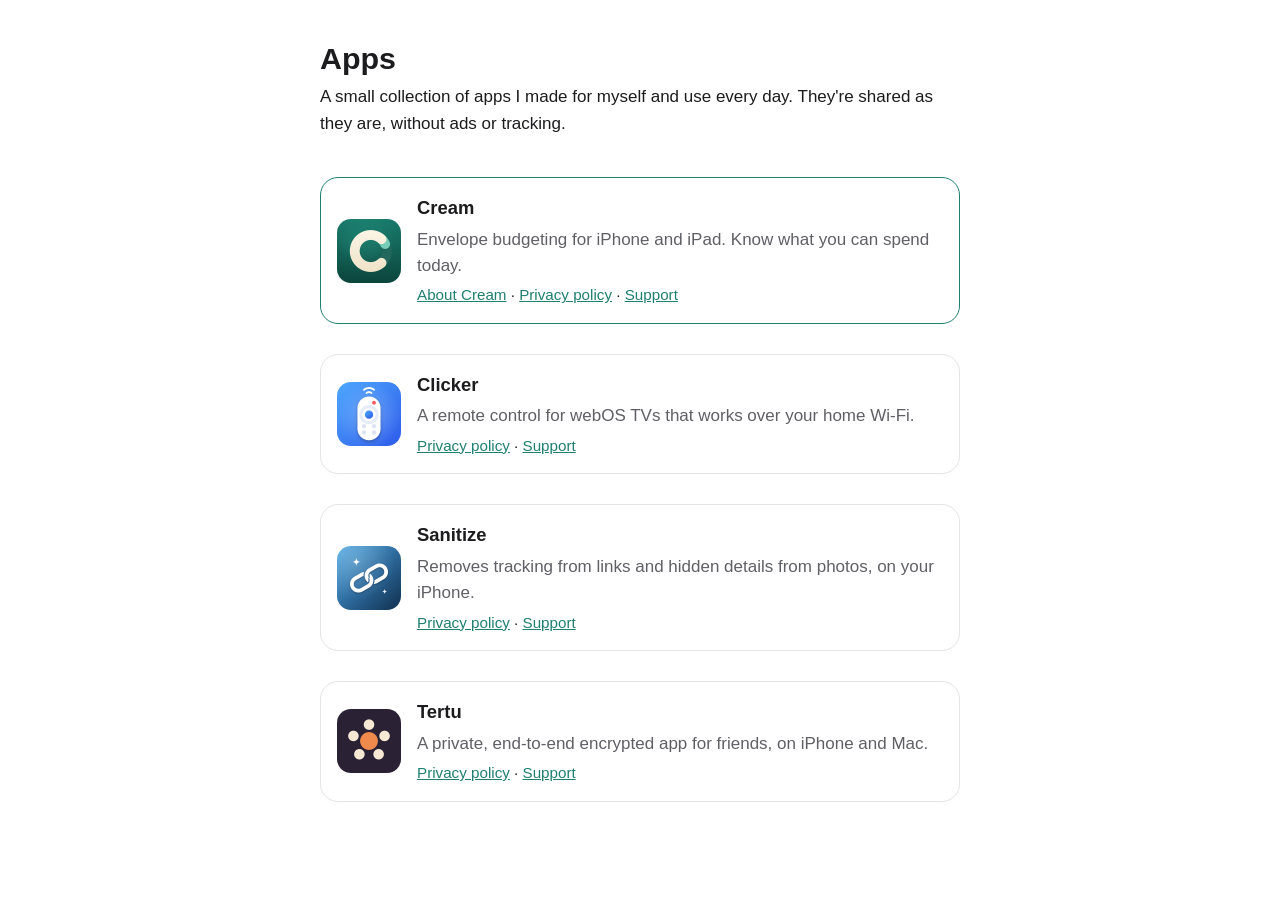
<file: index.html>
<!doctype html>
<html lang="en">
<head>
<meta charset="utf-8">
<meta name="viewport" content="width=device-width, initial-scale=1">
<title>Apps</title>
<link rel="stylesheet" href="style.css">
</head>
<body>
<main>
<h1>Apps</h1>
<p>A small collection of apps I made for myself and use every day. They're shared as they are, without ads or tracking.</p>

<ul class="apps">
  <li class="app featured">
    <img src="assets/icons/cream.png" alt="">
    <h2><a href="cream/">Cream</a></h2>
    <p class="meta">Envelope budgeting for iPhone and iPad. Know what you can spend today.</p>
    <p class="links"><a href="cream/">About Cream</a> · <a href="cream/privacy/">Privacy policy</a> · <a href="cream/support/">Support</a></p>
  </li>
  <li class="app">
    <img src="assets/icons/clicker.png" alt="">
    <h2>Clicker</h2>
    <p class="meta">A remote control for webOS TVs that works over your home Wi‑Fi.</p>
    <p class="links"><a href="tv-remote/privacy/">Privacy policy</a> · <a href="tv-remote/support/">Support</a></p>
  </li>
  <li class="app">
    <img src="assets/icons/sanitize.png" alt="">
    <h2>Sanitize</h2>
    <p class="meta">Removes tracking from links and hidden details from photos, on your iPhone.</p>
    <p class="links"><a href="clean-share/privacy/">Privacy policy</a> · <a href="clean-share/support/">Support</a></p>
  </li>
  <li class="app">
    <img src="assets/icons/tertu.png" alt="">
    <h2>Tertu</h2>
    <p class="meta">A private, end-to-end encrypted app for friends, on iPhone and Mac.</p>
    <p class="links"><a href="tertu/privacy/">Privacy policy</a> · <a href="tertu/support/">Support</a></p>
  </li>
</ul>
</main>
</body>
</html>
</file>
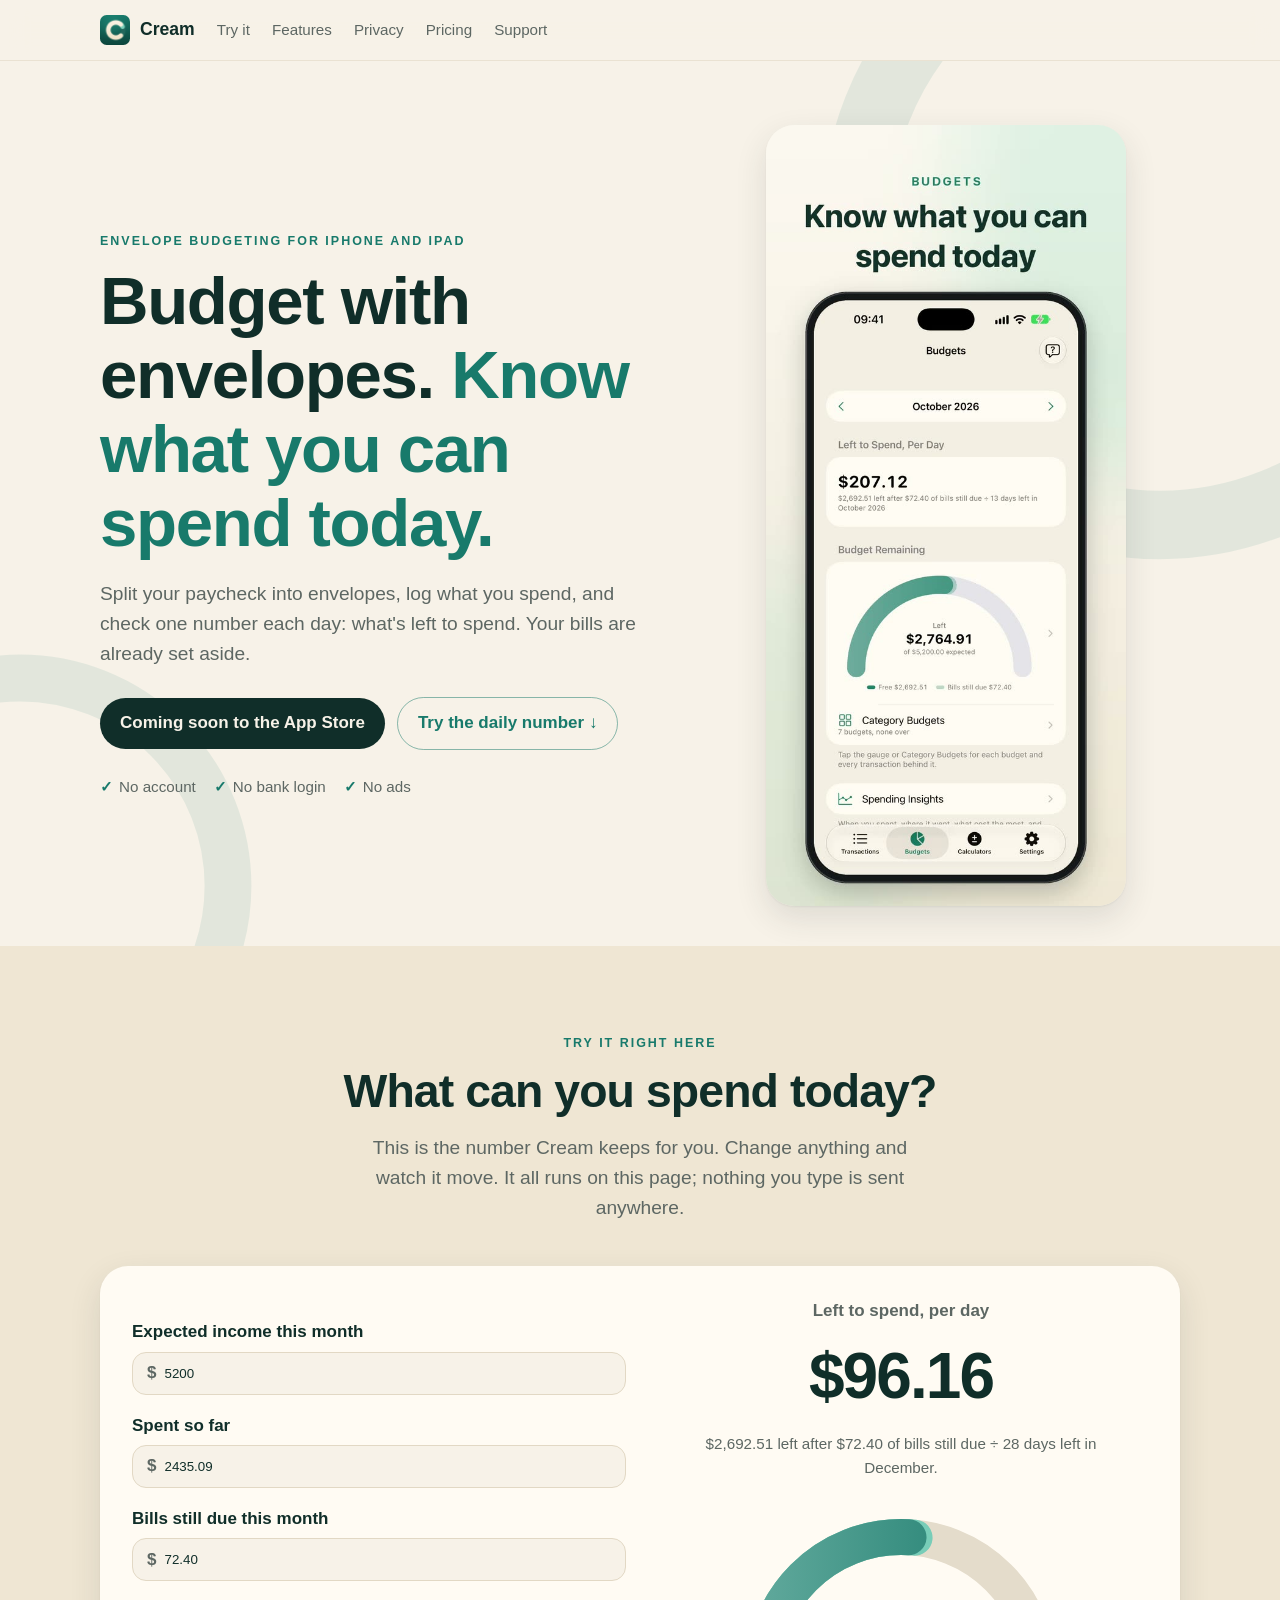
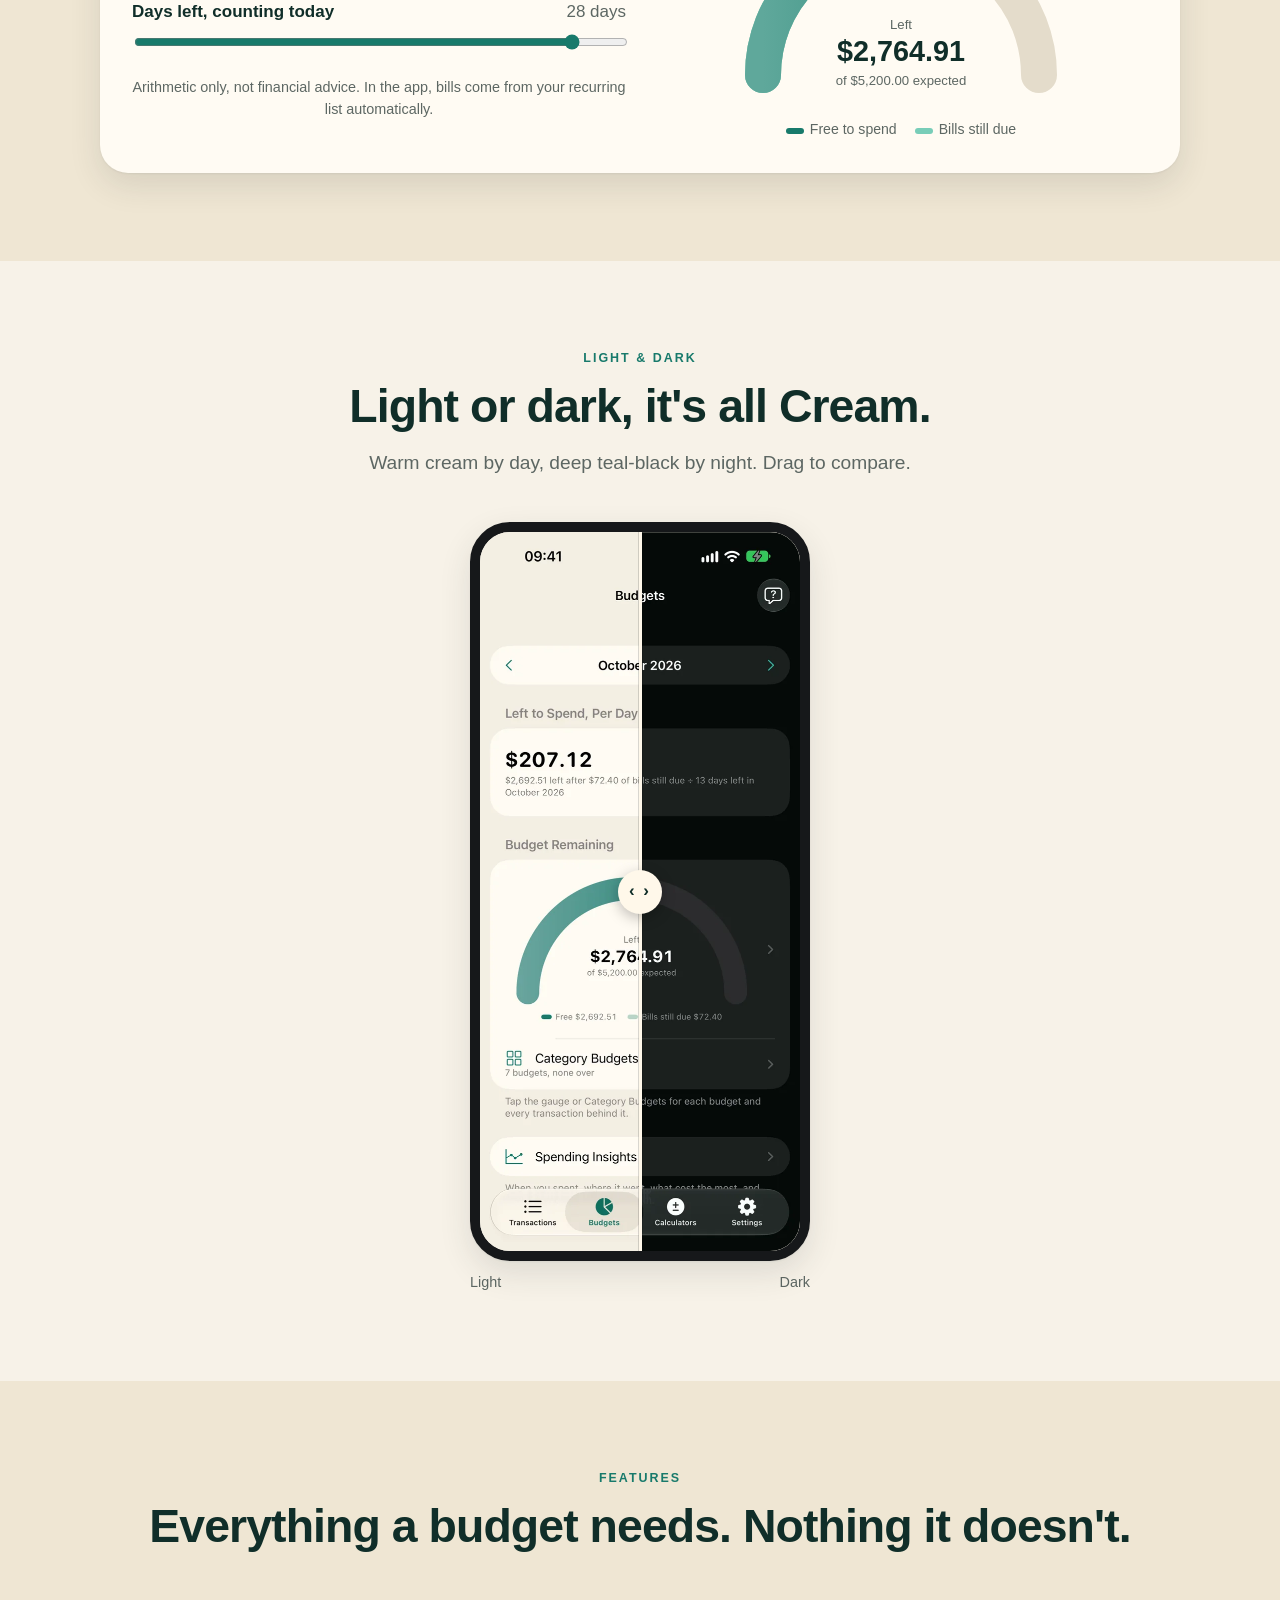
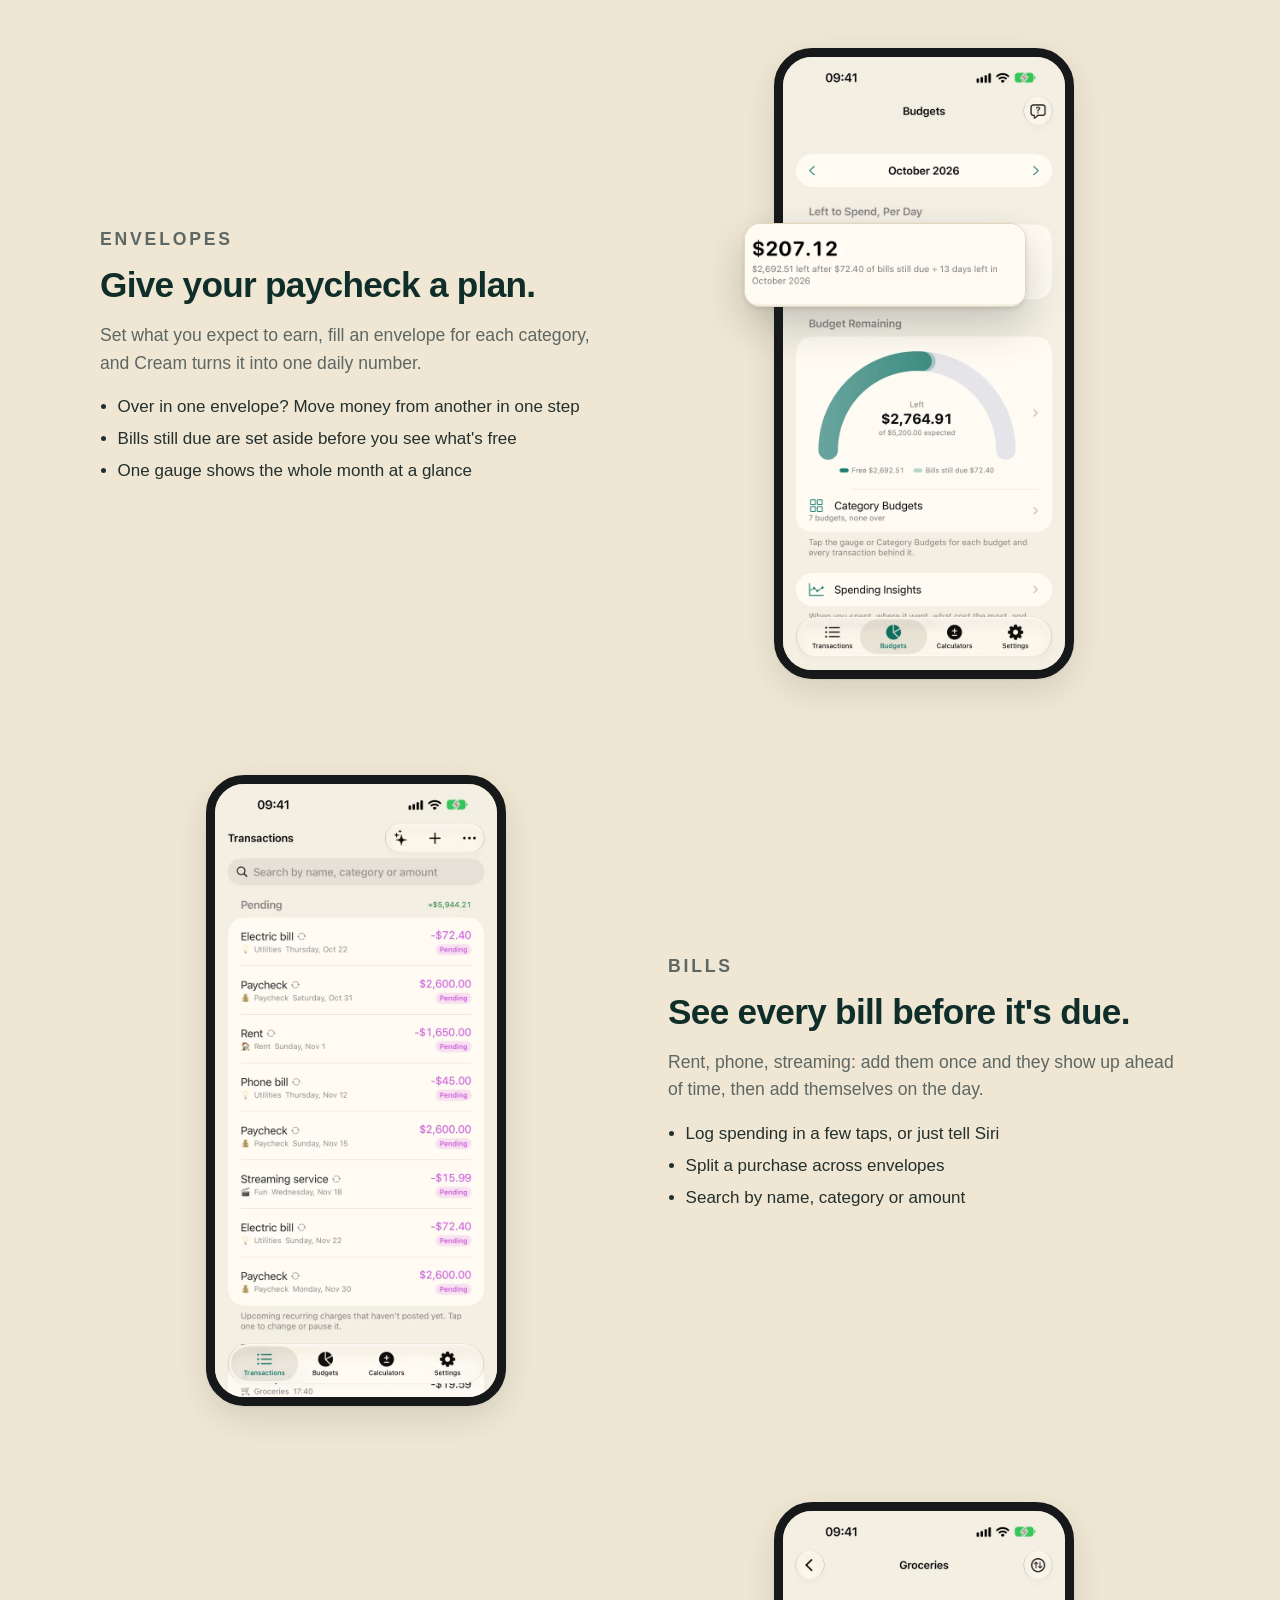
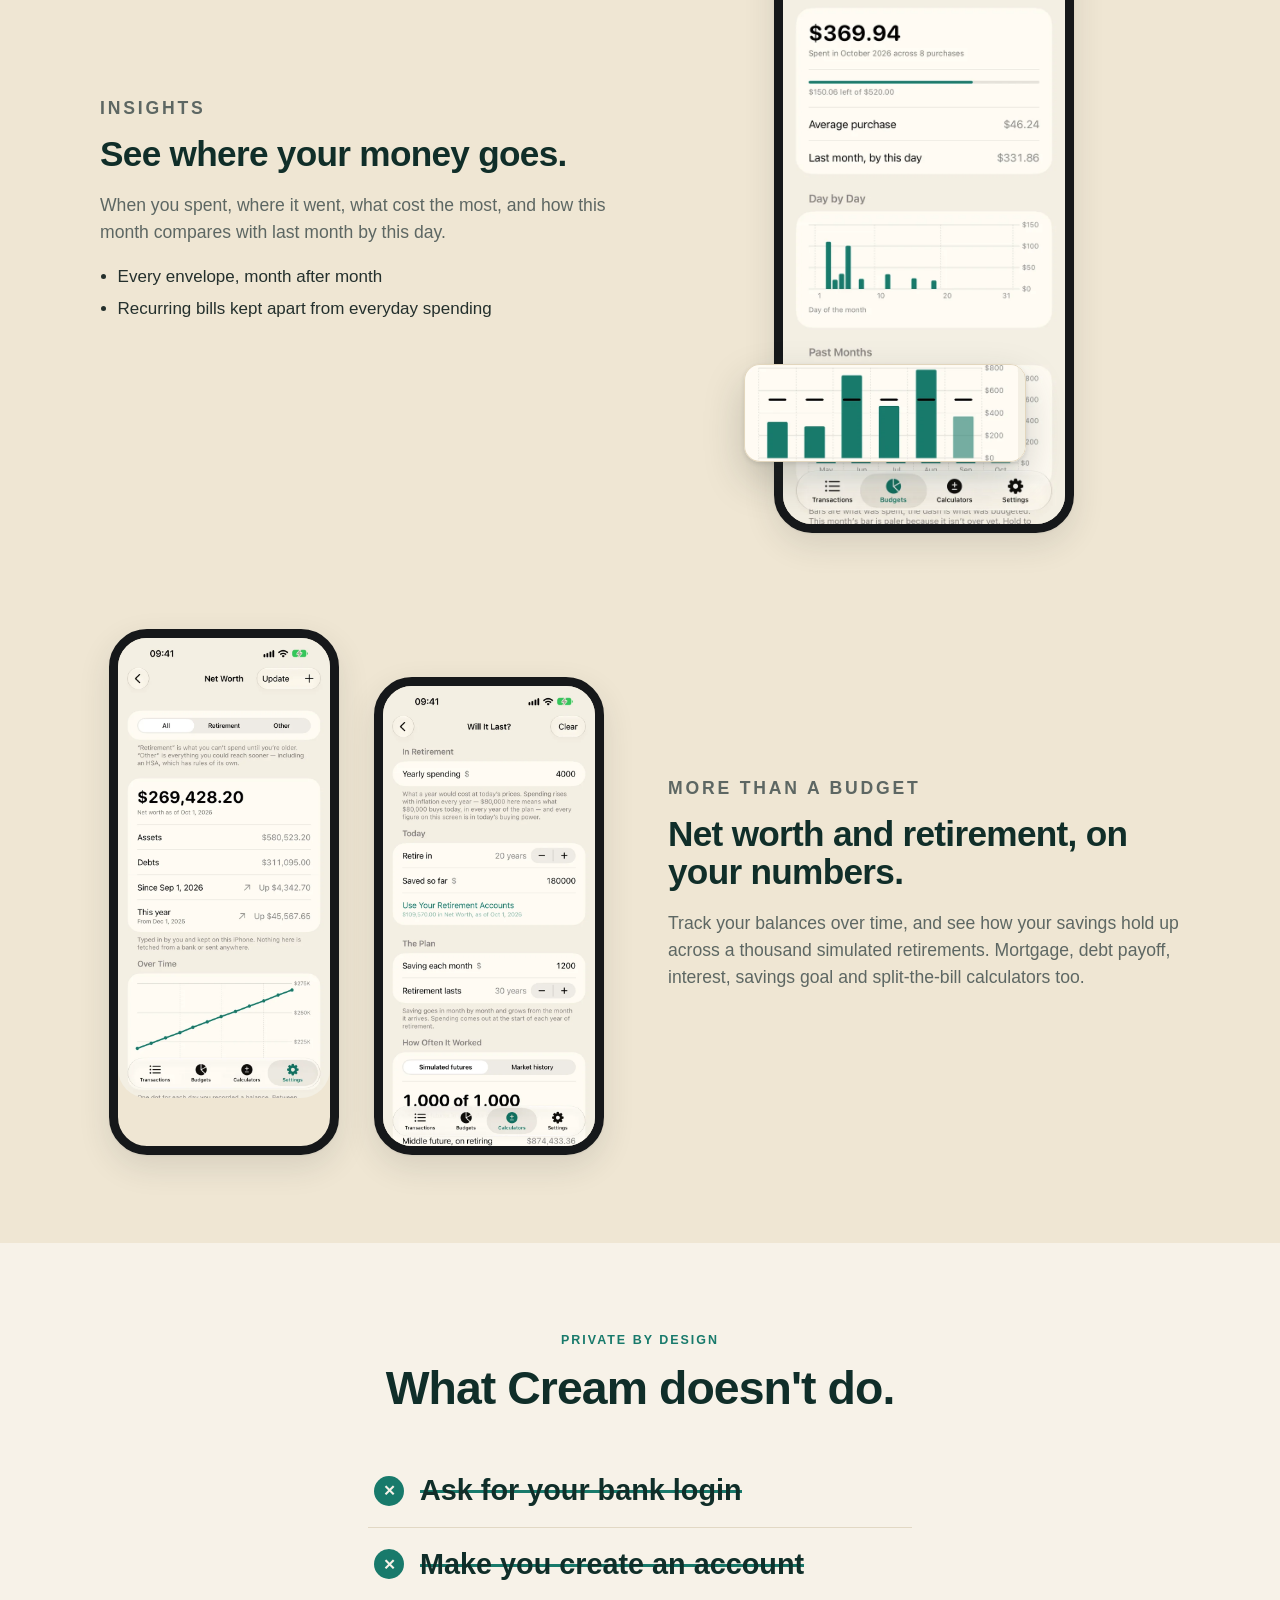
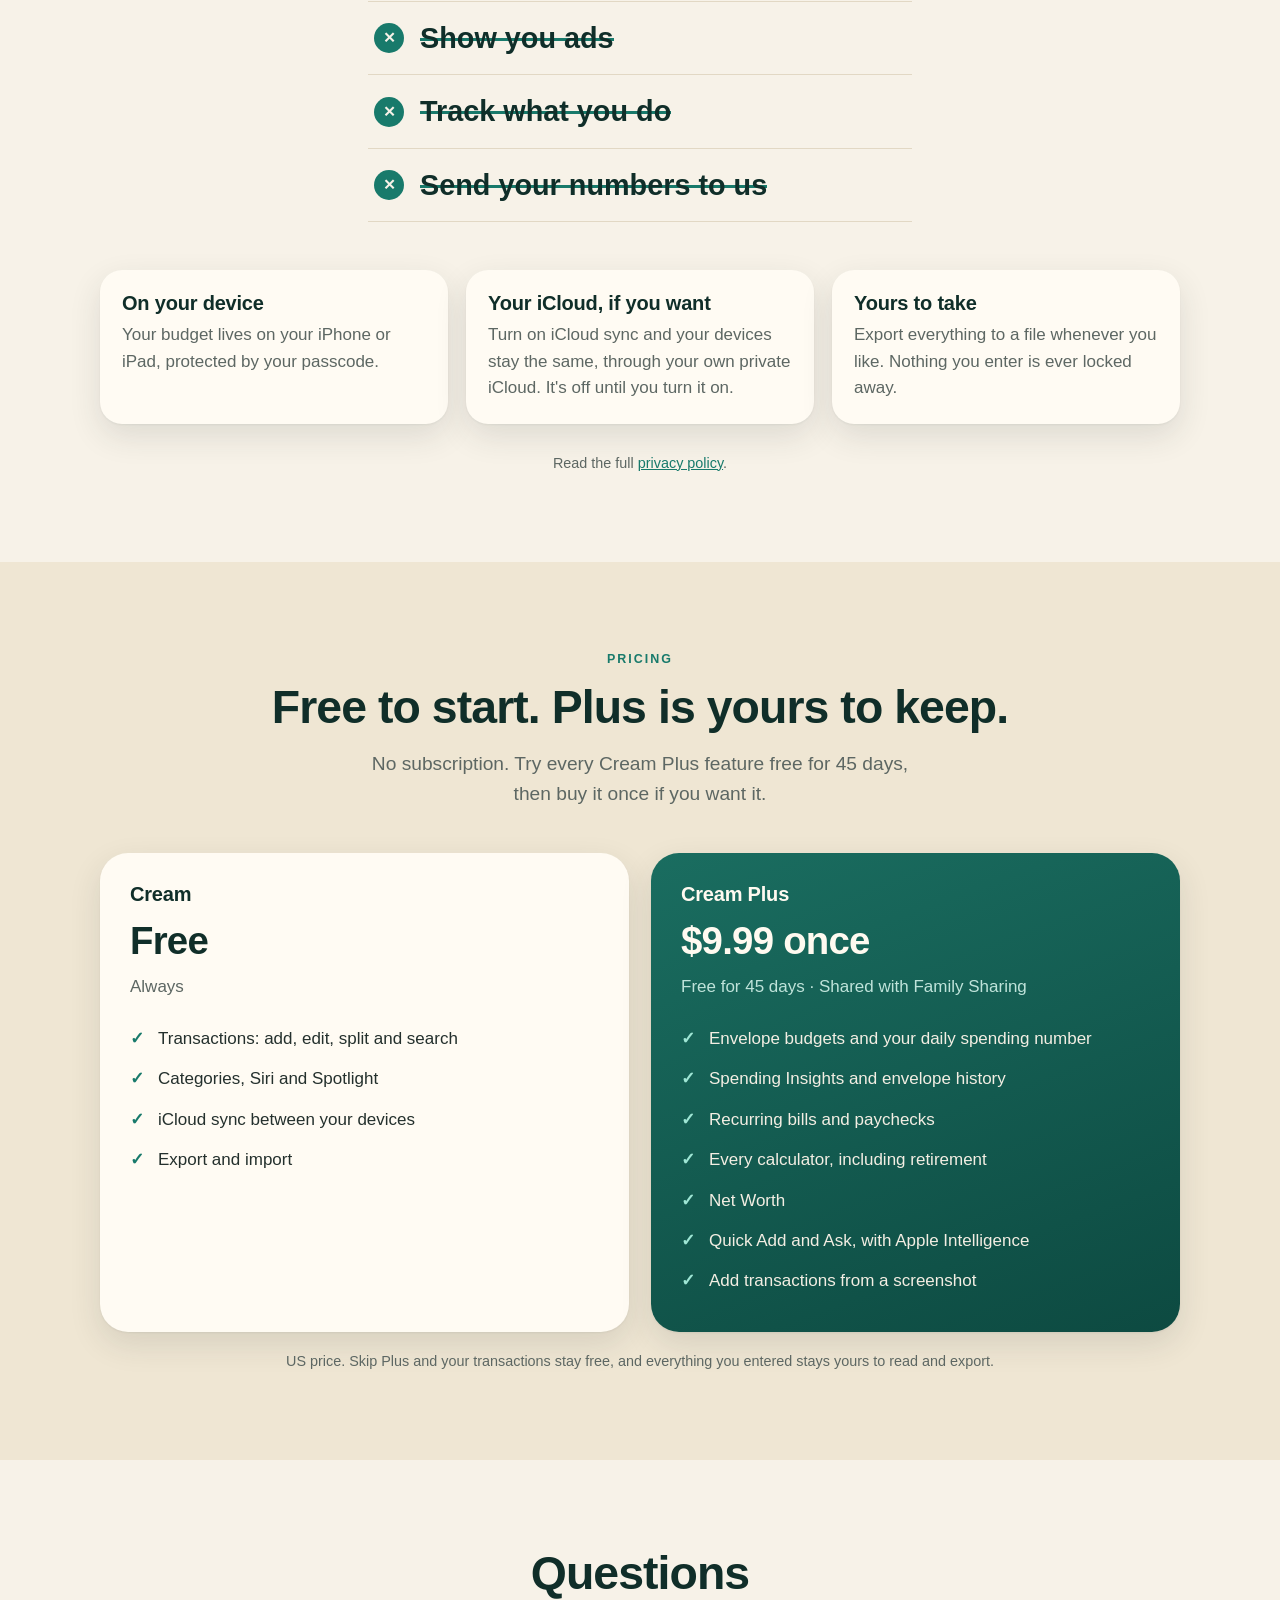
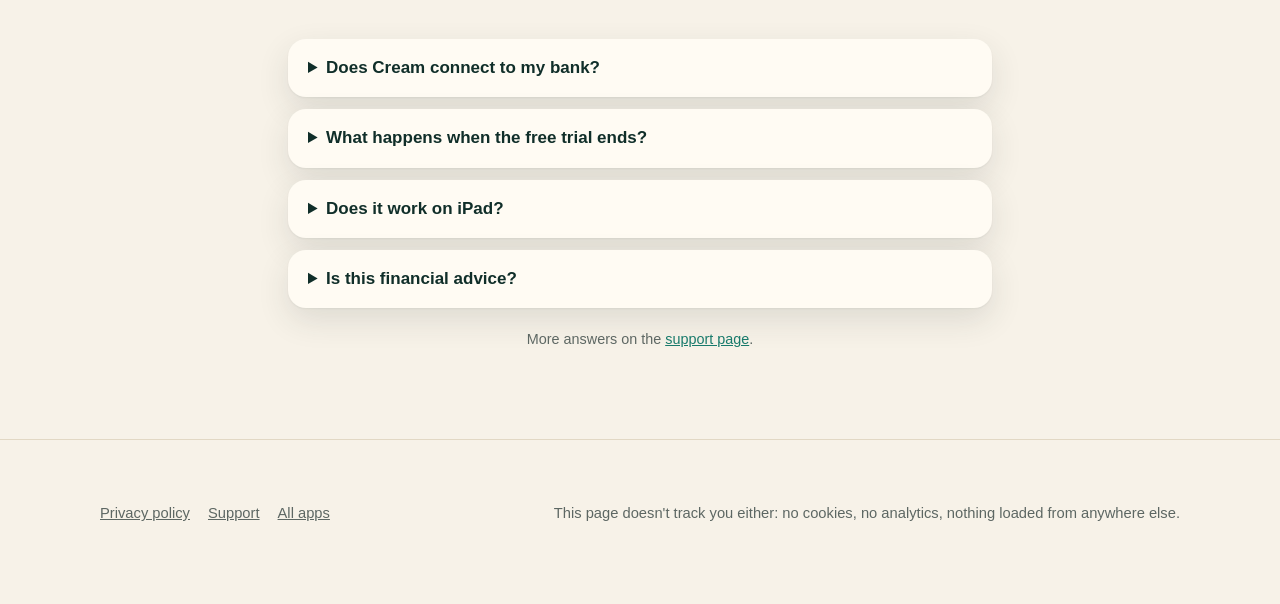
<file: cream/index.html>
<!doctype html>
<html lang="en">
<head>
<meta charset="utf-8">
<meta name="viewport" content="width=device-width, initial-scale=1">
<title>Cream: Envelope Budget Planner</title>
<meta name="description" content="Envelope budgeting for iPhone and iPad. Split your paycheck into envelopes and see exactly what you can spend today. No account, no bank login, no ads.">
<meta name="theme-color" content="#f7f2e8" media="(prefers-color-scheme: light)">
<meta name="theme-color" content="#07110f" media="(prefers-color-scheme: dark)">
<meta property="og:type" content="website">
<meta property="og:title" content="Cream: Envelope Budget Planner">
<meta property="og:description" content="Split your paycheck into envelopes and see exactly what you can spend today. No account. No bank login. No ads.">
<meta property="og:url" content="https://gagehansberry.github.io/cream/">
<meta property="og:image" content="https://gagehansberry.github.io/cream/assets/og.png">
<meta property="og:image:width" content="1200">
<meta property="og:image:height" content="630">
<meta name="twitter:card" content="summary_large_image">
<link rel="icon" type="image/png" href="assets/favicon.png">
<link rel="apple-touch-icon" href="assets/apple-touch-icon.png">
<link rel="stylesheet" href="cream.css">
<script src="cream.js" defer></script>
</head>
<body>

<header class="nav">
  <div class="wrap">
    <a class="brand" href="./"><img src="assets/icon-512.png" alt="">Cream</a>
    <nav aria-label="Page">
      <ul>
        <li class="optional"><a href="#try">Try it</a></li>
        <li class="optional"><a href="#features">Features</a></li>
        <li><a href="#privacy">Privacy</a></li>
        <li><a href="#pricing">Pricing</a></li>
        <li><a href="support/">Support</a></li>
      </ul>
    </nav>
  </div>
</header>

<main>

<section class="hero">
  <div class="rings" aria-hidden="true">
    <svg width="760" height="760" viewBox="0 0 100 100" style="right:-260px;top:-220px"><circle cx="50" cy="50" r="40" fill="none" stroke="currentColor" stroke-width="9"/></svg>
    <svg width="520" height="520" viewBox="0 0 100 100" style="left:-240px;bottom:-200px"><circle cx="50" cy="50" r="40" fill="none" stroke="currentColor" stroke-width="9"/></svg>
  </div>
  <div class="wrap">
    <div>
      <p class="eyebrow">Envelope budgeting for iPhone and iPad</p>
      <h1>Budget with envelopes. <span>Know what you can spend today.</span></h1>
      <p class="lead">Split your paycheck into envelopes, log what you spend, and check one number each day: what's left to spend. Your bills are already set aside.</p>
      <div class="cta">
        <span class="pill solid">Coming soon to the App Store</span>
        <a class="pill ghost" href="#try">Try the daily number ↓</a>
      </div>
      <ul class="trust">
        <li>No account</li>
        <li>No bank login</li>
        <li>No ads</li>
      </ul>
    </div>
    <div class="hero-video">
      <video src="assets/preview.mp4" poster="assets/preview-poster.jpg" autoplay muted loop playsinline preload="metadata" width="590" height="1280"
        aria-label="Cream in use: Budgets, category history, upcoming bills, the retirement calculator and net worth"></video>
    </div>
  </div>
</section>

<section id="try" class="alt">
  <div class="wrap center">
    <p class="eyebrow reveal">Try it right here</p>
    <h2 class="reveal">What can you spend today?</h2>
    <p class="lead reveal">This is the number Cream keeps for you. Change anything and watch it move. It all runs on this page; nothing you type is sent anywhere.</p>

    <form id="demo" class="demo reveal" autocomplete="off">
      <div class="inputs">
        <div class="field">
          <label for="income">Expected income this month</label>
          <div class="money"><span>$</span><input id="income" inputmode="decimal" value="5200"></div>
        </div>
        <div class="field">
          <label for="spent">Spent so far</label>
          <div class="money"><span>$</span><input id="spent" inputmode="decimal" value="2435.09"></div>
        </div>
        <div class="field">
          <label for="bills">Bills still due this month</label>
          <div class="money"><span>$</span><input id="bills" inputmode="decimal" value="72.40"></div>
        </div>
        <div class="field">
          <label for="days">Days left, counting today <output id="days-out" for="days"></output></label>
          <input id="days" type="range" min="1" max="31" step="1" value="13">
        </div>
        <p class="note">Arithmetic only, not financial advice. In the app, bills come from your recurring list automatically.</p>
      </div>
      <div class="gauge-card" aria-live="polite">
        <p class="per-day-label">Left to spend, per day</p>
        <p class="per-day" id="per-day">$0.00</p>
        <p class="explain" id="explain"></p>
        <svg class="gauge" viewBox="0 0 300 175" role="img" aria-label="Budget remaining gauge">
          <defs>
            <linearGradient id="g-teal" x1="0" x2="1" y1="0" y2="0">
              <stop offset="0" stop-color="#5fa89b"/><stop offset="1" stop-color="#187a6b"/>
            </linearGradient>
          </defs>
          <path d="M 35 150 A 115 115 0 0 1 265 150" fill="none" stroke="var(--track)" stroke-width="30" stroke-linecap="round"/>
          <path id="arc-bills" class="arc" d="M 35 150 A 115 115 0 0 1 265 150" pathLength="100" fill="none" stroke="var(--mint)" stroke-width="30" stroke-linecap="round" stroke-dasharray="0 100"/>
          <path id="arc-free" class="arc" d="M 35 150 A 115 115 0 0 1 265 150" pathLength="100" fill="none" stroke="url(#g-teal)" stroke-width="30" stroke-linecap="round" stroke-dasharray="0 100"/>
          <text x="150" y="112" text-anchor="middle" class="small">Left</text>
          <text id="g-left" x="150" y="138" text-anchor="middle" font-size="24" font-weight="800">$0.00</text>
          <text id="g-of" x="150" y="158" text-anchor="middle" class="small"></text>
        </svg>
        <div class="legend"><span><i style="background:var(--teal)"></i>Free to spend</span><span><i style="background:var(--mint)"></i>Bills still due</span></div>
      </div>
    </form>
  </div>
</section>

<section>
  <div class="wrap center">
    <p class="eyebrow reveal">Light &amp; dark</p>
    <h2 class="reveal">Light or dark, it's all Cream.</h2>
    <p class="lead reveal">Warm cream by day, deep teal-black by night. Drag to compare.</p>
    <div class="compare reveal">
      <img src="assets/budgets.webp" alt="Cream's Budgets screen in light mode" width="660" height="1434">
      <img class="dark" src="assets/budgets-dark.webp" alt="The same screen in dark mode" width="660" height="1434">
      <div class="handle" aria-hidden="true"></div>
      <label class="sr-only" for="compare-range">Reveal dark mode</label>
      <input id="compare-range" type="range" min="0" max="100" value="50">
    </div>
    <div class="compare-labels"><span>Light</span><span>Dark</span></div>
  </div>
</section>

<section id="features" class="alt">
  <div class="wrap">
    <div class="center">
      <p class="eyebrow reveal">Features</p>
      <h2 class="reveal">Everything a budget needs. Nothing it doesn't.</h2>
    </div>

    <div class="feature">
      <div class="copy reveal">
        <p class="eyebrow">Envelopes</p>
        <h3>Give your paycheck a plan.</h3>
        <p>Set what you expect to earn, fill an envelope for each category, and Cream turns it into one daily number.</p>
        <ul>
          <li>Over in one envelope? Move money from another in one step</li>
          <li>Bills still due are set aside before you see what's free</li>
          <li>One gauge shows the whole month at a glance</li>
        </ul>
      </div>
      <div class="reveal"><div class="phone"><img src="assets/budgets.webp" alt="Budgets screen with the per-day number and the gauge" width="660" height="1434" loading="lazy"><img class="callout" style="top:27%" src="assets/callout-budgets.webp" alt="" loading="lazy"></div></div>
    </div>

    <div class="feature flip">
      <div class="copy reveal">
        <p class="eyebrow">Bills</p>
        <h3>See every bill before it's due.</h3>
        <p>Rent, phone, streaming: add them once and they show up ahead of time, then add themselves on the day.</p>
        <ul>
          <li>Log spending in a few taps, or just tell Siri</li>
          <li>Split a purchase across envelopes</li>
          <li>Search by name, category or amount</li>
        </ul>
      </div>
      <div class="reveal"><div class="phone"><img src="assets/transactions.webp" alt="Transactions with upcoming bills marked Pending" width="660" height="1434" loading="lazy"></div></div>
    </div>

    <div class="feature">
      <div class="copy reveal">
        <p class="eyebrow">Insights</p>
        <h3>See where your money goes.</h3>
        <p>When you spent, where it went, what cost the most, and how this month compares with last month by this day.</p>
        <ul>
          <li>Every envelope, month after month</li>
          <li>Recurring bills kept apart from everyday spending</li>
        </ul>
      </div>
      <div class="reveal"><div class="phone"><img src="assets/category.webp" alt="One category's spending by day and over past months" width="660" height="1434" loading="lazy"><img class="callout" style="top:74%" src="assets/callout-category.webp" alt="" loading="lazy"></div></div>
    </div>

    <div class="feature flip">
      <div class="copy reveal">
        <p class="eyebrow">More than a budget</p>
        <h3>Net worth and retirement, on your numbers.</h3>
        <p>Track your balances over time, and see how your savings hold up across a thousand simulated retirements. Mortgage, debt payoff, interest, savings goal and split-the-bill calculators too.</p>
      </div>
      <div class="reveal pair">
        <div class="phone"><img src="assets/networth.webp" alt="Net Worth with a rising line" width="660" height="1434" loading="lazy"></div>
        <div class="phone"><img src="assets/willitlast.webp" alt="Will It Last? retirement calculator" width="660" height="1434" loading="lazy"></div>
      </div>
    </div>
  </div>
</section>

<section id="privacy">
  <div class="wrap center">
    <p class="eyebrow reveal">Private by design</p>
    <h2 class="reveal">What Cream doesn't do.</h2>
    <ul class="nots">
      <li><span>Ask for your bank login</span></li>
      <li><span>Make you create an account</span></li>
      <li><span>Show you ads</span></li>
      <li><span>Track what you do</span></li>
      <li><span>Send your numbers to us</span></li>
    </ul>
    <div class="does">
      <div class="reveal"><h3>On your device</h3><p>Your budget lives on your iPhone or iPad, protected by your passcode.</p></div>
      <div class="reveal"><h3>Your iCloud, if you want</h3><p>Turn on iCloud sync and your devices stay the same, through your own private iCloud. It's off until you turn it on.</p></div>
      <div class="reveal"><h3>Yours to take</h3><p>Export everything to a file whenever you like. Nothing you enter is ever locked away.</p></div>
    </div>
    <p class="note" style="margin-top:28px">Read the full <a href="privacy/">privacy policy</a>.</p>
  </div>
</section>

<section id="pricing" class="alt">
  <div class="wrap center">
    <p class="eyebrow reveal">Pricing</p>
    <h2 class="reveal">Free to start. Plus is yours to keep.</h2>
    <p class="lead reveal">No subscription. Try every Cream Plus feature free for 45 days, then buy it once if you want it.</p>
    <div class="plans">
      <div class="plan reveal">
        <h3>Cream</h3>
        <p class="price">Free</p>
        <p class="sub">Always</p>
        <ul>
          <li>Transactions: add, edit, split and search</li>
          <li>Categories, Siri and Spotlight</li>
          <li>iCloud sync between your devices</li>
          <li>Export and import</li>
        </ul>
      </div>
      <div class="plan plus reveal">
        <h3>Cream Plus</h3>
        <p class="price">$9.99 once</p>
        <p class="sub">Free for 45 days · Shared with Family Sharing</p>
        <ul>
          <li>Envelope budgets and your daily spending number</li>
          <li>Spending Insights and envelope history</li>
          <li>Recurring bills and paychecks</li>
          <li>Every calculator, including retirement</li>
          <li>Net Worth</li>
          <li>Quick Add and Ask, with Apple Intelligence</li>
          <li>Add transactions from a screenshot</li>
        </ul>
      </div>
    </div>
    <p class="note" style="margin-top:18px">US price. Skip Plus and your transactions stay free, and everything you entered stays yours to read and export.</p>
  </div>
</section>

<section>
  <div class="wrap center">
    <h2 class="reveal">Questions</h2>
    <div class="faq">
      <details><summary>Does Cream connect to my bank?</summary><p>No. You type in or import what you spend, and Cream never asks for a bank login or account number. It can read a screenshot of your bank's app and put the purchases on a list for you to check first.</p></details>
      <details><summary>What happens when the free trial ends?</summary><p>Adding and changing transactions stays free, and everything you entered stays to read and export. Budgets show where things stood the day the trial ended, and recurring bills pause until you buy Plus, when any missed ones are added.</p></details>
      <details><summary>Does it work on iPad?</summary><p>Yes, on iPhone and iPad. With iCloud sync on, both stay the same.</p></details>
      <details><summary>Is this financial advice?</summary><p>No. Cream does arithmetic on the numbers you give it. It doesn't recommend products, move money, or tell you what to do.</p></details>
    </div>
    <p class="note" style="margin-top:20px">More answers on the <a href="support/">support page</a>.</p>
  </div>
</section>

</main>

<footer>
  <div class="wrap">
    <nav aria-label="Footer"><a href="privacy/">Privacy policy</a><a href="support/">Support</a><a href="../">All apps</a></nav>
    <p>This page doesn't track you either: no cookies, no analytics, nothing loaded from anywhere else.</p>
  </div>
</footer>

</body>
</html>
</file>
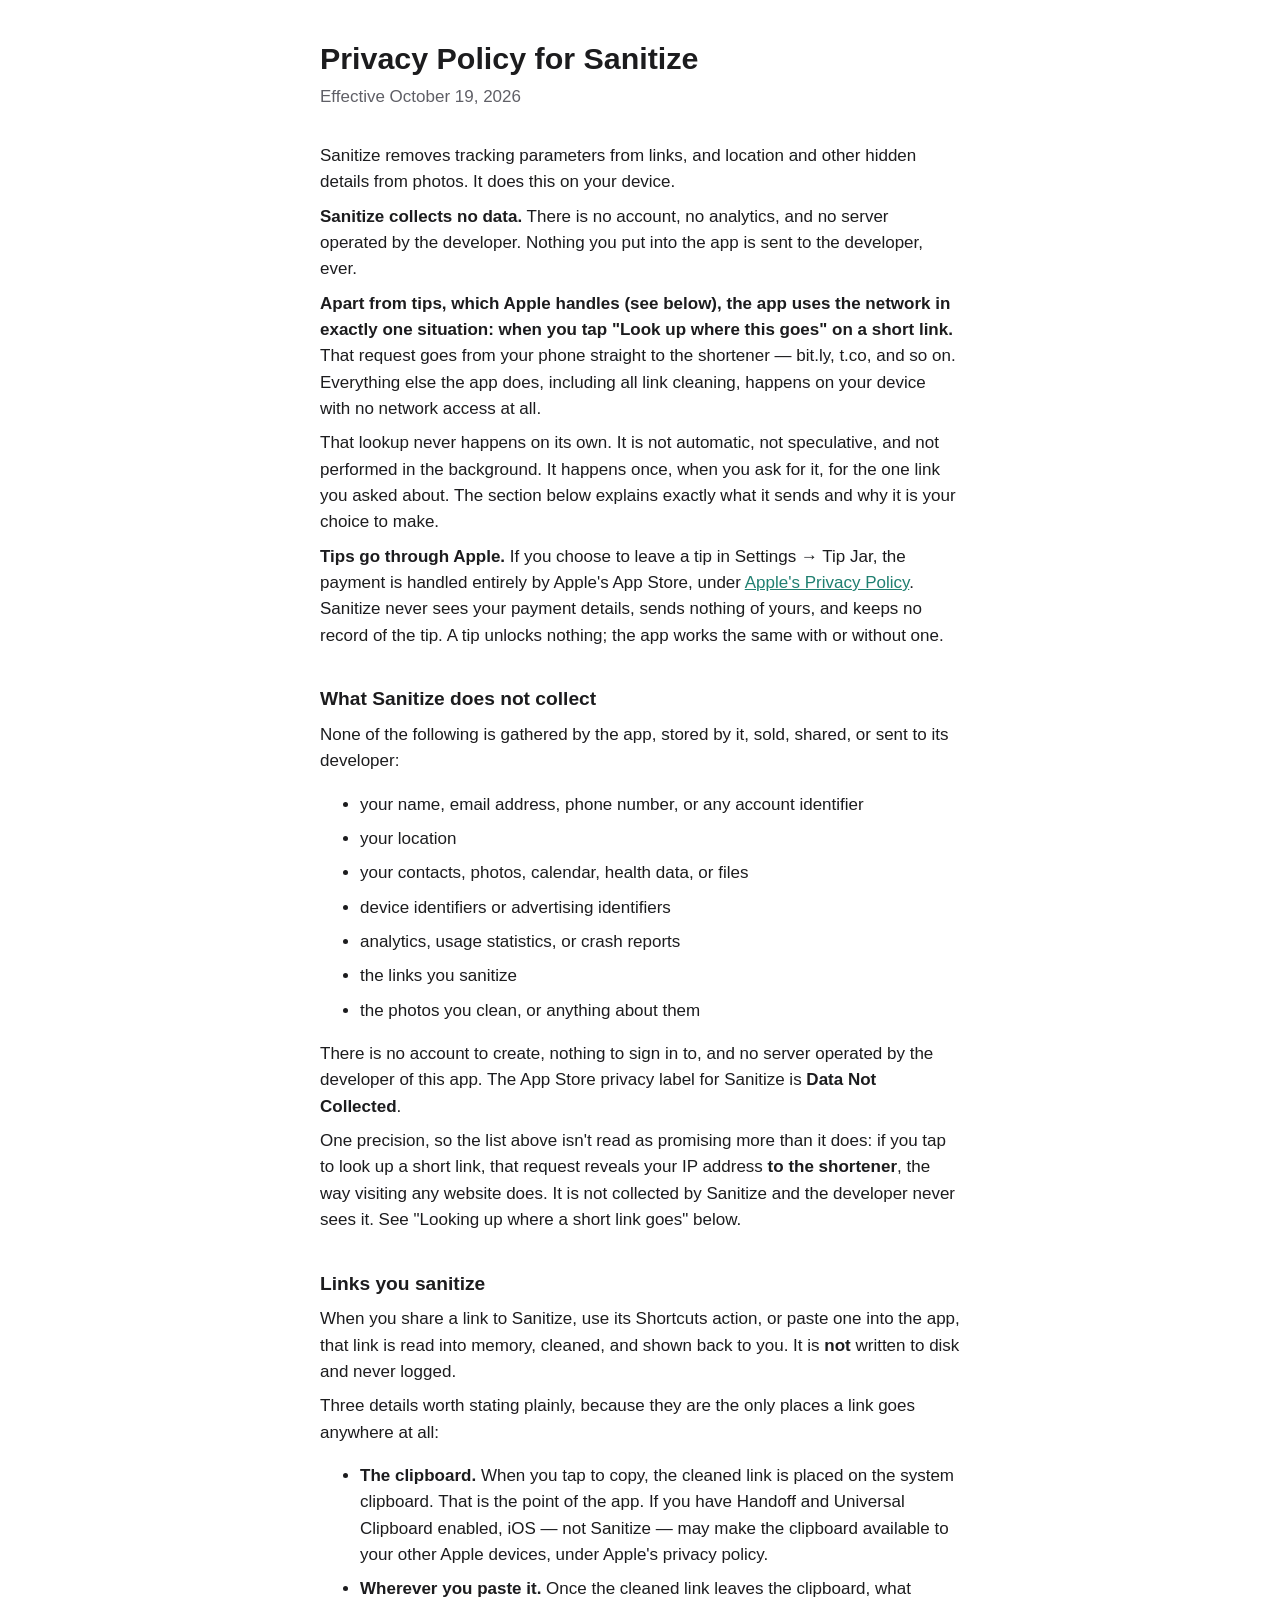
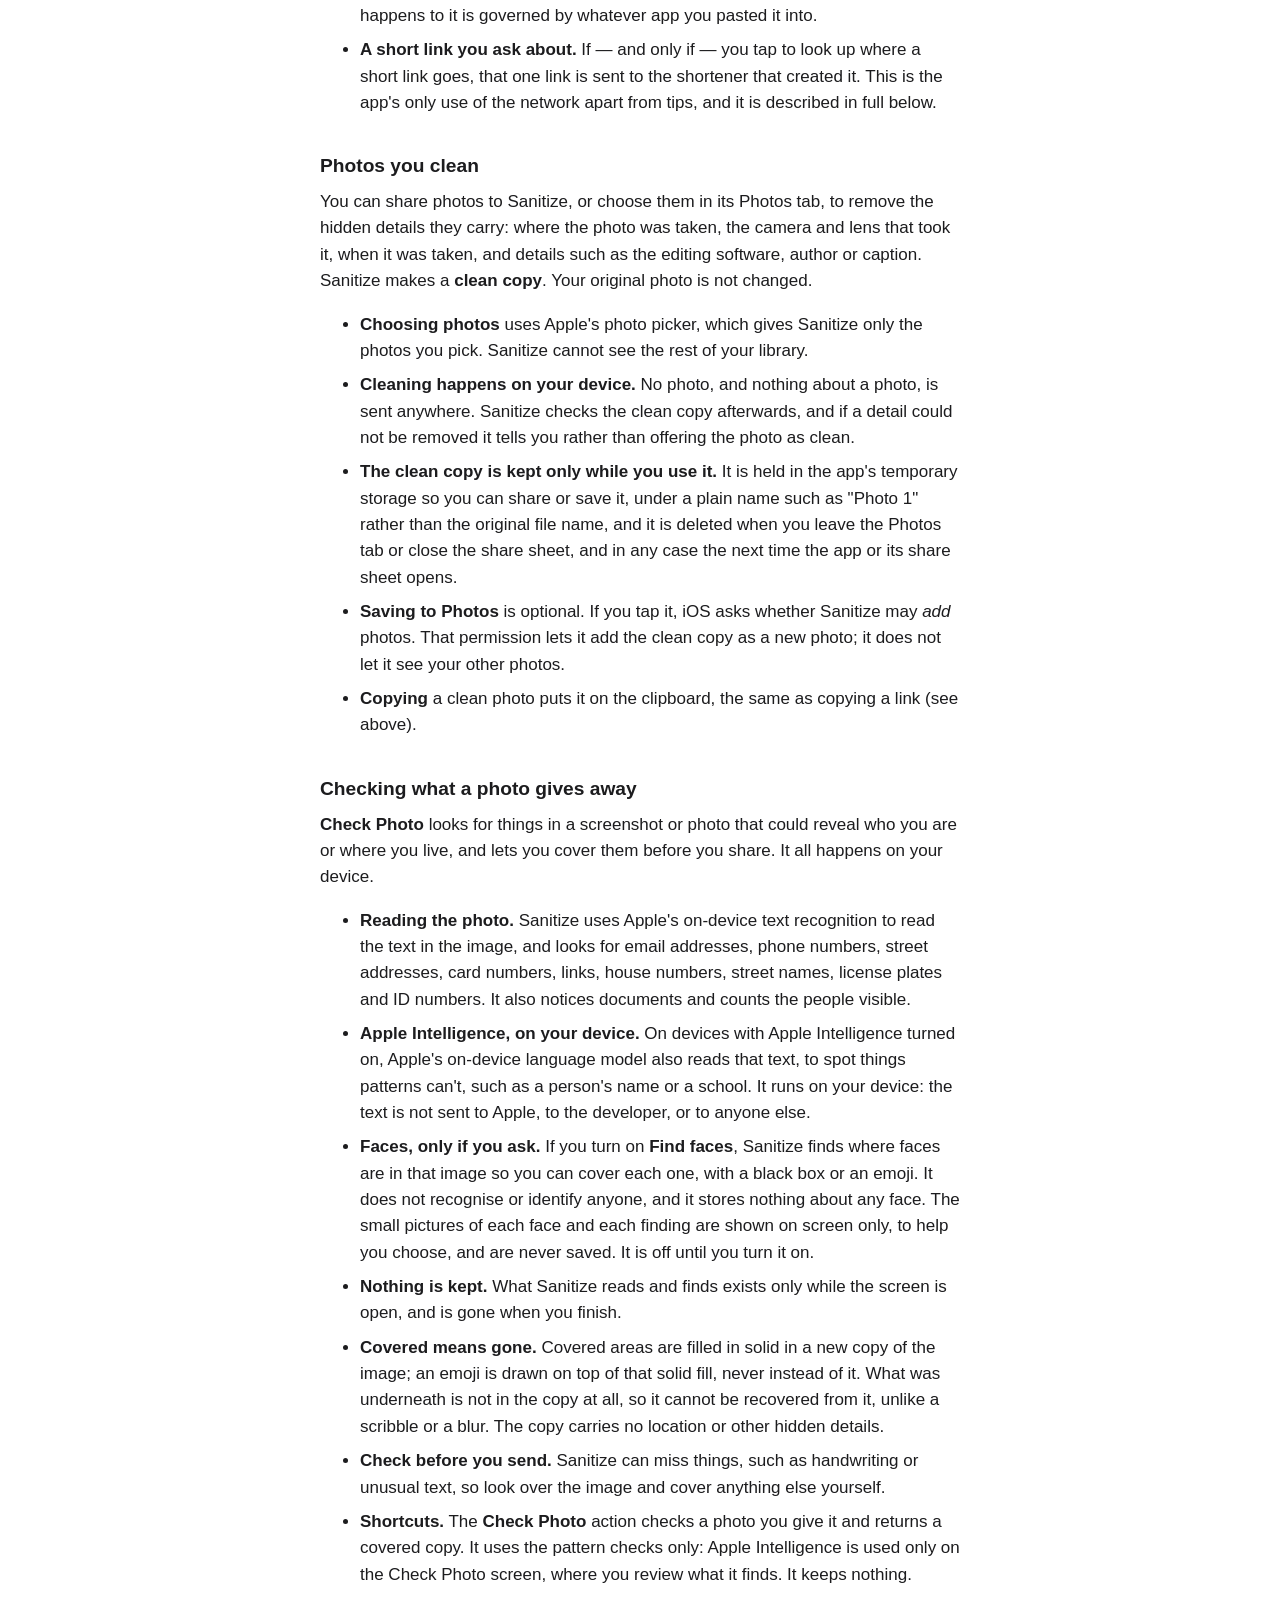
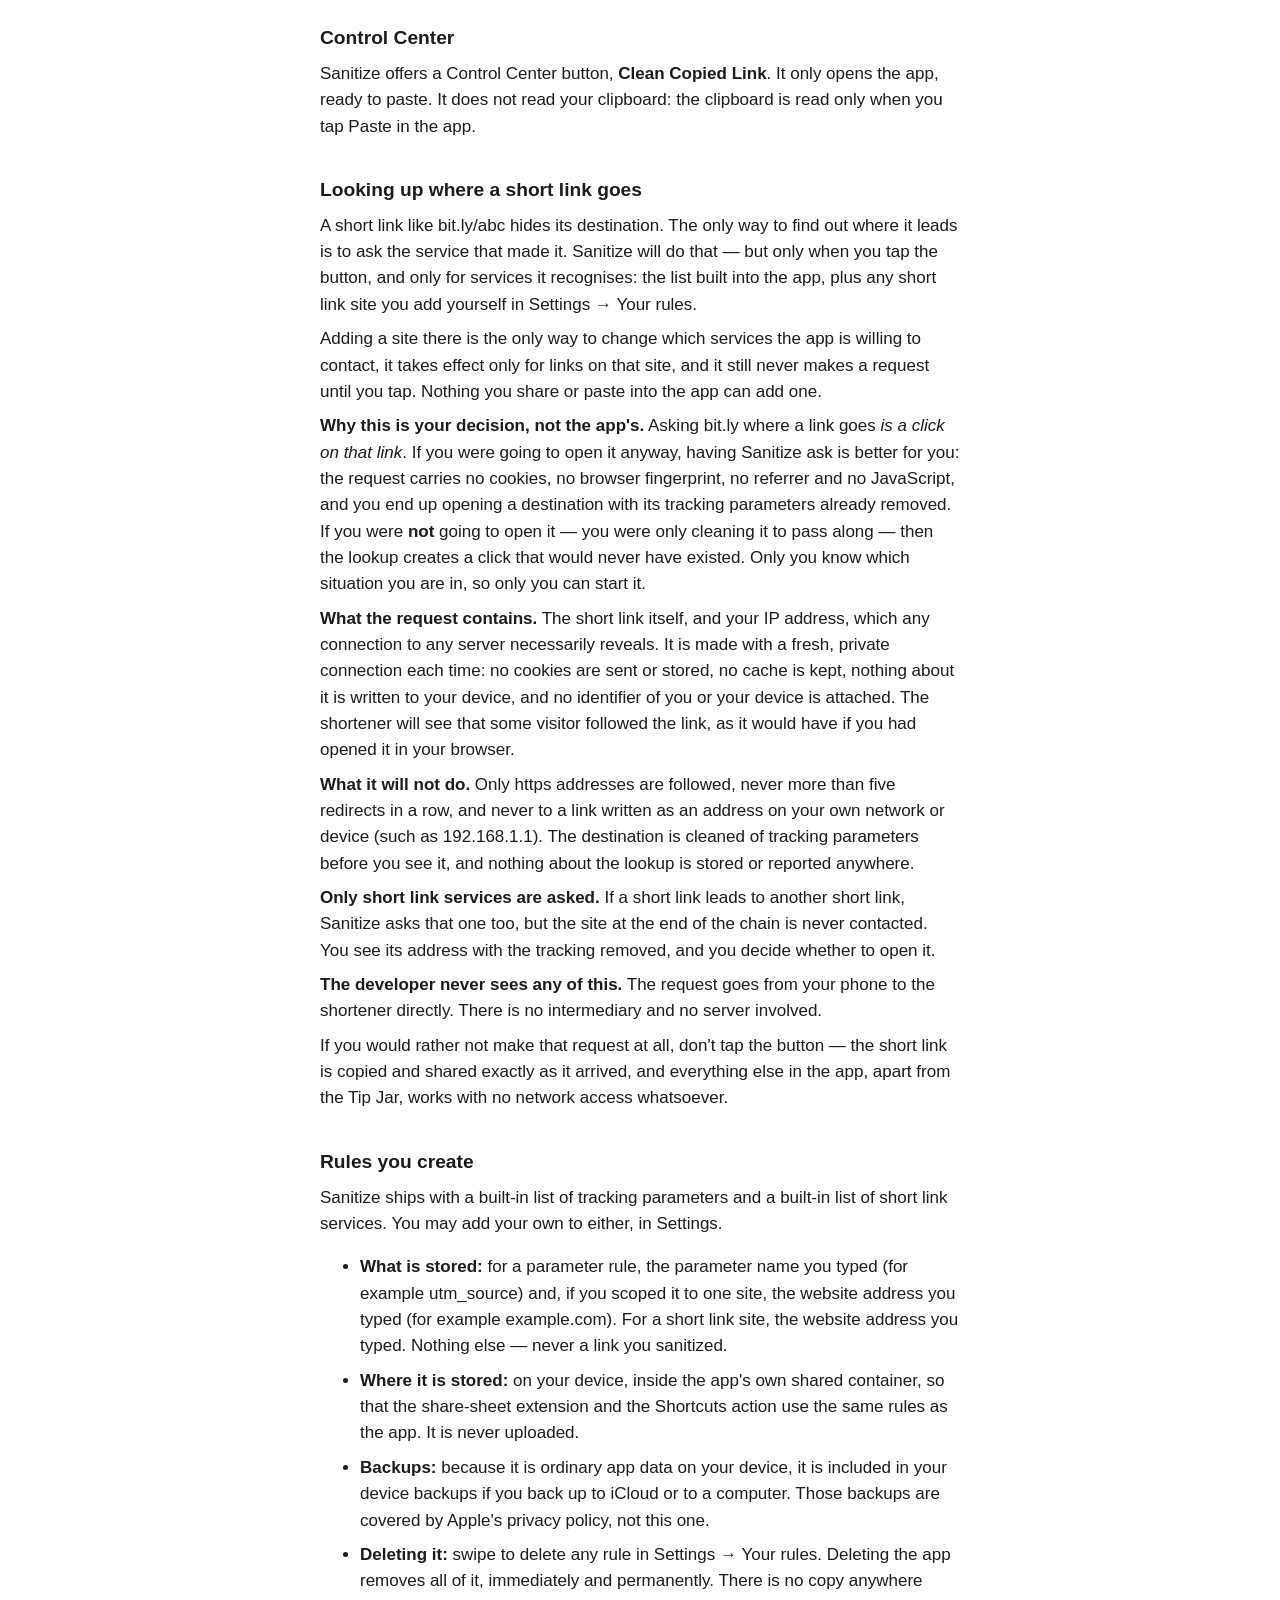
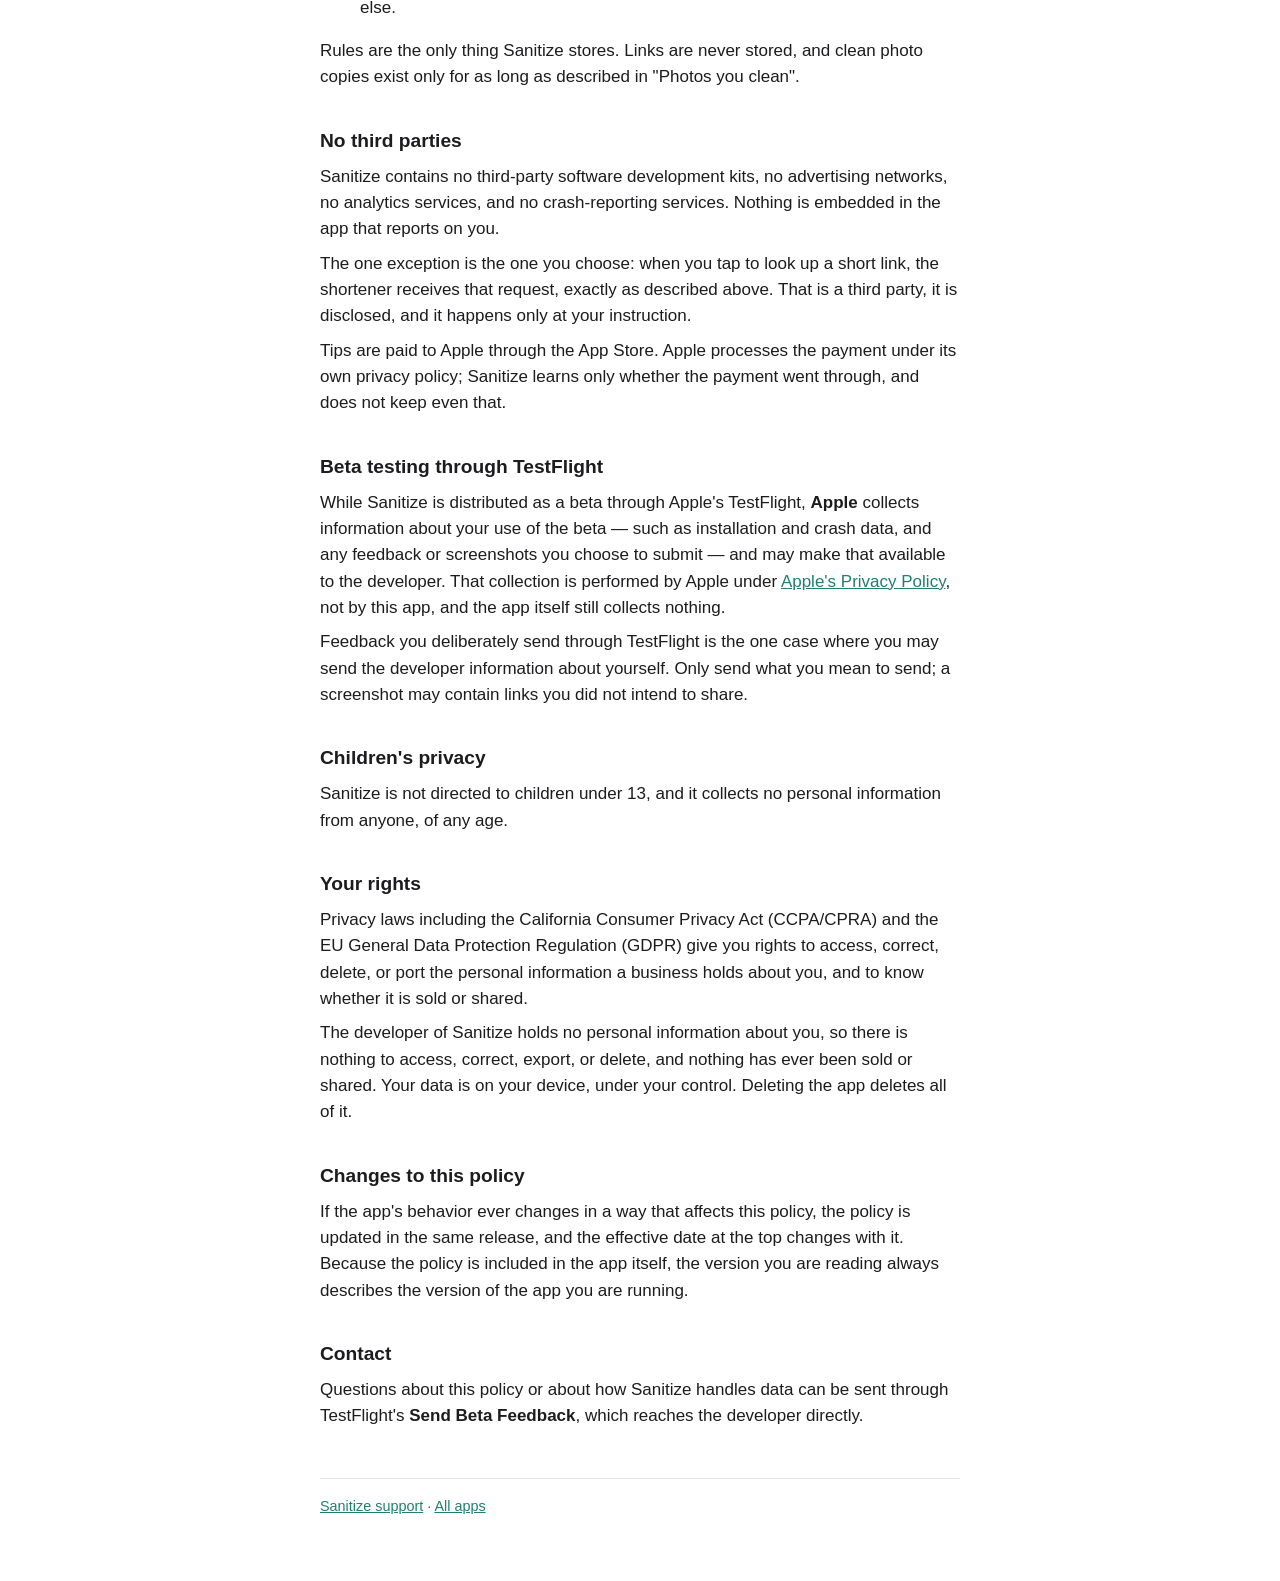
<file: clean-share/privacy/index.html>
<!doctype html>
<html lang="en">
<head>
<meta charset="utf-8">
<meta name="viewport" content="width=device-width, initial-scale=1">
<title>Privacy Policy for Sanitize</title>
<link rel="stylesheet" href="../../style.css">
</head>
<body>
<main>
<h1>Privacy Policy for Sanitize</h1>
<p class="meta">Effective October 19, 2026</p>

<p>Sanitize removes tracking parameters from links, and location and other hidden details from photos. It does this on your device.</p>

<p><strong>Sanitize collects no data.</strong> There is no account, no analytics, and no server operated by the developer. Nothing you put into the app is sent to the developer, ever.</p>

<p><strong>Apart from tips, which Apple handles (see below), the app uses the network in exactly one situation: when you tap "Look up where this goes" on a short link.</strong> That request goes from your phone straight to the shortener — bit.ly, t.co, and so on. Everything else the app does, including all link cleaning, happens on your device with no network access at all.</p>

<p>That lookup never happens on its own. It is not automatic, not speculative, and not performed in the background. It happens once, when you ask for it, for the one link you asked about. The section below explains exactly what it sends and why it is your choice to make.</p>

<p><strong>Tips go through Apple.</strong> If you choose to leave a tip in Settings → Tip Jar, the payment is handled entirely by Apple's App Store, under <a href="https://www.apple.com/legal/privacy/">Apple's Privacy Policy</a>. Sanitize never sees your payment details, sends nothing of yours, and keeps no record of the tip. A tip unlocks nothing; the app works the same with or without one.</p>

<h2>What Sanitize does not collect</h2>

<p>None of the following is gathered by the app, stored by it, sold, shared, or sent to its developer:</p>

<ul>
<li>your name, email address, phone number, or any account identifier</li>
<li>your location</li>
<li>your contacts, photos, calendar, health data, or files</li>
<li>device identifiers or advertising identifiers</li>
<li>analytics, usage statistics, or crash reports</li>
<li>the links you sanitize</li>
<li>the photos you clean, or anything about them</li>
</ul>

<p>There is no account to create, nothing to sign in to, and no server operated by the developer of this app. The App Store privacy label for Sanitize is <strong>Data Not Collected</strong>.</p>

<p>One precision, so the list above isn't read as promising more than it does: if you tap to look up a short link, that request reveals your IP address <strong>to the shortener</strong>, the way visiting any website does. It is not collected by Sanitize and the developer never sees it. See "Looking up where a short link goes" below.</p>

<h2>Links you sanitize</h2>

<p>When you share a link to Sanitize, use its Shortcuts action, or paste one into the app, that link is read into memory, cleaned, and shown back to you. It is <strong>not</strong> written to disk and never logged.</p>

<p>Three details worth stating plainly, because they are the only places a link goes anywhere at all:</p>

<ul>
<li><strong>The clipboard.</strong> When you tap to copy, the cleaned link is placed on the system clipboard. That is the point of the app. If you have Handoff and Universal Clipboard enabled, iOS — not Sanitize — may make the clipboard available to your other Apple devices, under Apple's privacy policy.</li>
<li><strong>Wherever you paste it.</strong> Once the cleaned link leaves the clipboard, what happens to it is governed by whatever app you pasted it into.</li>
<li><strong>A short link you ask about.</strong> If — and only if — you tap to look up where a short link goes, that one link is sent to the shortener that created it. This is the app's only use of the network apart from tips, and it is described in full below.</li>
</ul>

<h2>Photos you clean</h2>

<p>You can share photos to Sanitize, or choose them in its Photos tab, to remove the hidden details they carry: where the photo was taken, the camera and lens that took it, when it was taken, and details such as the editing software, author or caption. Sanitize makes a <strong>clean copy</strong>. Your original photo is not changed.</p>

<ul>
<li><strong>Choosing photos</strong> uses Apple's photo picker, which gives Sanitize only the photos you pick. Sanitize cannot see the rest of your library.</li>
<li><strong>Cleaning happens on your device.</strong> No photo, and nothing about a photo, is sent anywhere. Sanitize checks the clean copy afterwards, and if a detail could not be removed it tells you rather than offering the photo as clean.</li>
<li><strong>The clean copy is kept only while you use it.</strong> It is held in the app's temporary storage so you can share or save it, under a plain name such as "Photo 1" rather than the original file name, and it is deleted when you leave the Photos tab or close the share sheet, and in any case the next time the app or its share sheet opens.</li>
<li><strong>Saving to Photos</strong> is optional. If you tap it, iOS asks whether Sanitize may <em>add</em> photos. That permission lets it add the clean copy as a new photo; it does not let it see your other photos.</li>
<li><strong>Copying</strong> a clean photo puts it on the clipboard, the same as copying a link (see above).</li>
</ul>

<h2>Checking what a photo gives away</h2>

<p><strong>Check Photo</strong> looks for things in a screenshot or photo that could reveal who you are or where you live, and lets you cover them before you share. It all happens on your device.</p>

<ul>
<li><strong>Reading the photo.</strong> Sanitize uses Apple's on-device text recognition to read the text in the image, and looks for email addresses, phone numbers, street addresses, card numbers, links, house numbers, street names, license plates and ID numbers. It also notices documents and counts the people visible.</li>
<li><strong>Apple Intelligence, on your device.</strong> On devices with Apple Intelligence turned on, Apple's on-device language model also reads that text, to spot things patterns can't, such as a person's name or a school. It runs on your device: the text is not sent to Apple, to the developer, or to anyone else.</li>
<li><strong>Faces, only if you ask.</strong> If you turn on <strong>Find faces</strong>, Sanitize finds where faces are in that image so you can cover each one, with a black box or an emoji. It does not recognise or identify anyone, and it stores nothing about any face. The small pictures of each face and each finding are shown on screen only, to help you choose, and are never saved. It is off until you turn it on.</li>
<li><strong>Nothing is kept.</strong> What Sanitize reads and finds exists only while the screen is open, and is gone when you finish.</li>
<li><strong>Covered means gone.</strong> Covered areas are filled in solid in a new copy of the image; an emoji is drawn on top of that solid fill, never instead of it. What was underneath is not in the copy at all, so it cannot be recovered from it, unlike a scribble or a blur. The copy carries no location or other hidden details.</li>
<li><strong>Check before you send.</strong> Sanitize can miss things, such as handwriting or unusual text, so look over the image and cover anything else yourself.</li>
<li><strong>Shortcuts.</strong> The <strong>Check Photo</strong> action checks a photo you give it and returns a covered copy. It uses the pattern checks only: Apple Intelligence is used only on the Check Photo screen, where you review what it finds. It keeps nothing.</li>
</ul>

<h2>Control Center</h2>

<p>Sanitize offers a Control Center button, <strong>Clean Copied Link</strong>. It only opens the app, ready to paste. It does not read your clipboard: the clipboard is read only when you tap Paste in the app.</p>

<h2>Looking up where a short link goes</h2>

<p>A short link like bit.ly/abc hides its destination. The only way to find out where it leads is to ask the service that made it. Sanitize will do that — but only when you tap the button, and only for services it recognises: the list built into the app, plus any short link site you add yourself in Settings → Your rules.</p>

<p>Adding a site there is the only way to change which services the app is willing to contact, it takes effect only for links on that site, and it still never makes a request until you tap. Nothing you share or paste into the app can add one.</p>

<p><strong>Why this is your decision, not the app's.</strong> Asking bit.ly where a link goes <em>is a click on that link</em>. If you were going to open it anyway, having Sanitize ask is better for you: the request carries no cookies, no browser fingerprint, no referrer and no JavaScript, and you end up opening a destination with its tracking parameters already removed. If you were <strong>not</strong> going to open it — you were only cleaning it to pass along — then the lookup creates a click that would never have existed. Only you know which situation you are in, so only you can start it.</p>

<p><strong>What the request contains.</strong> The short link itself, and your IP address, which any connection to any server necessarily reveals. It is made with a fresh, private connection each time: no cookies are sent or stored, no cache is kept, nothing about it is written to your device, and no identifier of you or your device is attached. The shortener will see that some visitor followed the link, as it would have if you had opened it in your browser.</p>

<p><strong>What it will not do.</strong> Only https addresses are followed, never more than five redirects in a row, and never to a link written as an address on your own network or device (such as 192.168.1.1). The destination is cleaned of tracking parameters before you see it, and nothing about the lookup is stored or reported anywhere.</p>

<p><strong>Only short link services are asked.</strong> If a short link leads to another short link, Sanitize asks that one too, but the site at the end of the chain is never contacted. You see its address with the tracking removed, and you decide whether to open it.</p>

<p><strong>The developer never sees any of this.</strong> The request goes from your phone to the shortener directly. There is no intermediary and no server involved.</p>

<p>If you would rather not make that request at all, don't tap the button — the short link is copied and shared exactly as it arrived, and everything else in the app, apart from the Tip Jar, works with no network access whatsoever.</p>

<h2>Rules you create</h2>

<p>Sanitize ships with a built-in list of tracking parameters and a built-in list of short link services. You may add your own to either, in Settings.</p>

<ul>
<li><strong>What is stored:</strong> for a parameter rule, the parameter name you typed (for example utm_source) and, if you scoped it to one site, the website address you typed (for example example.com). For a short link site, the website address you typed. Nothing else — never a link you sanitized.</li>
<li><strong>Where it is stored:</strong> on your device, inside the app's own shared container, so that the share-sheet extension and the Shortcuts action use the same rules as the app. It is never uploaded.</li>
<li><strong>Backups:</strong> because it is ordinary app data on your device, it is included in your device backups if you back up to iCloud or to a computer. Those backups are covered by Apple's privacy policy, not this one.</li>
<li><strong>Deleting it:</strong> swipe to delete any rule in Settings → Your rules. Deleting the app removes all of it, immediately and permanently. There is no copy anywhere else.</li>
</ul>

<p>Rules are the only thing Sanitize stores. Links are never stored, and clean photo copies exist only for as long as described in "Photos you clean".</p>

<h2>No third parties</h2>

<p>Sanitize contains no third-party software development kits, no advertising networks, no analytics services, and no crash-reporting services. Nothing is embedded in the app that reports on you.</p>

<p>The one exception is the one you choose: when you tap to look up a short link, the shortener receives that request, exactly as described above. That is a third party, it is disclosed, and it happens only at your instruction.</p>

<p>Tips are paid to Apple through the App Store. Apple processes the payment under its own privacy policy; Sanitize learns only whether the payment went through, and does not keep even that.</p>

<h2>Beta testing through TestFlight</h2>

<p>While Sanitize is distributed as a beta through Apple's TestFlight, <strong>Apple</strong> collects information about your use of the beta — such as installation and crash data, and any feedback or screenshots you choose to submit — and may make that available to the developer. That collection is performed by Apple under <a href="https://www.apple.com/legal/privacy/">Apple's Privacy Policy</a>, not by this app, and the app itself still collects nothing.</p>

<p>Feedback you deliberately send through TestFlight is the one case where you may send the developer information about yourself. Only send what you mean to send; a screenshot may contain links you did not intend to share.</p>

<h2>Children's privacy</h2>

<p>Sanitize is not directed to children under 13, and it collects no personal information from anyone, of any age.</p>

<h2>Your rights</h2>

<p>Privacy laws including the California Consumer Privacy Act (CCPA/CPRA) and the EU General Data Protection Regulation (GDPR) give you rights to access, correct, delete, or port the personal information a business holds about you, and to know whether it is sold or shared.</p>

<p>The developer of Sanitize holds no personal information about you, so there is nothing to access, correct, export, or delete, and nothing has ever been sold or shared. Your data is on your device, under your control. Deleting the app deletes all of it.</p>

<h2>Changes to this policy</h2>

<p>If the app's behavior ever changes in a way that affects this policy, the policy is updated in the same release, and the effective date at the top changes with it. Because the policy is included in the app itself, the version you are reading always describes the version of the app you are running.</p>

<h2>Contact</h2>

<p>Questions about this policy or about how Sanitize handles data can be sent through TestFlight's <strong>Send Beta Feedback</strong>, which reaches the developer directly.</p>

<footer><a href="../support/">Sanitize support</a> · <a href="../../">All apps</a></footer>
</main>
</body>
</html>
</file>
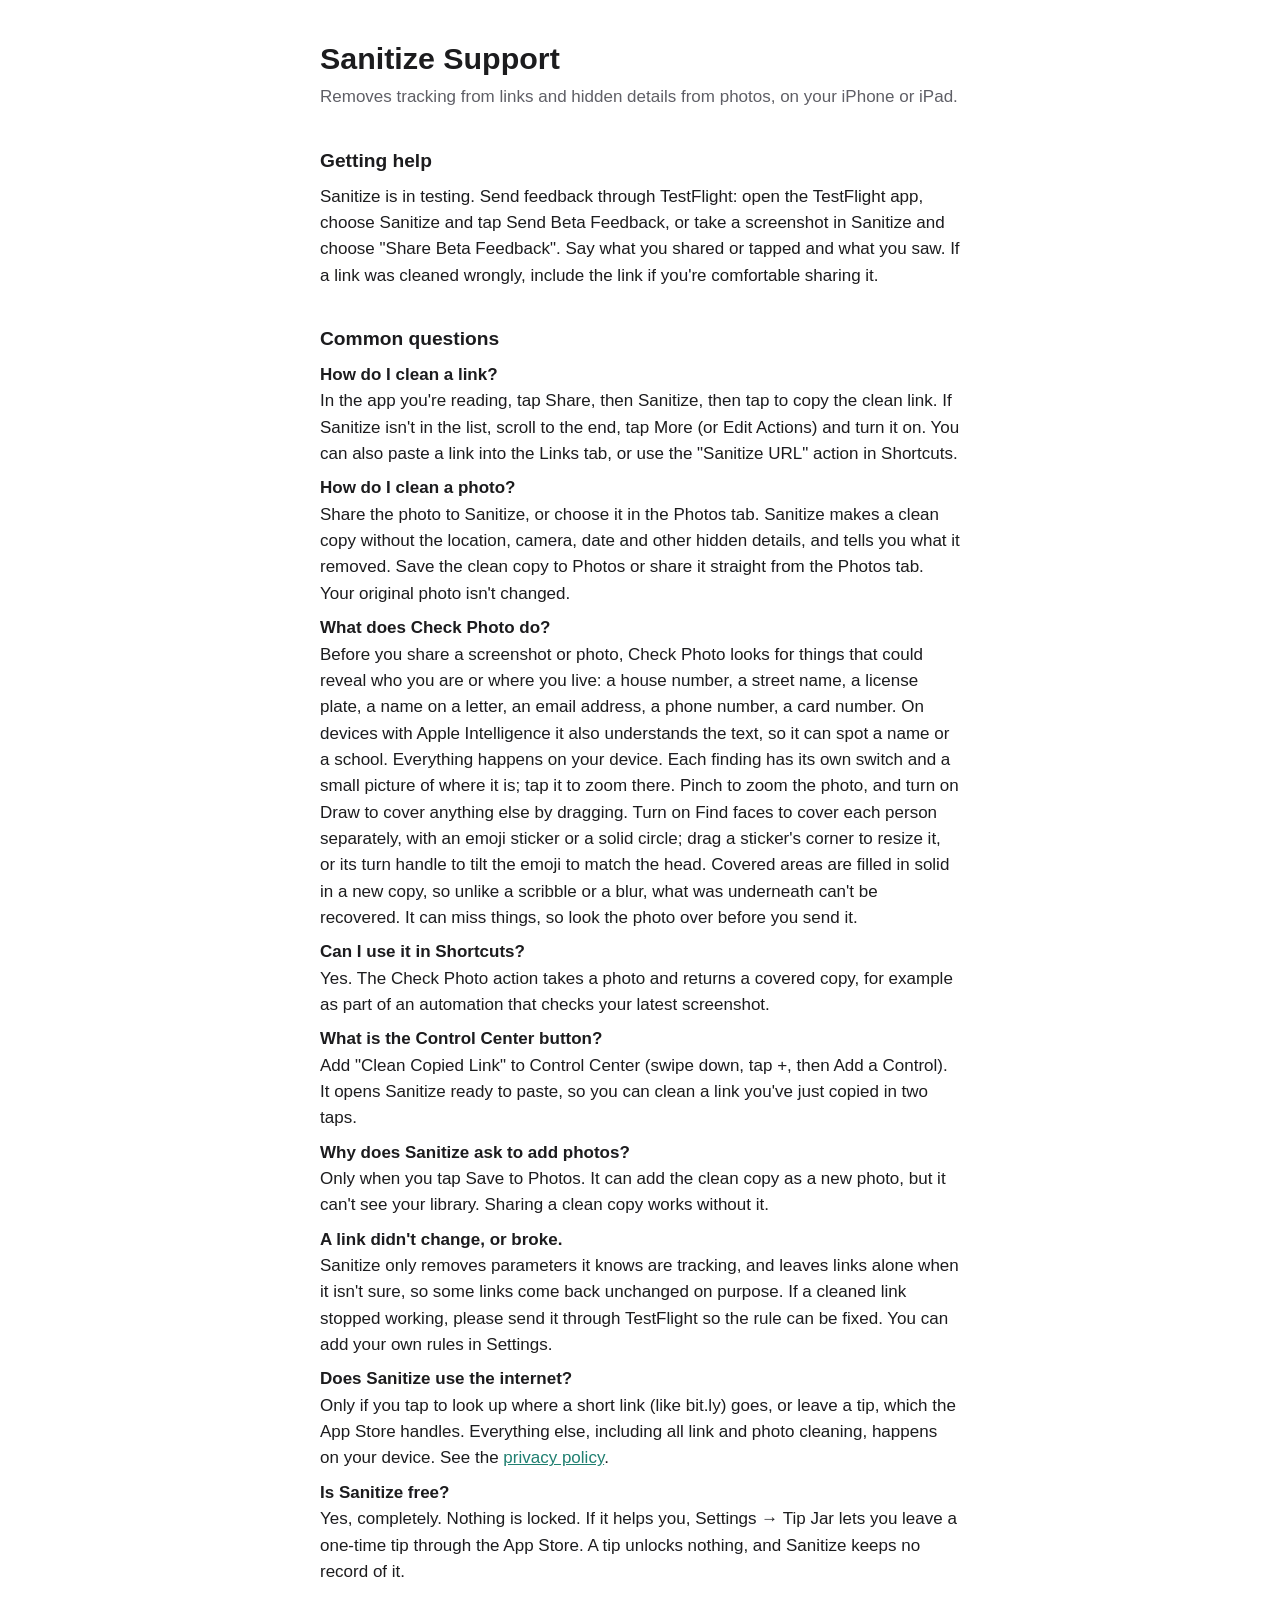
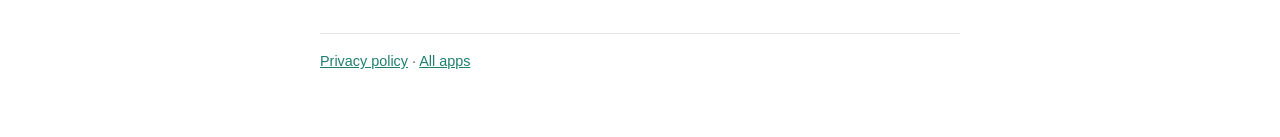
<file: clean-share/support/index.html>
<!doctype html>
<html lang="en">
<head>
<meta charset="utf-8">
<meta name="viewport" content="width=device-width, initial-scale=1">
<title>Sanitize Support</title>
<link rel="stylesheet" href="../../style.css">
</head>
<body>
<main>
<h1>Sanitize Support</h1>
<p class="meta">Removes tracking from links and hidden details from photos, on your iPhone or iPad.</p>

<h2>Getting help</h2>
<p>Sanitize is in testing. Send feedback through TestFlight: open the TestFlight app, choose Sanitize and tap Send Beta Feedback, or take a screenshot in Sanitize and choose "Share Beta Feedback". Say what you shared or tapped and what you saw. If a link was cleaned wrongly, include the link if you're comfortable sharing it.</p>

<h2>Common questions</h2>

<p><strong>How do I clean a link?</strong><br>
In the app you're reading, tap Share, then Sanitize, then tap to copy the clean link. If Sanitize isn't in the list, scroll to the end, tap More (or Edit Actions) and turn it on. You can also paste a link into the Links tab, or use the "Sanitize URL" action in Shortcuts.</p>

<p><strong>How do I clean a photo?</strong><br>
Share the photo to Sanitize, or choose it in the Photos tab. Sanitize makes a clean copy without the location, camera, date and other hidden details, and tells you what it removed. Save the clean copy to Photos or share it straight from the Photos tab. Your original photo isn't changed.</p>

<p><strong>What does Check Photo do?</strong><br>
Before you share a screenshot or photo, Check Photo looks for things that could reveal who you are or where you live: a house number, a street name, a license plate, a name on a letter, an email address, a phone number, a card number. On devices with Apple Intelligence it also understands the text, so it can spot a name or a school. Everything happens on your device. Each finding has its own switch and a small picture of where it is; tap it to zoom there. Pinch to zoom the photo, and turn on Draw to cover anything else by dragging. Turn on Find faces to cover each person separately, with an emoji sticker or a solid circle; drag a sticker's corner to resize it, or its turn handle to tilt the emoji to match the head. Covered areas are filled in solid in a new copy, so unlike a scribble or a blur, what was underneath can't be recovered. It can miss things, so look the photo over before you send it.</p>

<p><strong>Can I use it in Shortcuts?</strong><br>
Yes. The Check Photo action takes a photo and returns a covered copy, for example as part of an automation that checks your latest screenshot.</p>

<p><strong>What is the Control Center button?</strong><br>
Add "Clean Copied Link" to Control Center (swipe down, tap +, then Add a Control). It opens Sanitize ready to paste, so you can clean a link you've just copied in two taps.</p>

<p><strong>Why does Sanitize ask to add photos?</strong><br>
Only when you tap Save to Photos. It can add the clean copy as a new photo, but it can't see your library. Sharing a clean copy works without it.</p>

<p><strong>A link didn't change, or broke.</strong><br>
Sanitize only removes parameters it knows are tracking, and leaves links alone when it isn't sure, so some links come back unchanged on purpose. If a cleaned link stopped working, please send it through TestFlight so the rule can be fixed. You can add your own rules in Settings.</p>

<p><strong>Does Sanitize use the internet?</strong><br>
Only if you tap to look up where a short link (like bit.ly) goes, or leave a tip, which the App Store handles. Everything else, including all link and photo cleaning, happens on your device. See the <a href="../privacy/">privacy policy</a>.</p>

<p><strong>Is Sanitize free?</strong><br>
Yes, completely. Nothing is locked. If it helps you, Settings → Tip Jar lets you leave a one-time tip through the App Store. A tip unlocks nothing, and Sanitize keeps no record of it.</p>

<footer><a href="../privacy/">Privacy policy</a> · <a href="../../">All apps</a></footer>
</main>
</body>
</html>
</file>
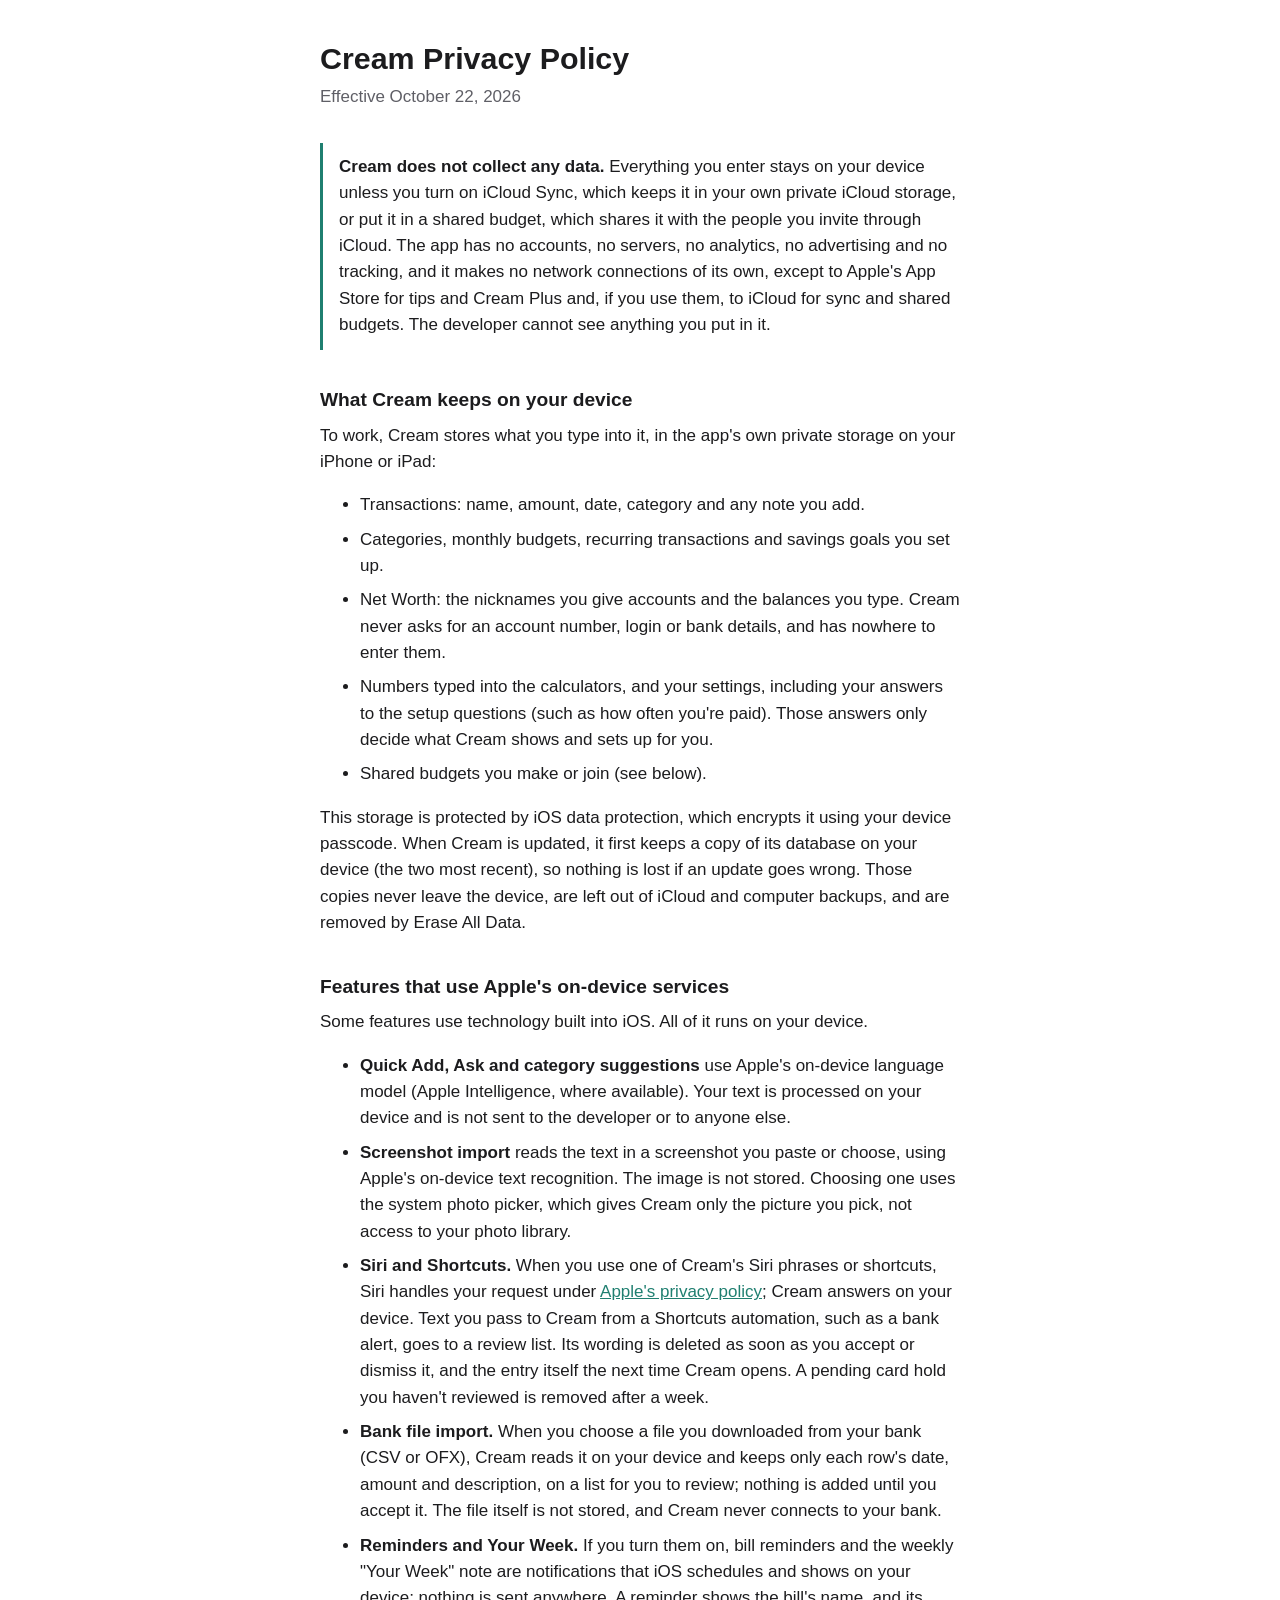
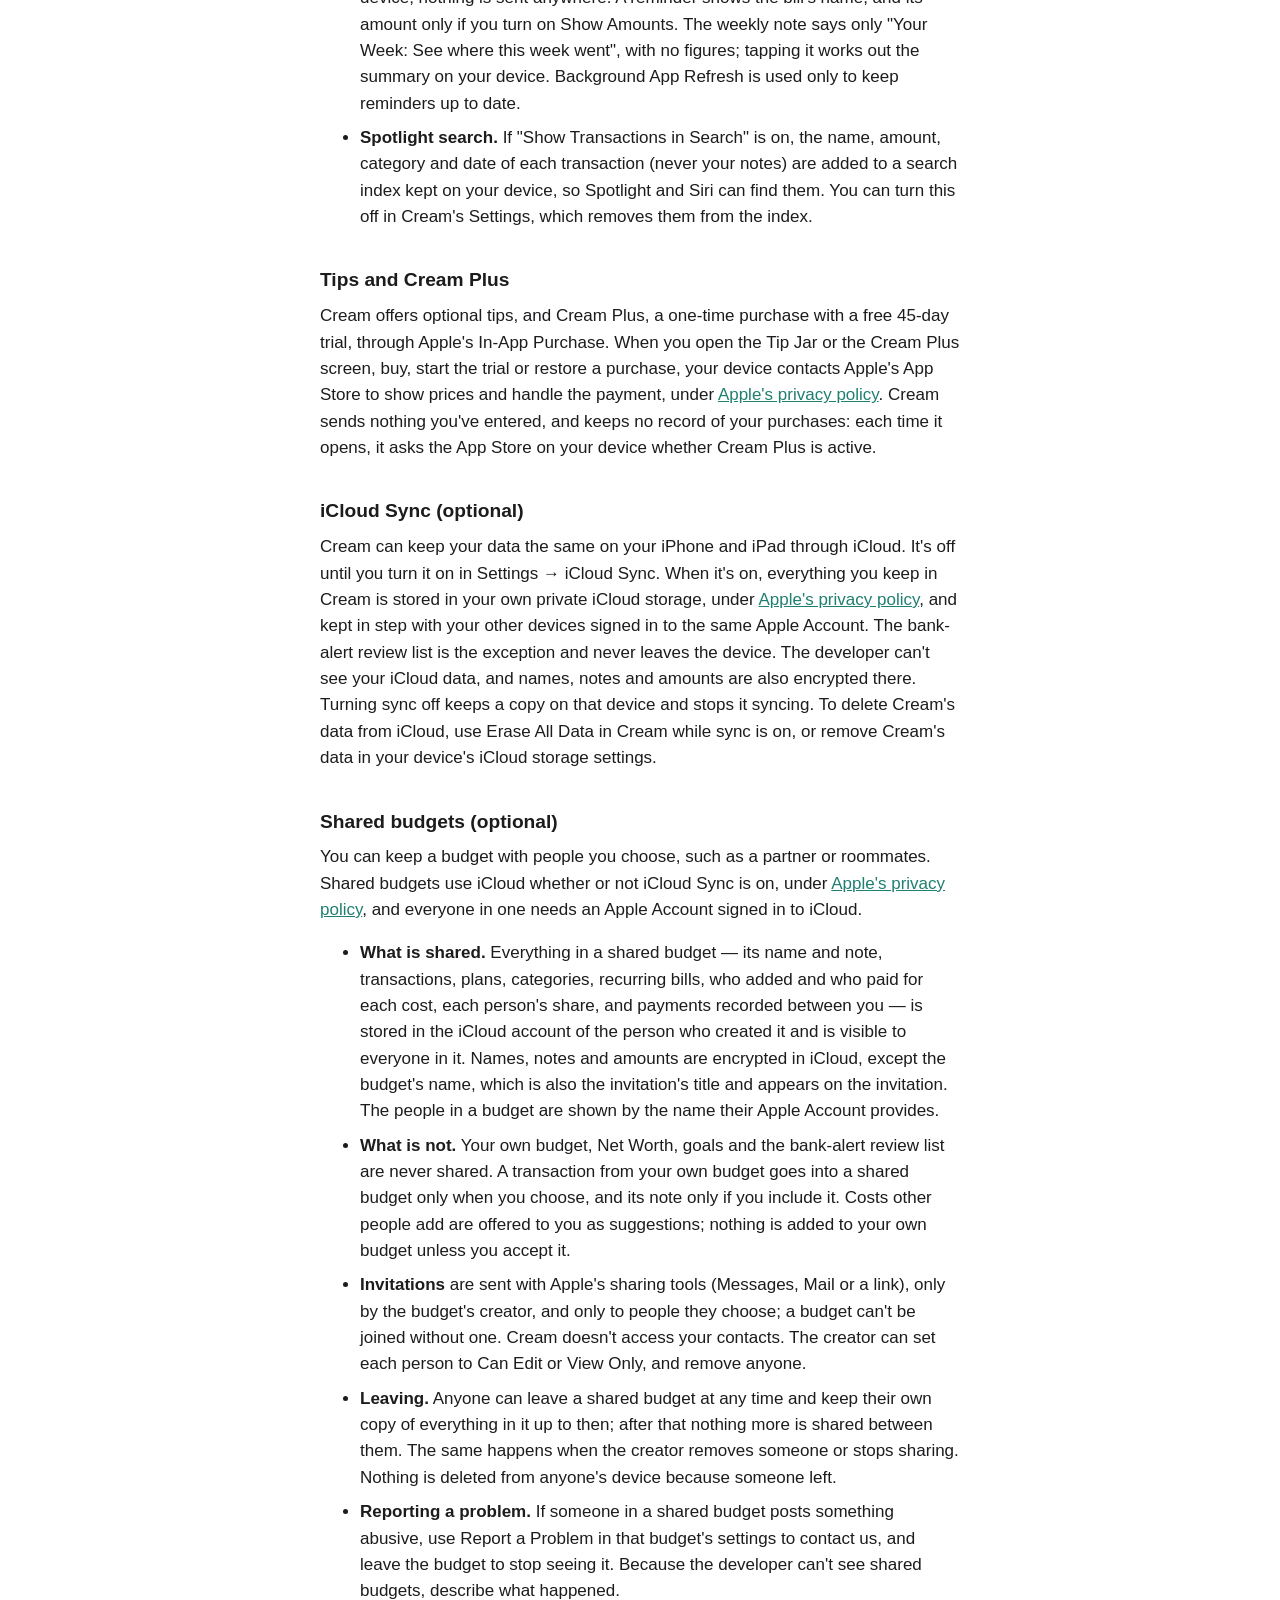
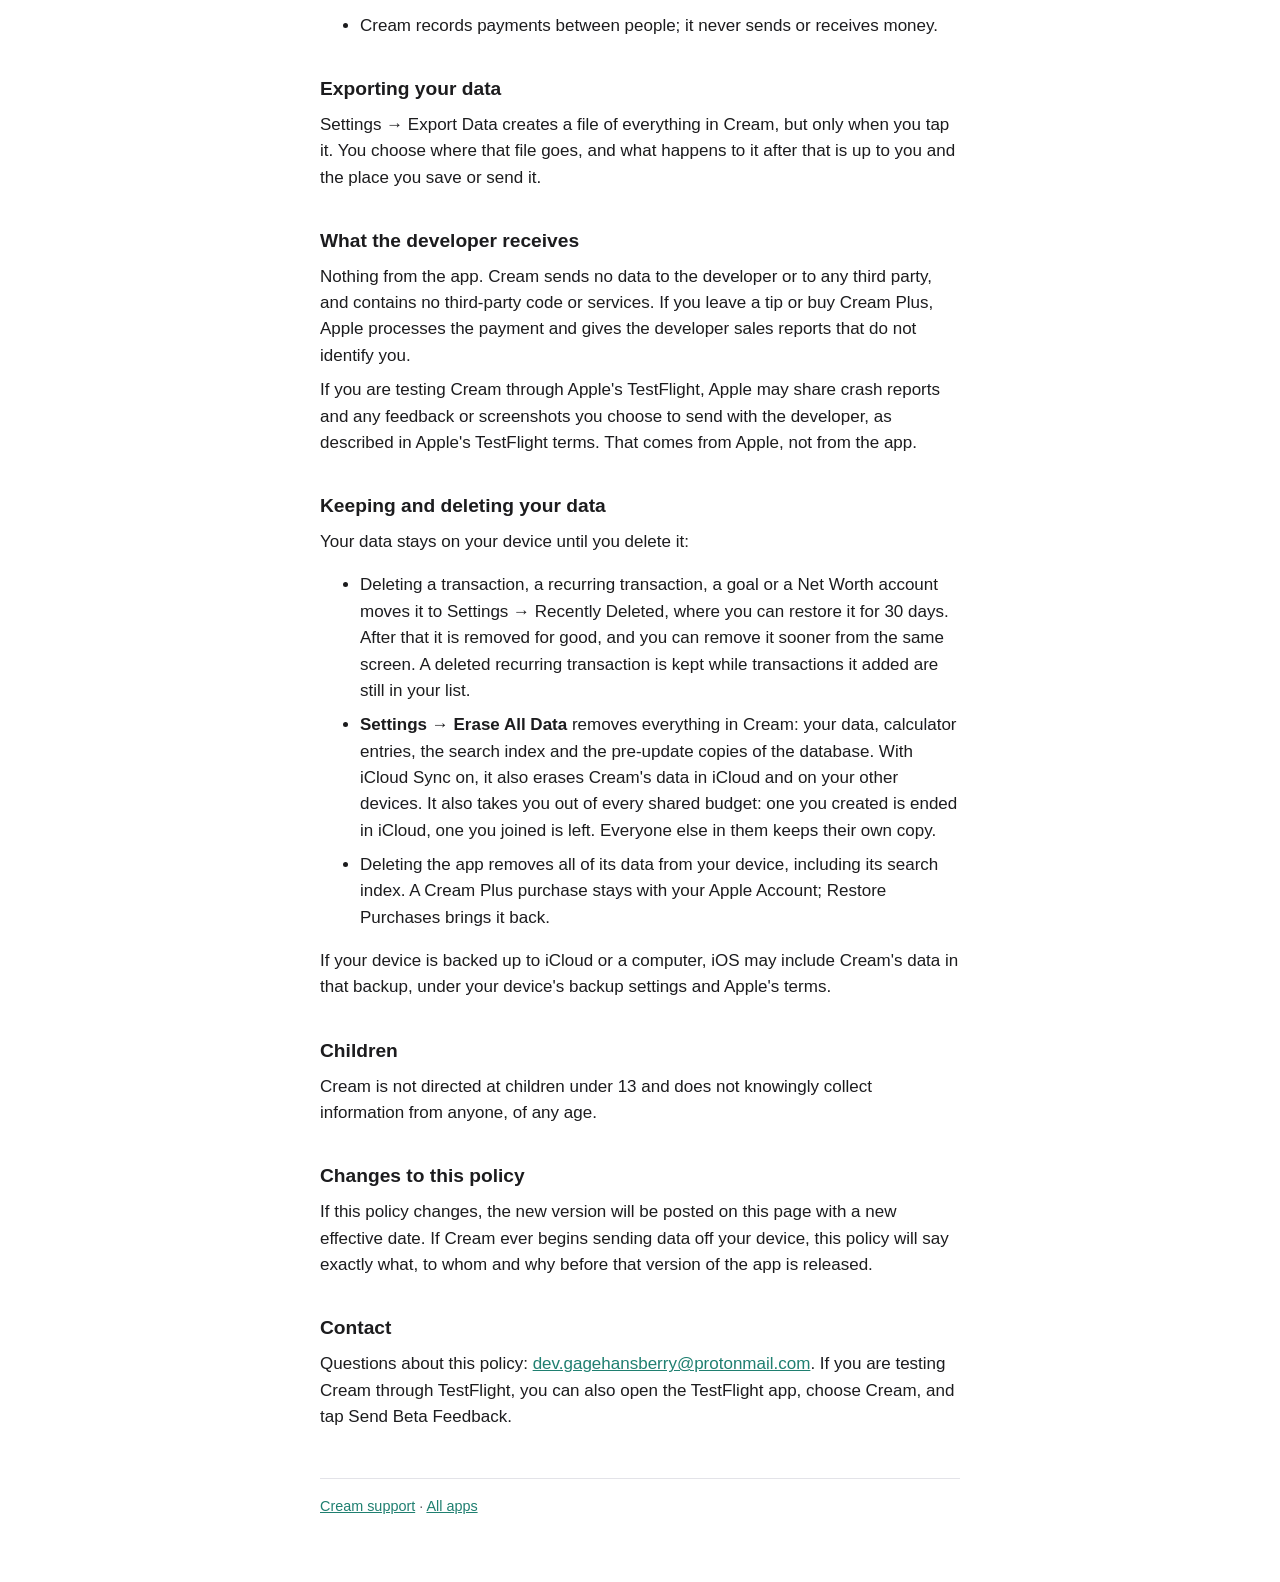
<file: cream/privacy/index.html>
<!doctype html>
<html lang="en">
<head>
<meta charset="utf-8">
<meta name="viewport" content="width=device-width, initial-scale=1">
<title>Cream Privacy Policy</title>
<link rel="stylesheet" href="../../style.css">
</head>
<body>
<main>
<h1>Cream Privacy Policy</h1>
<p class="meta">Effective October 22, 2026</p>

<div class="summary">
<p><strong>Cream does not collect any data.</strong> Everything you enter stays on your device unless you turn on iCloud Sync, which keeps it in your own private iCloud storage, or put it in a shared budget, which shares it with the people you invite through iCloud. The app has no accounts, no servers, no analytics, no advertising and no tracking, and it makes no network connections of its own, except to Apple's App Store for tips and Cream Plus and, if you use them, to iCloud for sync and shared budgets. The developer cannot see anything you put in it.</p>
</div>

<h2>What Cream keeps on your device</h2>
<p>To work, Cream stores what you type into it, in the app's own private storage on your iPhone or iPad:</p>
<ul>
<li>Transactions: name, amount, date, category and any note you add.</li>
<li>Categories, monthly budgets, recurring transactions and savings goals you set up.</li>
<li>Net Worth: the nicknames you give accounts and the balances you type. Cream never asks for an account number, login or bank details, and has nowhere to enter them.</li>
<li>Numbers typed into the calculators, and your settings, including your answers to the setup questions (such as how often you're paid). Those answers only decide what Cream shows and sets up for you.</li>
<li>Shared budgets you make or join (see below).</li>
</ul>
<p>This storage is protected by iOS data protection, which encrypts it using your device passcode. When Cream is updated, it first keeps a copy of its database on your device (the two most recent), so nothing is lost if an update goes wrong. Those copies never leave the device, are left out of iCloud and computer backups, and are removed by Erase All Data.</p>

<h2>Features that use Apple's on-device services</h2>
<p>Some features use technology built into iOS. All of it runs on your device.</p>
<ul>
<li><strong>Quick Add, Ask and category suggestions</strong> use Apple's on-device language model (Apple Intelligence, where available). Your text is processed on your device and is not sent to the developer or to anyone else.</li>
<li><strong>Screenshot import</strong> reads the text in a screenshot you paste or choose, using Apple's on-device text recognition. The image is not stored. Choosing one uses the system photo picker, which gives Cream only the picture you pick, not access to your photo library.</li>
<li><strong>Siri and Shortcuts.</strong> When you use one of Cream's Siri phrases or shortcuts, Siri handles your request under <a href="https://www.apple.com/legal/privacy/">Apple's privacy policy</a>; Cream answers on your device. Text you pass to Cream from a Shortcuts automation, such as a bank alert, goes to a review list. Its wording is deleted as soon as you accept or dismiss it, and the entry itself the next time Cream opens. A pending card hold you haven't reviewed is removed after a week.</li>
<li><strong>Bank file import.</strong> When you choose a file you downloaded from your bank (CSV or OFX), Cream reads it on your device and keeps only each row's date, amount and description, on a list for you to review; nothing is added until you accept it. The file itself is not stored, and Cream never connects to your bank.</li>
<li><strong>Reminders and Your Week.</strong> If you turn them on, bill reminders and the weekly "Your Week" note are notifications that iOS schedules and shows on your device; nothing is sent anywhere. A reminder shows the bill's name, and its amount only if you turn on Show Amounts. The weekly note says only "Your Week: See where this week went", with no figures; tapping it works out the summary on your device. Background App Refresh is used only to keep reminders up to date.</li>
<li><strong>Spotlight search.</strong> If "Show Transactions in Search" is on, the name, amount, category and date of each transaction (never your notes) are added to a search index kept on your device, so Spotlight and Siri can find them. You can turn this off in Cream's Settings, which removes them from the index.</li>
</ul>

<h2>Tips and Cream Plus</h2>
<p>Cream offers optional tips, and Cream Plus, a one-time purchase with a free 45-day trial, through Apple's In-App Purchase. When you open the Tip Jar or the Cream Plus screen, buy, start the trial or restore a purchase, your device contacts Apple's App Store to show prices and handle the payment, under <a href="https://www.apple.com/legal/privacy/">Apple's privacy policy</a>. Cream sends nothing you've entered, and keeps no record of your purchases: each time it opens, it asks the App Store on your device whether Cream Plus is active.</p>

<h2>iCloud Sync (optional)</h2>
<p>Cream can keep your data the same on your iPhone and iPad through iCloud. It's off until you turn it on in Settings → iCloud Sync. When it's on, everything you keep in Cream is stored in your own private iCloud storage, under <a href="https://www.apple.com/legal/privacy/">Apple's privacy policy</a>, and kept in step with your other devices signed in to the same Apple Account. The bank-alert review list is the exception and never leaves the device. The developer can't see your iCloud data, and names, notes and amounts are also encrypted there. Turning sync off keeps a copy on that device and stops it syncing. To delete Cream's data from iCloud, use Erase All Data in Cream while sync is on, or remove Cream's data in your device's iCloud storage settings.</p>

<h2>Shared budgets (optional)</h2>
<p>You can keep a budget with people you choose, such as a partner or roommates. Shared budgets use iCloud whether or not iCloud Sync is on, under <a href="https://www.apple.com/legal/privacy/">Apple's privacy policy</a>, and everyone in one needs an Apple Account signed in to iCloud.</p>
<ul>
<li><strong>What is shared.</strong> Everything in a shared budget — its name and note, transactions, plans, categories, recurring bills, who added and who paid for each cost, each person's share, and payments recorded between you — is stored in the iCloud account of the person who created it and is visible to everyone in it. Names, notes and amounts are encrypted in iCloud, except the budget's name, which is also the invitation's title and appears on the invitation. The people in a budget are shown by the name their Apple Account provides.</li>
<li><strong>What is not.</strong> Your own budget, Net Worth, goals and the bank-alert review list are never shared. A transaction from your own budget goes into a shared budget only when you choose, and its note only if you include it. Costs other people add are offered to you as suggestions; nothing is added to your own budget unless you accept it.</li>
<li><strong>Invitations</strong> are sent with Apple's sharing tools (Messages, Mail or a link), only by the budget's creator, and only to people they choose; a budget can't be joined without one. Cream doesn't access your contacts. The creator can set each person to Can Edit or View Only, and remove anyone.</li>
<li><strong>Leaving.</strong> Anyone can leave a shared budget at any time and keep their own copy of everything in it up to then; after that nothing more is shared between them. The same happens when the creator removes someone or stops sharing. Nothing is deleted from anyone's device because someone left.</li>
<li><strong>Reporting a problem.</strong> If someone in a shared budget posts something abusive, use Report a Problem in that budget's settings to contact us, and leave the budget to stop seeing it. Because the developer can't see shared budgets, describe what happened.</li>
<li>Cream records payments between people; it never sends or receives money.</li>
</ul>

<h2>Exporting your data</h2>
<p>Settings → Export Data creates a file of everything in Cream, but only when you tap it. You choose where that file goes, and what happens to it after that is up to you and the place you save or send it.</p>

<h2>What the developer receives</h2>
<p>Nothing from the app. Cream sends no data to the developer or to any third party, and contains no third-party code or services. If you leave a tip or buy Cream Plus, Apple processes the payment and gives the developer sales reports that do not identify you.</p>
<p>If you are testing Cream through Apple's TestFlight, Apple may share crash reports and any feedback or screenshots you choose to send with the developer, as described in Apple's TestFlight terms. That comes from Apple, not from the app.</p>

<h2>Keeping and deleting your data</h2>
<p>Your data stays on your device until you delete it:</p>
<ul>
<li>Deleting a transaction, a recurring transaction, a goal or a Net Worth account moves it to Settings → Recently Deleted, where you can restore it for 30 days. After that it is removed for good, and you can remove it sooner from the same screen. A deleted recurring transaction is kept while transactions it added are still in your list.</li>
<li><strong>Settings → Erase All Data</strong> removes everything in Cream: your data, calculator entries, the search index and the pre-update copies of the database. With iCloud Sync on, it also erases Cream's data in iCloud and on your other devices. It also takes you out of every shared budget: one you created is ended in iCloud, one you joined is left. Everyone else in them keeps their own copy.</li>
<li>Deleting the app removes all of its data from your device, including its search index. A Cream Plus purchase stays with your Apple Account; Restore Purchases brings it back.</li>
</ul>
<p>If your device is backed up to iCloud or a computer, iOS may include Cream's data in that backup, under your device's backup settings and Apple's terms.</p>

<h2>Children</h2>
<p>Cream is not directed at children under 13 and does not knowingly collect information from anyone, of any age.</p>

<h2>Changes to this policy</h2>
<p>If this policy changes, the new version will be posted on this page with a new effective date. If Cream ever begins sending data off your device, this policy will say exactly what, to whom and why before that version of the app is released.</p>

<h2>Contact</h2>
<p>Questions about this policy: <a href="mailto:dev.gagehansberry@protonmail.com">dev.gagehansberry@protonmail.com</a>. If you are testing Cream through TestFlight, you can also open the TestFlight app, choose Cream, and tap Send Beta Feedback.</p>

<footer><a href="../support/">Cream support</a> · <a href="../../">All apps</a></footer>
</main>
</body>
</html>
</file>
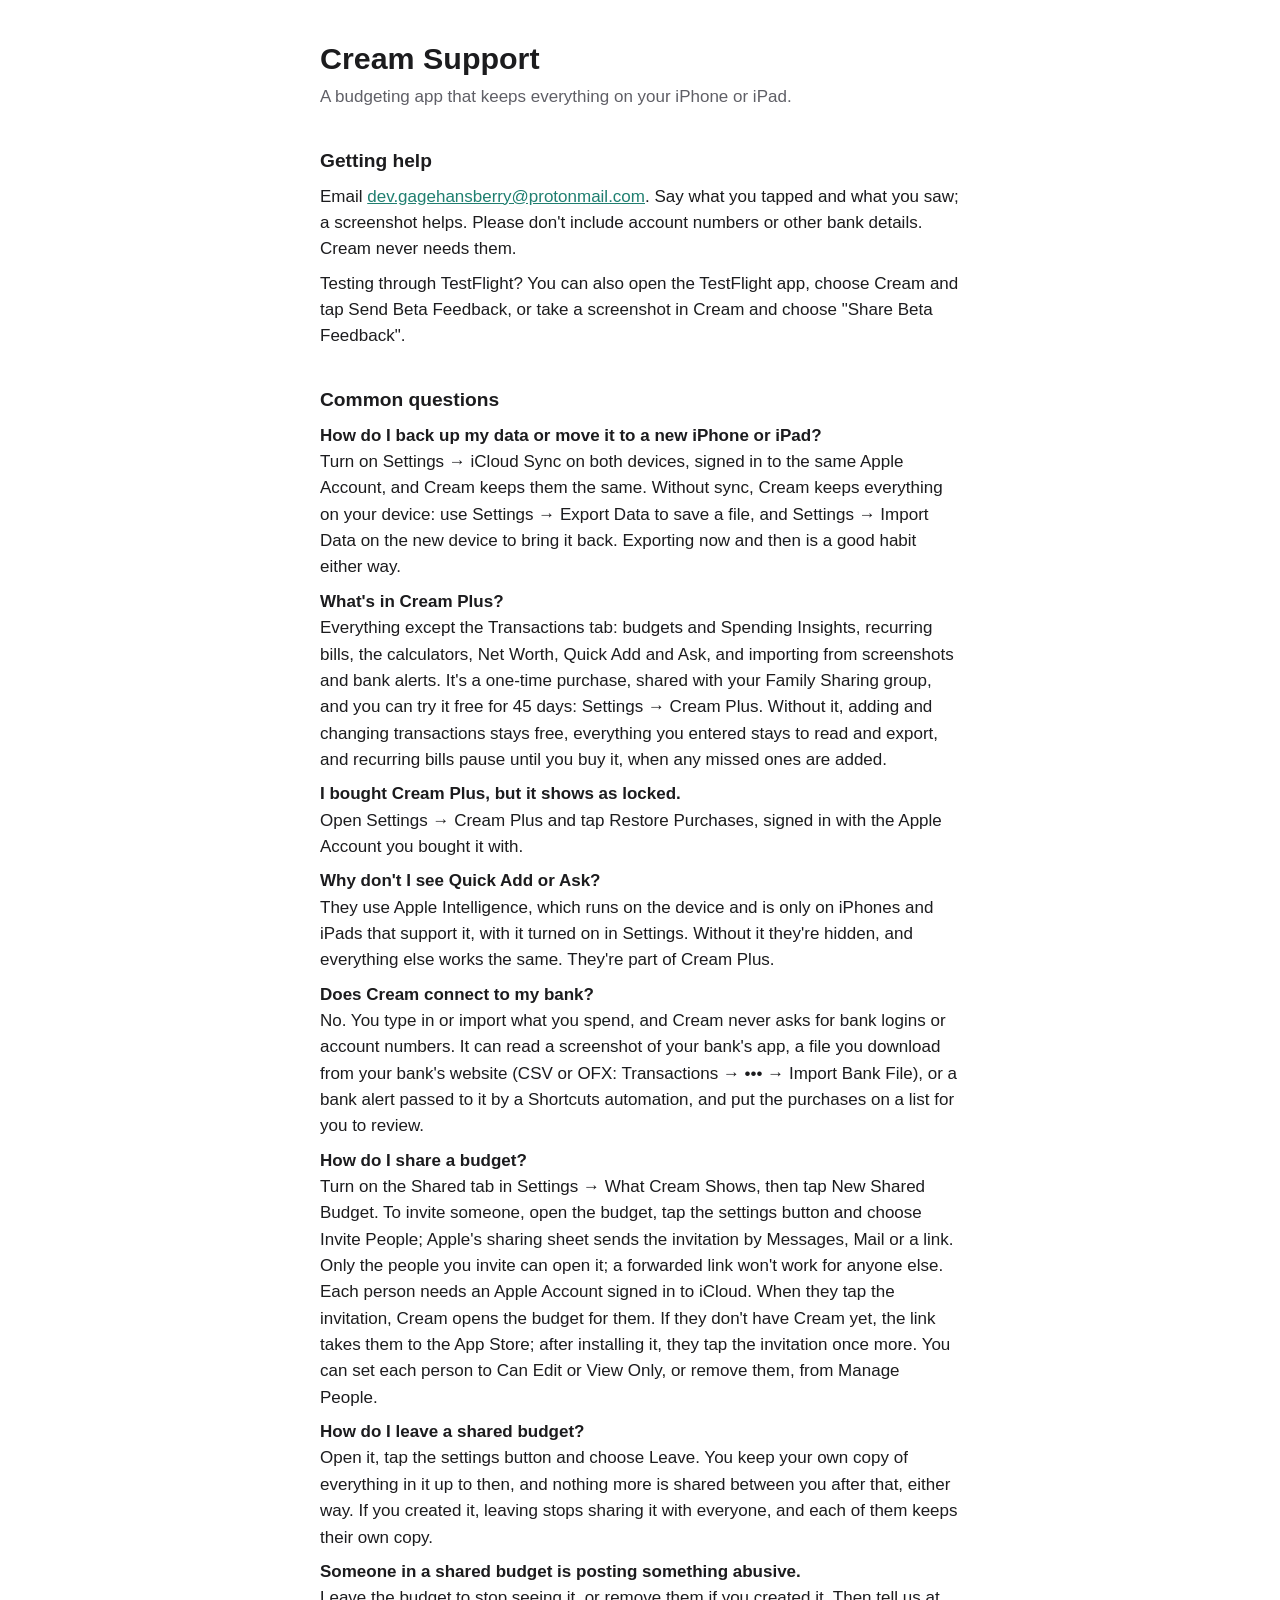
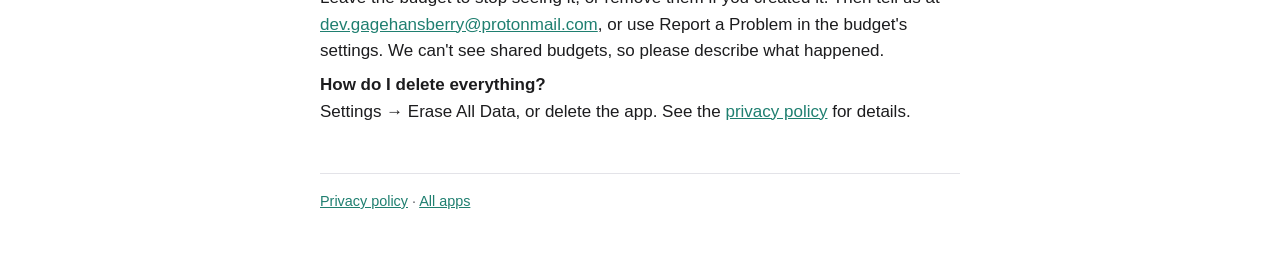
<file: cream/support/index.html>
<!doctype html>
<html lang="en">
<head>
<meta charset="utf-8">
<meta name="viewport" content="width=device-width, initial-scale=1">
<title>Cream Support</title>
<link rel="stylesheet" href="../../style.css">
</head>
<body>
<main>
<h1>Cream Support</h1>
<p class="meta">A budgeting app that keeps everything on your iPhone or iPad.</p>

<h2>Getting help</h2>
<p>Email <a href="mailto:dev.gagehansberry@protonmail.com">dev.gagehansberry@protonmail.com</a>. Say what you tapped and what you saw; a screenshot helps. Please don't include account numbers or other bank details. Cream never needs them.</p>
<p>Testing through TestFlight? You can also open the TestFlight app, choose Cream and tap Send Beta Feedback, or take a screenshot in Cream and choose "Share Beta Feedback".</p>

<h2>Common questions</h2>

<p><strong>How do I back up my data or move it to a new iPhone or iPad?</strong><br>
Turn on Settings → iCloud Sync on both devices, signed in to the same Apple Account, and Cream keeps them the same. Without sync, Cream keeps everything on your device: use Settings → Export Data to save a file, and Settings → Import Data on the new device to bring it back. Exporting now and then is a good habit either way.</p>

<p><strong>What's in Cream Plus?</strong><br>
Everything except the Transactions tab: budgets and Spending Insights, recurring bills, the calculators, Net Worth, Quick Add and Ask, and importing from screenshots and bank alerts. It's a one-time purchase, shared with your Family Sharing group, and you can try it free for 45 days: Settings → Cream Plus. Without it, adding and changing transactions stays free, everything you entered stays to read and export, and recurring bills pause until you buy it, when any missed ones are added.</p>

<p><strong>I bought Cream Plus, but it shows as locked.</strong><br>
Open Settings → Cream Plus and tap Restore Purchases, signed in with the Apple Account you bought it with.</p>

<p><strong>Why don't I see Quick Add or Ask?</strong><br>
They use Apple Intelligence, which runs on the device and is only on iPhones and iPads that support it, with it turned on in Settings. Without it they're hidden, and everything else works the same. They're part of Cream Plus.</p>

<p><strong>Does Cream connect to my bank?</strong><br>
No. You type in or import what you spend, and Cream never asks for bank logins or account numbers. It can read a screenshot of your bank's app, a file you download from your bank's website (CSV or OFX: Transactions → ••• → Import Bank File), or a bank alert passed to it by a Shortcuts automation, and put the purchases on a list for you to review.</p>

<p><strong>How do I share a budget?</strong><br>
Turn on the Shared tab in Settings → What Cream Shows, then tap New Shared Budget. To invite someone, open the budget, tap the settings button and choose Invite People; Apple's sharing sheet sends the invitation by Messages, Mail or a link. Only the people you invite can open it; a forwarded link won't work for anyone else. Each person needs an Apple Account signed in to iCloud. When they tap the invitation, Cream opens the budget for them. If they don't have Cream yet, the link takes them to the App Store; after installing it, they tap the invitation once more. You can set each person to Can Edit or View Only, or remove them, from Manage People.</p>

<p><strong>How do I leave a shared budget?</strong><br>
Open it, tap the settings button and choose Leave. You keep your own copy of everything in it up to then, and nothing more is shared between you after that, either way. If you created it, leaving stops sharing it with everyone, and each of them keeps their own copy.</p>

<p><strong>Someone in a shared budget is posting something abusive.</strong><br>
Leave the budget to stop seeing it, or remove them if you created it. Then tell us at <a href="mailto:dev.gagehansberry@protonmail.com">dev.gagehansberry@protonmail.com</a>, or use Report a Problem in the budget's settings. We can't see shared budgets, so please describe what happened.</p>

<p><strong>How do I delete everything?</strong><br>
Settings → Erase All Data, or delete the app. See the <a href="../privacy/">privacy policy</a> for details.</p>

<footer><a href="../privacy/">Privacy policy</a> · <a href="../../">All apps</a></footer>
</main>
</body>
</html>
</file>
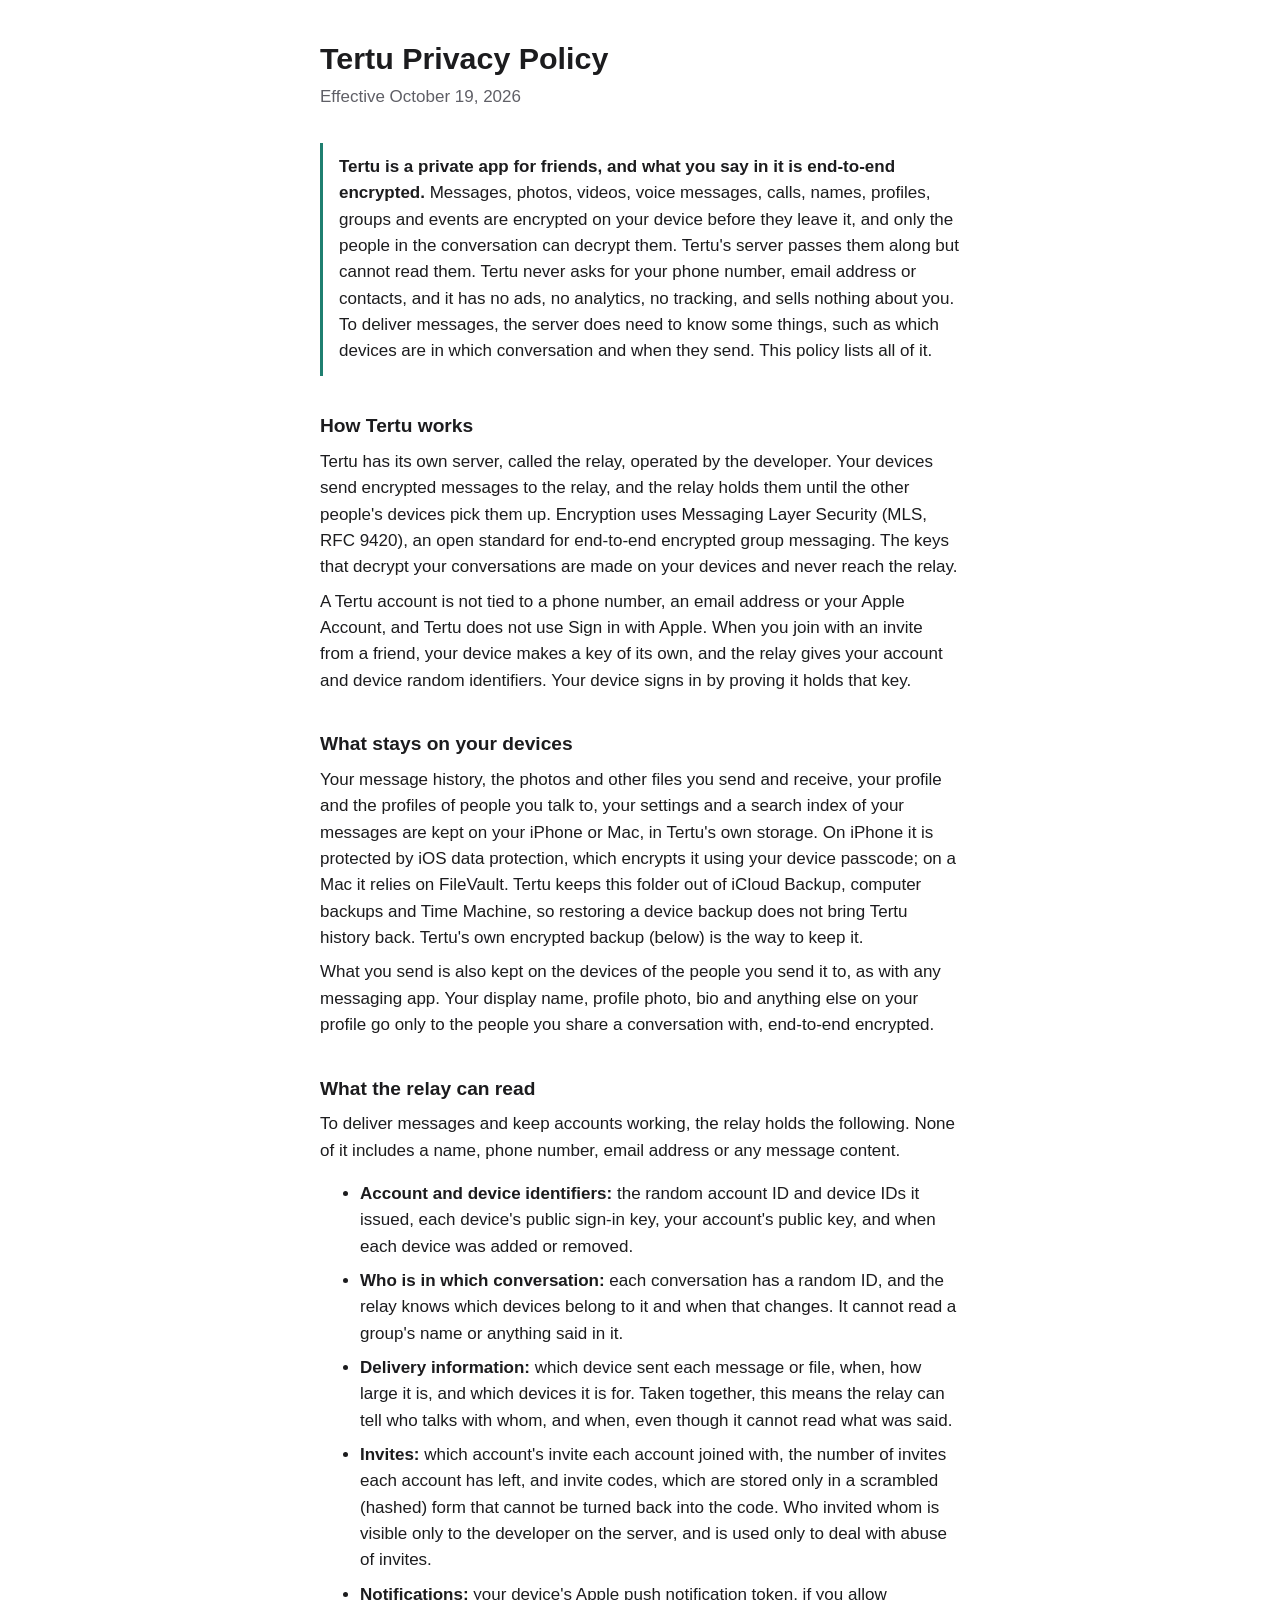
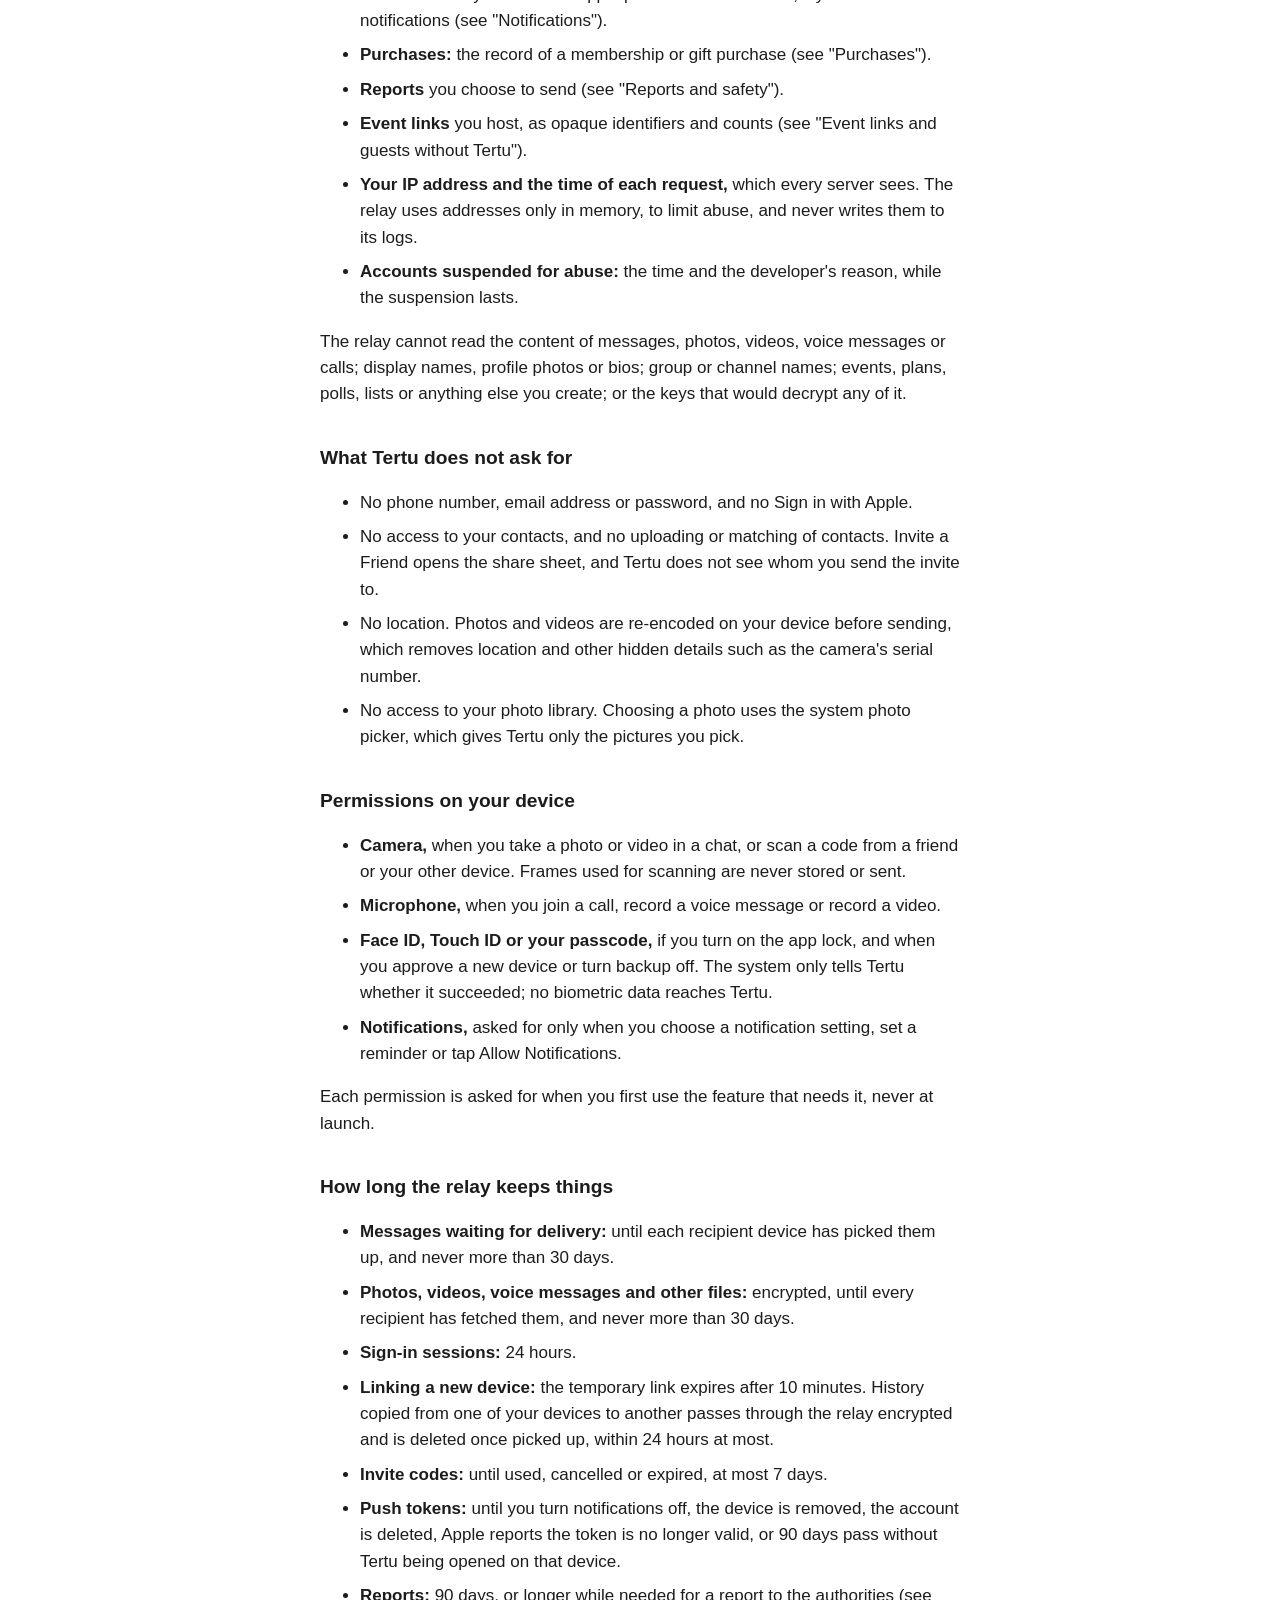
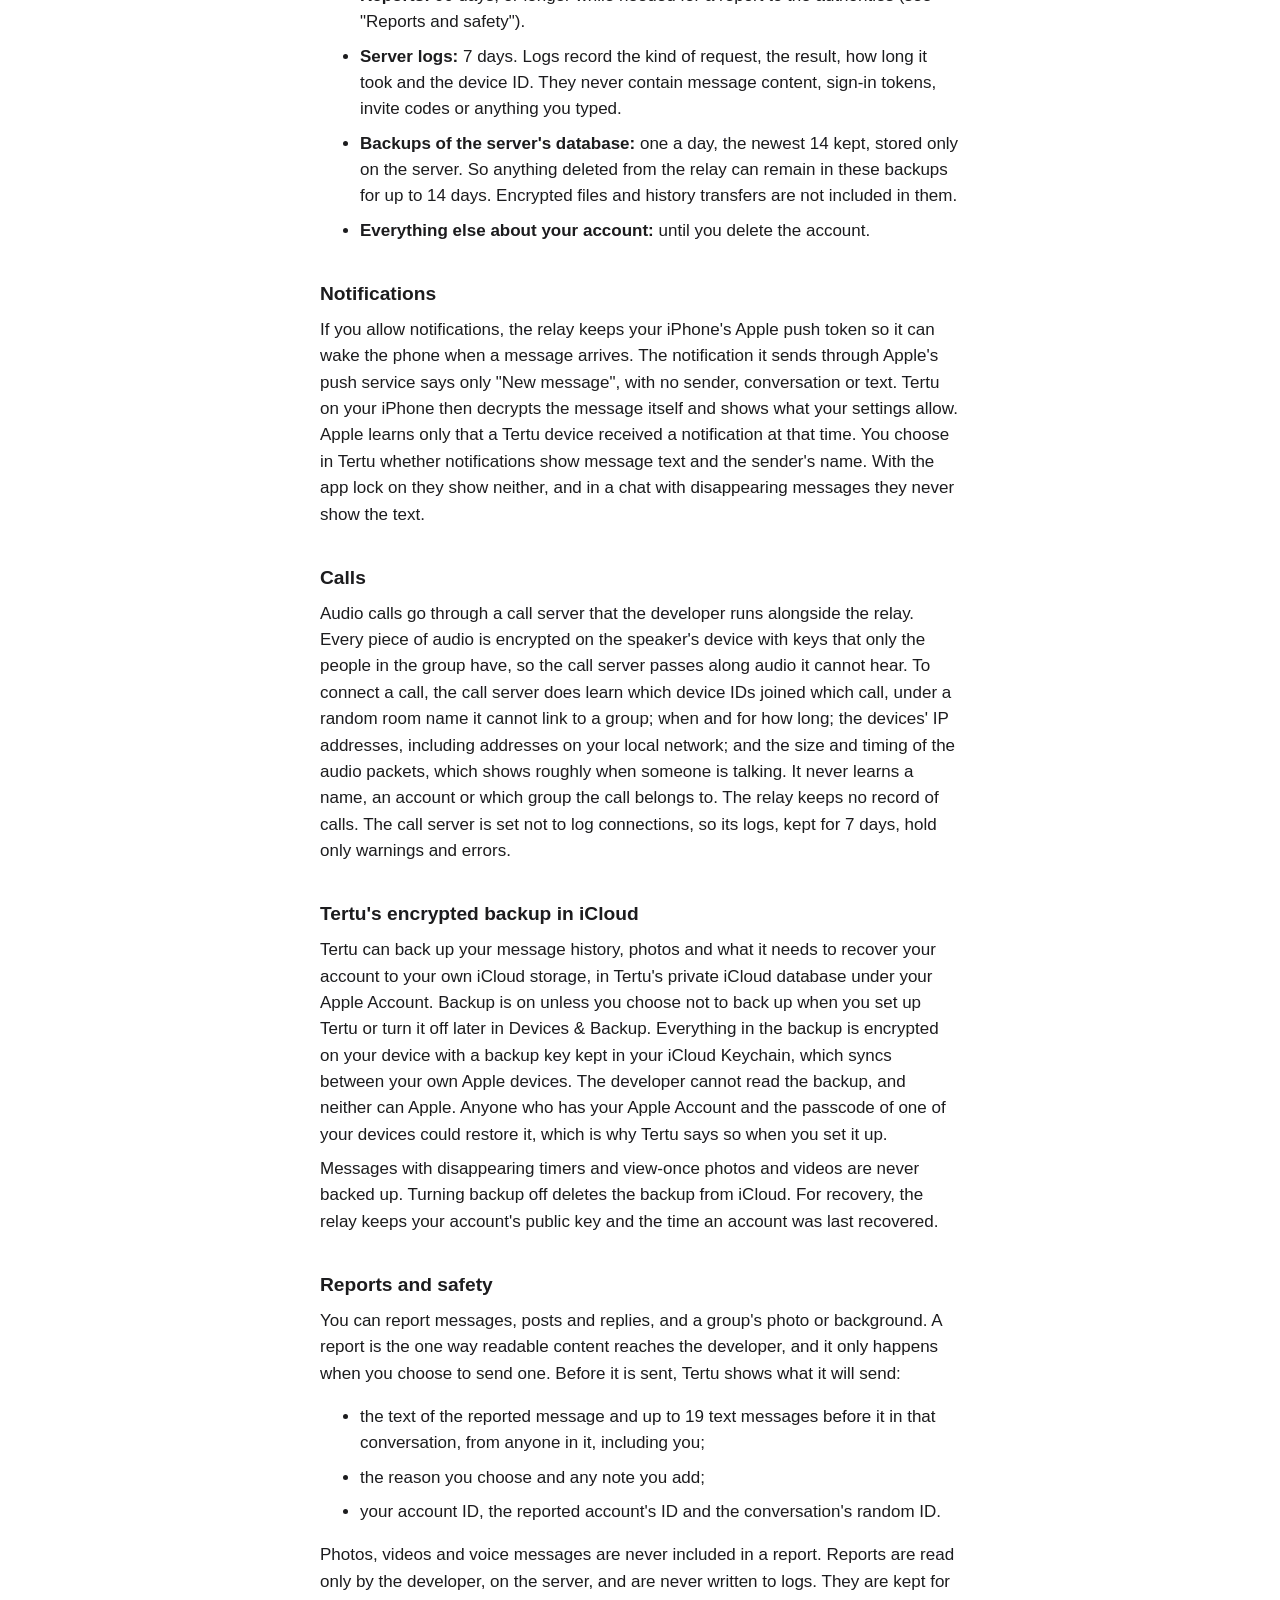
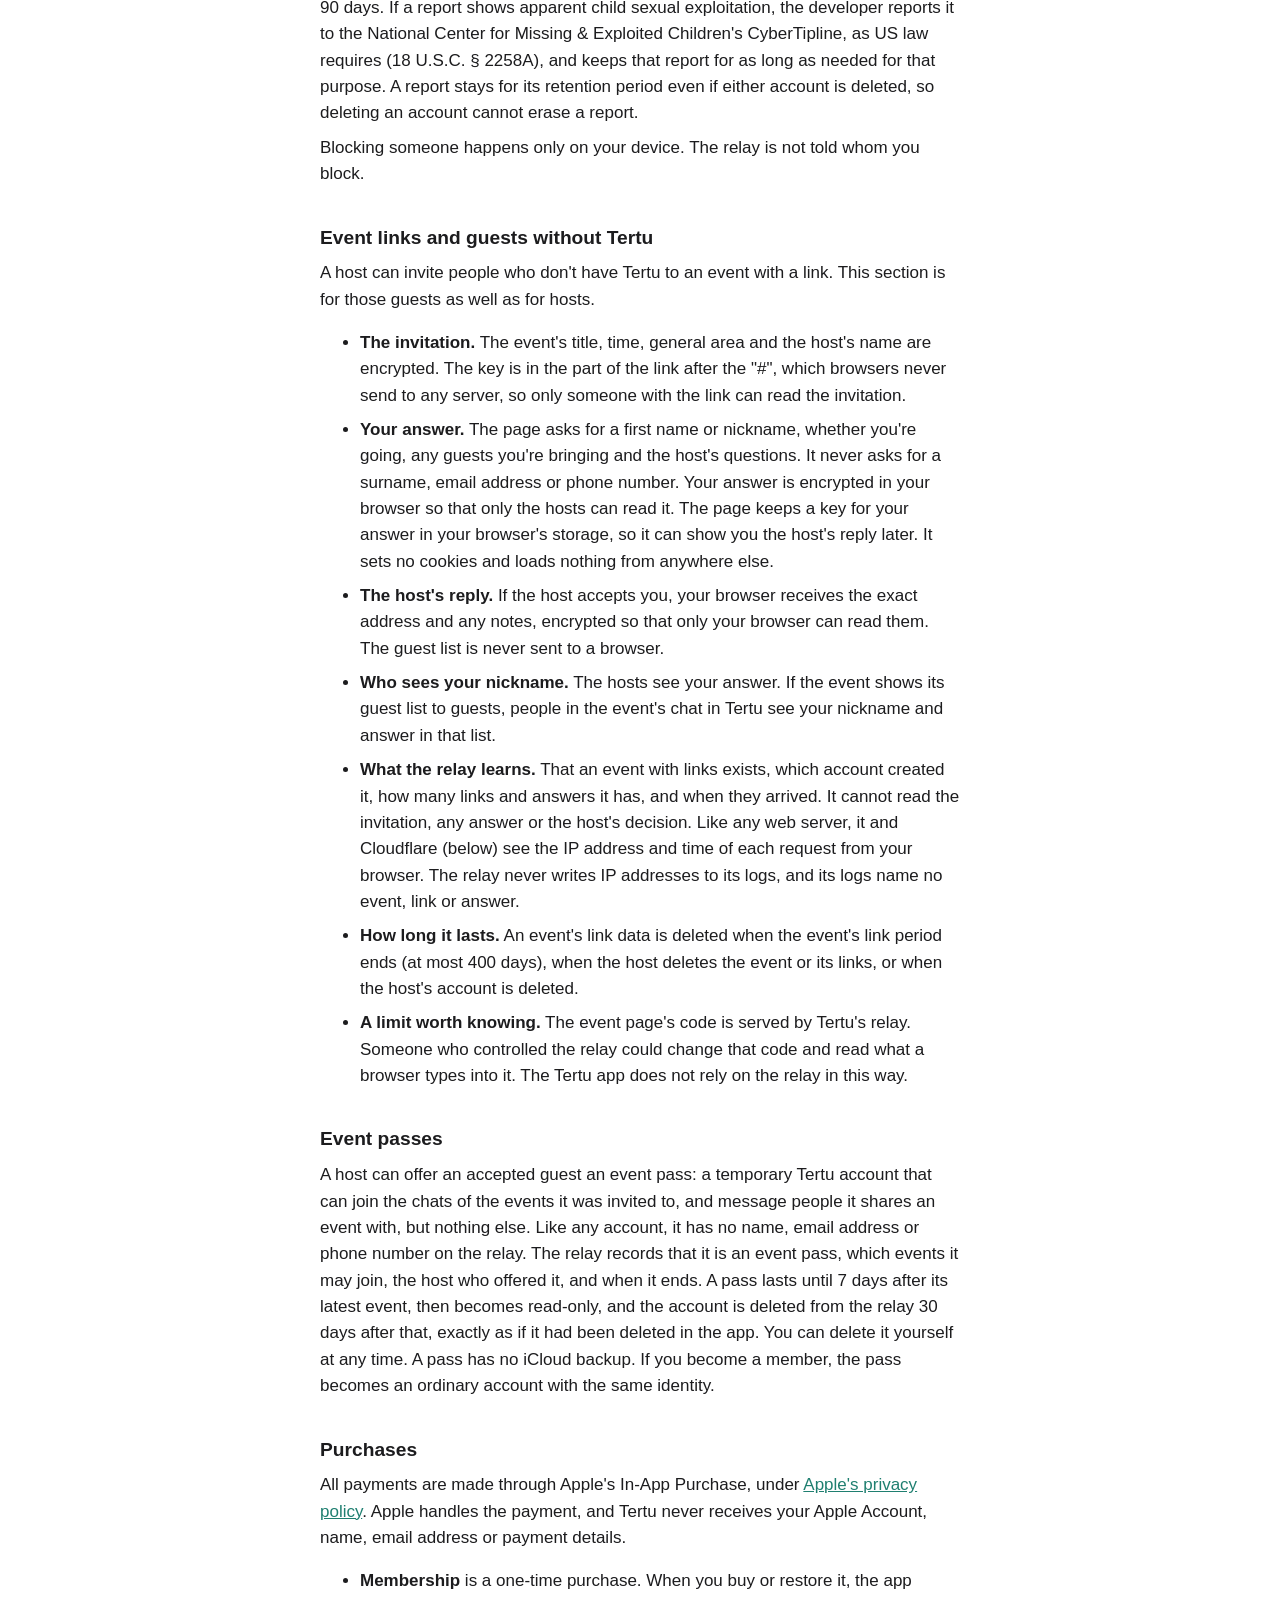
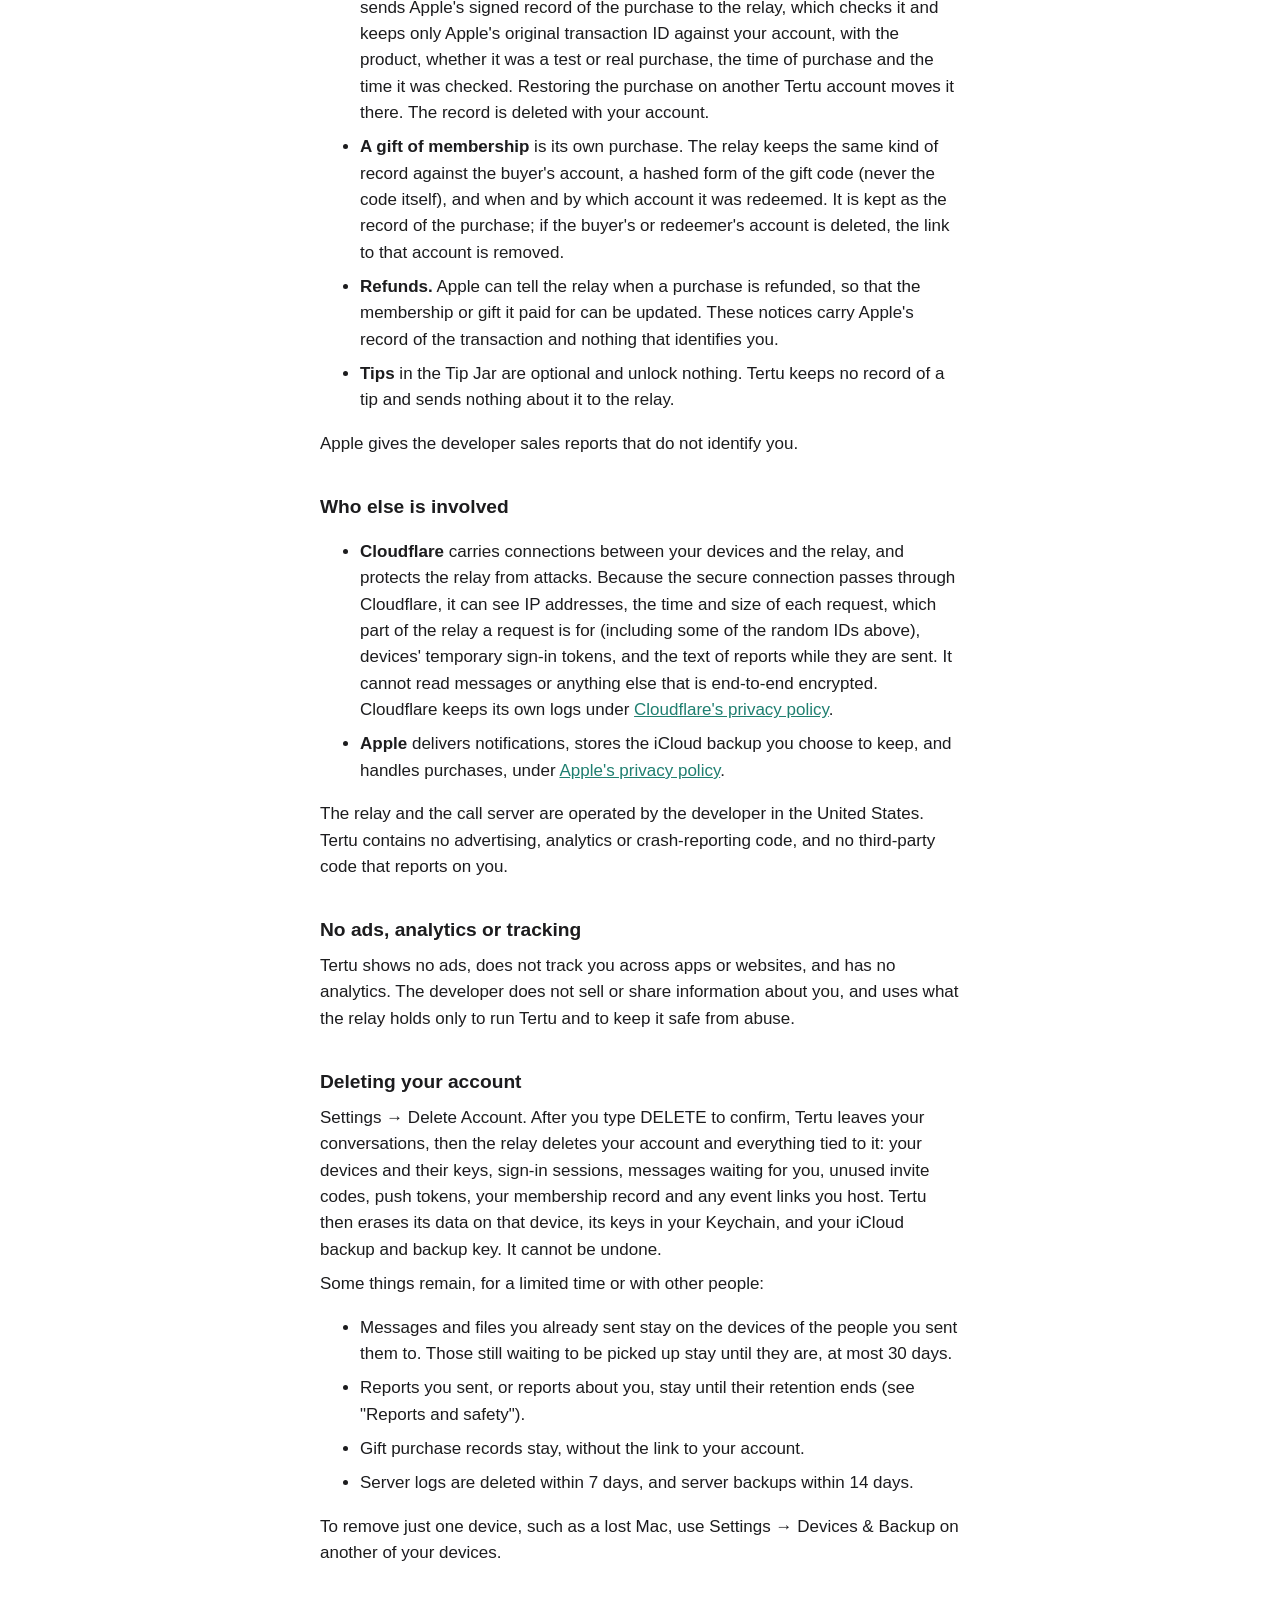
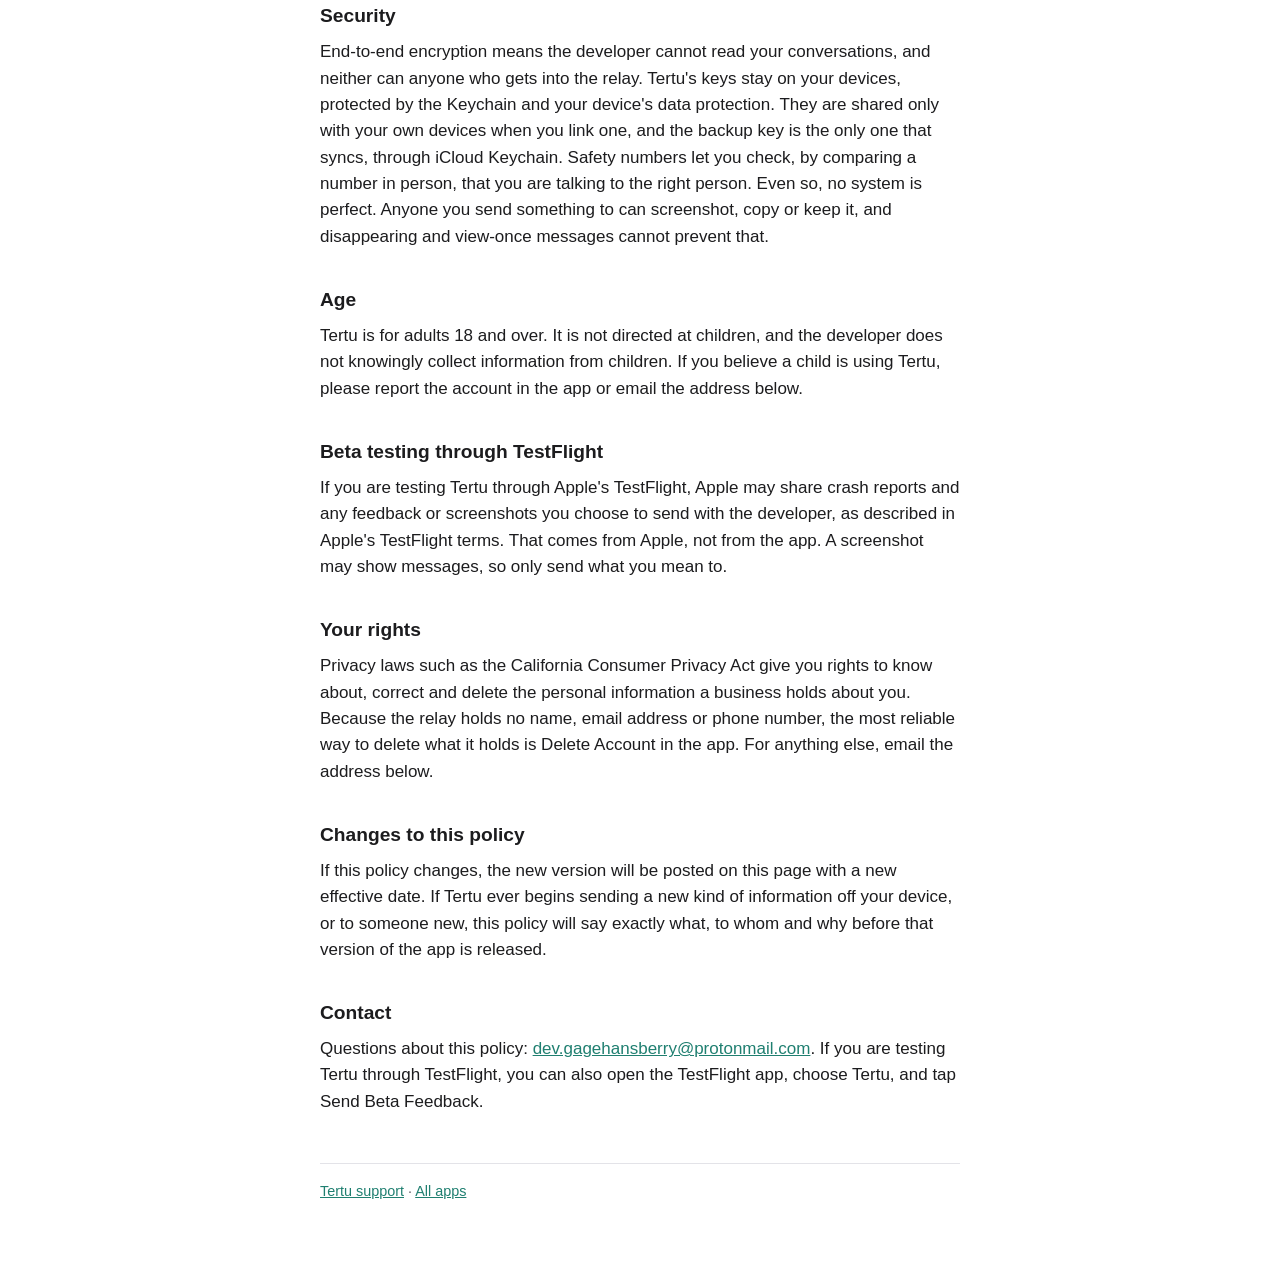
<file: tertu/privacy/index.html>
<!doctype html>
<html lang="en">
<head>
<meta charset="utf-8">
<meta name="viewport" content="width=device-width, initial-scale=1">
<title>Tertu Privacy Policy</title>
<link rel="stylesheet" href="../../style.css">
</head>
<body>
<main>
<h1>Tertu Privacy Policy</h1>
<p class="meta">Effective October 19, 2026</p>

<div class="summary">
<p><strong>Tertu is a private app for friends, and what you say in it is end-to-end encrypted.</strong> Messages, photos, videos, voice messages, calls, names, profiles, groups and events are encrypted on your device before they leave it, and only the people in the conversation can decrypt them. Tertu's server passes them along but cannot read them. Tertu never asks for your phone number, email address or contacts, and it has no ads, no analytics, no tracking, and sells nothing about you. To deliver messages, the server does need to know some things, such as which devices are in which conversation and when they send. This policy lists all of it.</p>
</div>

<h2>How Tertu works</h2>
<p>Tertu has its own server, called the relay, operated by the developer. Your devices send encrypted messages to the relay, and the relay holds them until the other people's devices pick them up. Encryption uses Messaging Layer Security (MLS, RFC 9420), an open standard for end-to-end encrypted group messaging. The keys that decrypt your conversations are made on your devices and never reach the relay.</p>
<p>A Tertu account is not tied to a phone number, an email address or your Apple Account, and Tertu does not use Sign in with Apple. When you join with an invite from a friend, your device makes a key of its own, and the relay gives your account and device random identifiers. Your device signs in by proving it holds that key.</p>

<h2>What stays on your devices</h2>
<p>Your message history, the photos and other files you send and receive, your profile and the profiles of people you talk to, your settings and a search index of your messages are kept on your iPhone or Mac, in Tertu's own storage. On iPhone it is protected by iOS data protection, which encrypts it using your device passcode; on a Mac it relies on FileVault. Tertu keeps this folder out of iCloud Backup, computer backups and Time Machine, so restoring a device backup does not bring Tertu history back. Tertu's own encrypted backup (below) is the way to keep it.</p>
<p>What you send is also kept on the devices of the people you send it to, as with any messaging app. Your display name, profile photo, bio and anything else on your profile go only to the people you share a conversation with, end-to-end encrypted.</p>

<h2>What the relay can read</h2>
<p>To deliver messages and keep accounts working, the relay holds the following. None of it includes a name, phone number, email address or any message content.</p>
<ul>
<li><strong>Account and device identifiers:</strong> the random account ID and device IDs it issued, each device's public sign-in key, your account's public key, and when each device was added or removed.</li>
<li><strong>Who is in which conversation:</strong> each conversation has a random ID, and the relay knows which devices belong to it and when that changes. It cannot read a group's name or anything said in it.</li>
<li><strong>Delivery information:</strong> which device sent each message or file, when, how large it is, and which devices it is for. Taken together, this means the relay can tell who talks with whom, and when, even though it cannot read what was said.</li>
<li><strong>Invites:</strong> which account's invite each account joined with, the number of invites each account has left, and invite codes, which are stored only in a scrambled (hashed) form that cannot be turned back into the code. Who invited whom is visible only to the developer on the server, and is used only to deal with abuse of invites.</li>
<li><strong>Notifications:</strong> your device's Apple push notification token, if you allow notifications (see "Notifications").</li>
<li><strong>Purchases:</strong> the record of a membership or gift purchase (see "Purchases").</li>
<li><strong>Reports</strong> you choose to send (see "Reports and safety").</li>
<li><strong>Event links</strong> you host, as opaque identifiers and counts (see "Event links and guests without Tertu").</li>
<li><strong>Your IP address and the time of each request,</strong> which every server sees. The relay uses addresses only in memory, to limit abuse, and never writes them to its logs.</li>
<li><strong>Accounts suspended for abuse:</strong> the time and the developer's reason, while the suspension lasts.</li>
</ul>
<p>The relay cannot read the content of messages, photos, videos, voice messages or calls; display names, profile photos or bios; group or channel names; events, plans, polls, lists or anything else you create; or the keys that would decrypt any of it.</p>

<h2>What Tertu does not ask for</h2>
<ul>
<li>No phone number, email address or password, and no Sign in with Apple.</li>
<li>No access to your contacts, and no uploading or matching of contacts. Invite a Friend opens the share sheet, and Tertu does not see whom you send the invite to.</li>
<li>No location. Photos and videos are re-encoded on your device before sending, which removes location and other hidden details such as the camera's serial number.</li>
<li>No access to your photo library. Choosing a photo uses the system photo picker, which gives Tertu only the pictures you pick.</li>
</ul>

<h2>Permissions on your device</h2>
<ul>
<li><strong>Camera,</strong> when you take a photo or video in a chat, or scan a code from a friend or your other device. Frames used for scanning are never stored or sent.</li>
<li><strong>Microphone,</strong> when you join a call, record a voice message or record a video.</li>
<li><strong>Face ID, Touch ID or your passcode,</strong> if you turn on the app lock, and when you approve a new device or turn backup off. The system only tells Tertu whether it succeeded; no biometric data reaches Tertu.</li>
<li><strong>Notifications,</strong> asked for only when you choose a notification setting, set a reminder or tap Allow Notifications.</li>
</ul>
<p>Each permission is asked for when you first use the feature that needs it, never at launch.</p>

<h2>How long the relay keeps things</h2>
<ul>
<li><strong>Messages waiting for delivery:</strong> until each recipient device has picked them up, and never more than 30 days.</li>
<li><strong>Photos, videos, voice messages and other files:</strong> encrypted, until every recipient has fetched them, and never more than 30 days.</li>
<li><strong>Sign-in sessions:</strong> 24 hours.</li>
<li><strong>Linking a new device:</strong> the temporary link expires after 10 minutes. History copied from one of your devices to another passes through the relay encrypted and is deleted once picked up, within 24 hours at most.</li>
<li><strong>Invite codes:</strong> until used, cancelled or expired, at most 7 days.</li>
<li><strong>Push tokens:</strong> until you turn notifications off, the device is removed, the account is deleted, Apple reports the token is no longer valid, or 90 days pass without Tertu being opened on that device.</li>
<li><strong>Reports:</strong> 90 days, or longer while needed for a report to the authorities (see "Reports and safety").</li>
<li><strong>Server logs:</strong> 7 days. Logs record the kind of request, the result, how long it took and the device ID. They never contain message content, sign-in tokens, invite codes or anything you typed.</li>
<li><strong>Backups of the server's database:</strong> one a day, the newest 14 kept, stored only on the server. So anything deleted from the relay can remain in these backups for up to 14 days. Encrypted files and history transfers are not included in them.</li>
<li><strong>Everything else about your account:</strong> until you delete the account.</li>
</ul>

<h2>Notifications</h2>
<p>If you allow notifications, the relay keeps your iPhone's Apple push token so it can wake the phone when a message arrives. The notification it sends through Apple's push service says only "New message", with no sender, conversation or text. Tertu on your iPhone then decrypts the message itself and shows what your settings allow. Apple learns only that a Tertu device received a notification at that time. You choose in Tertu whether notifications show message text and the sender's name. With the app lock on they show neither, and in a chat with disappearing messages they never show the text.</p>

<h2>Calls</h2>
<p>Audio calls go through a call server that the developer runs alongside the relay. Every piece of audio is encrypted on the speaker's device with keys that only the people in the group have, so the call server passes along audio it cannot hear. To connect a call, the call server does learn which device IDs joined which call, under a random room name it cannot link to a group; when and for how long; the devices' IP addresses, including addresses on your local network; and the size and timing of the audio packets, which shows roughly when someone is talking. It never learns a name, an account or which group the call belongs to. The relay keeps no record of calls. The call server is set not to log connections, so its logs, kept for 7 days, hold only warnings and errors.</p>

<h2>Tertu's encrypted backup in iCloud</h2>
<p>Tertu can back up your message history, photos and what it needs to recover your account to your own iCloud storage, in Tertu's private iCloud database under your Apple Account. Backup is on unless you choose not to back up when you set up Tertu or turn it off later in Devices &amp; Backup. Everything in the backup is encrypted on your device with a backup key kept in your iCloud Keychain, which syncs between your own Apple devices. The developer cannot read the backup, and neither can Apple. Anyone who has your Apple Account and the passcode of one of your devices could restore it, which is why Tertu says so when you set it up.</p>
<p>Messages with disappearing timers and view-once photos and videos are never backed up. Turning backup off deletes the backup from iCloud. For recovery, the relay keeps your account's public key and the time an account was last recovered.</p>

<h2>Reports and safety</h2>
<p>You can report messages, posts and replies, and a group's photo or background. A report is the one way readable content reaches the developer, and it only happens when you choose to send one. Before it is sent, Tertu shows what it will send:</p>
<ul>
<li>the text of the reported message and up to 19 text messages before it in that conversation, from anyone in it, including you;</li>
<li>the reason you choose and any note you add;</li>
<li>your account ID, the reported account's ID and the conversation's random ID.</li>
</ul>
<p>Photos, videos and voice messages are never included in a report. Reports are read only by the developer, on the server, and are never written to logs. They are kept for 90 days. If a report shows apparent child sexual exploitation, the developer reports it to the National Center for Missing &amp; Exploited Children's CyberTipline, as US law requires (18 U.S.C. § 2258A), and keeps that report for as long as needed for that purpose. A report stays for its retention period even if either account is deleted, so deleting an account cannot erase a report.</p>
<p>Blocking someone happens only on your device. The relay is not told whom you block.</p>

<h2>Event links and guests without Tertu</h2>
<p>A host can invite people who don't have Tertu to an event with a link. This section is for those guests as well as for hosts.</p>
<ul>
<li><strong>The invitation.</strong> The event's title, time, general area and the host's name are encrypted. The key is in the part of the link after the "#", which browsers never send to any server, so only someone with the link can read the invitation.</li>
<li><strong>Your answer.</strong> The page asks for a first name or nickname, whether you're going, any guests you're bringing and the host's questions. It never asks for a surname, email address or phone number. Your answer is encrypted in your browser so that only the hosts can read it. The page keeps a key for your answer in your browser's storage, so it can show you the host's reply later. It sets no cookies and loads nothing from anywhere else.</li>
<li><strong>The host's reply.</strong> If the host accepts you, your browser receives the exact address and any notes, encrypted so that only your browser can read them. The guest list is never sent to a browser.</li>
<li><strong>Who sees your nickname.</strong> The hosts see your answer. If the event shows its guest list to guests, people in the event's chat in Tertu see your nickname and answer in that list.</li>
<li><strong>What the relay learns.</strong> That an event with links exists, which account created it, how many links and answers it has, and when they arrived. It cannot read the invitation, any answer or the host's decision. Like any web server, it and Cloudflare (below) see the IP address and time of each request from your browser. The relay never writes IP addresses to its logs, and its logs name no event, link or answer.</li>
<li><strong>How long it lasts.</strong> An event's link data is deleted when the event's link period ends (at most 400 days), when the host deletes the event or its links, or when the host's account is deleted.</li>
<li><strong>A limit worth knowing.</strong> The event page's code is served by Tertu's relay. Someone who controlled the relay could change that code and read what a browser types into it. The Tertu app does not rely on the relay in this way.</li>
</ul>

<h2>Event passes</h2>
<p>A host can offer an accepted guest an event pass: a temporary Tertu account that can join the chats of the events it was invited to, and message people it shares an event with, but nothing else. Like any account, it has no name, email address or phone number on the relay. The relay records that it is an event pass, which events it may join, the host who offered it, and when it ends. A pass lasts until 7 days after its latest event, then becomes read-only, and the account is deleted from the relay 30 days after that, exactly as if it had been deleted in the app. You can delete it yourself at any time. A pass has no iCloud backup. If you become a member, the pass becomes an ordinary account with the same identity.</p>

<h2>Purchases</h2>
<p>All payments are made through Apple's In-App Purchase, under <a href="https://www.apple.com/legal/privacy/">Apple's privacy policy</a>. Apple handles the payment, and Tertu never receives your Apple Account, name, email address or payment details.</p>
<ul>
<li><strong>Membership</strong> is a one-time purchase. When you buy or restore it, the app sends Apple's signed record of the purchase to the relay, which checks it and keeps only Apple's original transaction ID against your account, with the product, whether it was a test or real purchase, the time of purchase and the time it was checked. Restoring the purchase on another Tertu account moves it there. The record is deleted with your account.</li>
<li><strong>A gift of membership</strong> is its own purchase. The relay keeps the same kind of record against the buyer's account, a hashed form of the gift code (never the code itself), and when and by which account it was redeemed. It is kept as the record of the purchase; if the buyer's or redeemer's account is deleted, the link to that account is removed.</li>
<li><strong>Refunds.</strong> Apple can tell the relay when a purchase is refunded, so that the membership or gift it paid for can be updated. These notices carry Apple's record of the transaction and nothing that identifies you.</li>
<li><strong>Tips</strong> in the Tip Jar are optional and unlock nothing. Tertu keeps no record of a tip and sends nothing about it to the relay.</li>
</ul>
<p>Apple gives the developer sales reports that do not identify you.</p>

<h2>Who else is involved</h2>
<ul>
<li><strong>Cloudflare</strong> carries connections between your devices and the relay, and protects the relay from attacks. Because the secure connection passes through Cloudflare, it can see IP addresses, the time and size of each request, which part of the relay a request is for (including some of the random IDs above), devices' temporary sign-in tokens, and the text of reports while they are sent. It cannot read messages or anything else that is end-to-end encrypted. Cloudflare keeps its own logs under <a href="https://www.cloudflare.com/privacypolicy/">Cloudflare's privacy policy</a>.</li>
<li><strong>Apple</strong> delivers notifications, stores the iCloud backup you choose to keep, and handles purchases, under <a href="https://www.apple.com/legal/privacy/">Apple's privacy policy</a>.</li>
</ul>
<p>The relay and the call server are operated by the developer in the United States. Tertu contains no advertising, analytics or crash-reporting code, and no third-party code that reports on you.</p>

<h2>No ads, analytics or tracking</h2>
<p>Tertu shows no ads, does not track you across apps or websites, and has no analytics. The developer does not sell or share information about you, and uses what the relay holds only to run Tertu and to keep it safe from abuse.</p>

<h2>Deleting your account</h2>
<p>Settings → Delete Account. After you type DELETE to confirm, Tertu leaves your conversations, then the relay deletes your account and everything tied to it: your devices and their keys, sign-in sessions, messages waiting for you, unused invite codes, push tokens, your membership record and any event links you host. Tertu then erases its data on that device, its keys in your Keychain, and your iCloud backup and backup key. It cannot be undone.</p>
<p>Some things remain, for a limited time or with other people:</p>
<ul>
<li>Messages and files you already sent stay on the devices of the people you sent them to. Those still waiting to be picked up stay until they are, at most 30 days.</li>
<li>Reports you sent, or reports about you, stay until their retention ends (see "Reports and safety").</li>
<li>Gift purchase records stay, without the link to your account.</li>
<li>Server logs are deleted within 7 days, and server backups within 14 days.</li>
</ul>
<p>To remove just one device, such as a lost Mac, use Settings → Devices &amp; Backup on another of your devices.</p>

<h2>Security</h2>
<p>End-to-end encryption means the developer cannot read your conversations, and neither can anyone who gets into the relay. Tertu's keys stay on your devices, protected by the Keychain and your device's data protection. They are shared only with your own devices when you link one, and the backup key is the only one that syncs, through iCloud Keychain. Safety numbers let you check, by comparing a number in person, that you are talking to the right person. Even so, no system is perfect. Anyone you send something to can screenshot, copy or keep it, and disappearing and view-once messages cannot prevent that.</p>

<h2>Age</h2>
<p>Tertu is for adults 18 and over. It is not directed at children, and the developer does not knowingly collect information from children. If you believe a child is using Tertu, please report the account in the app or email the address below.</p>

<h2>Beta testing through TestFlight</h2>
<p>If you are testing Tertu through Apple's TestFlight, Apple may share crash reports and any feedback or screenshots you choose to send with the developer, as described in Apple's TestFlight terms. That comes from Apple, not from the app. A screenshot may show messages, so only send what you mean to.</p>

<h2>Your rights</h2>
<p>Privacy laws such as the California Consumer Privacy Act give you rights to know about, correct and delete the personal information a business holds about you. Because the relay holds no name, email address or phone number, the most reliable way to delete what it holds is Delete Account in the app. For anything else, email the address below.</p>

<h2>Changes to this policy</h2>
<p>If this policy changes, the new version will be posted on this page with a new effective date. If Tertu ever begins sending a new kind of information off your device, or to someone new, this policy will say exactly what, to whom and why before that version of the app is released.</p>

<h2>Contact</h2>
<p>Questions about this policy: <a href="mailto:dev.gagehansberry@protonmail.com">dev.gagehansberry@protonmail.com</a>. If you are testing Tertu through TestFlight, you can also open the TestFlight app, choose Tertu, and tap Send Beta Feedback.</p>

<footer><a href="../support/">Tertu support</a> · <a href="../../">All apps</a></footer>
</main>
</body>
</html>
</file>
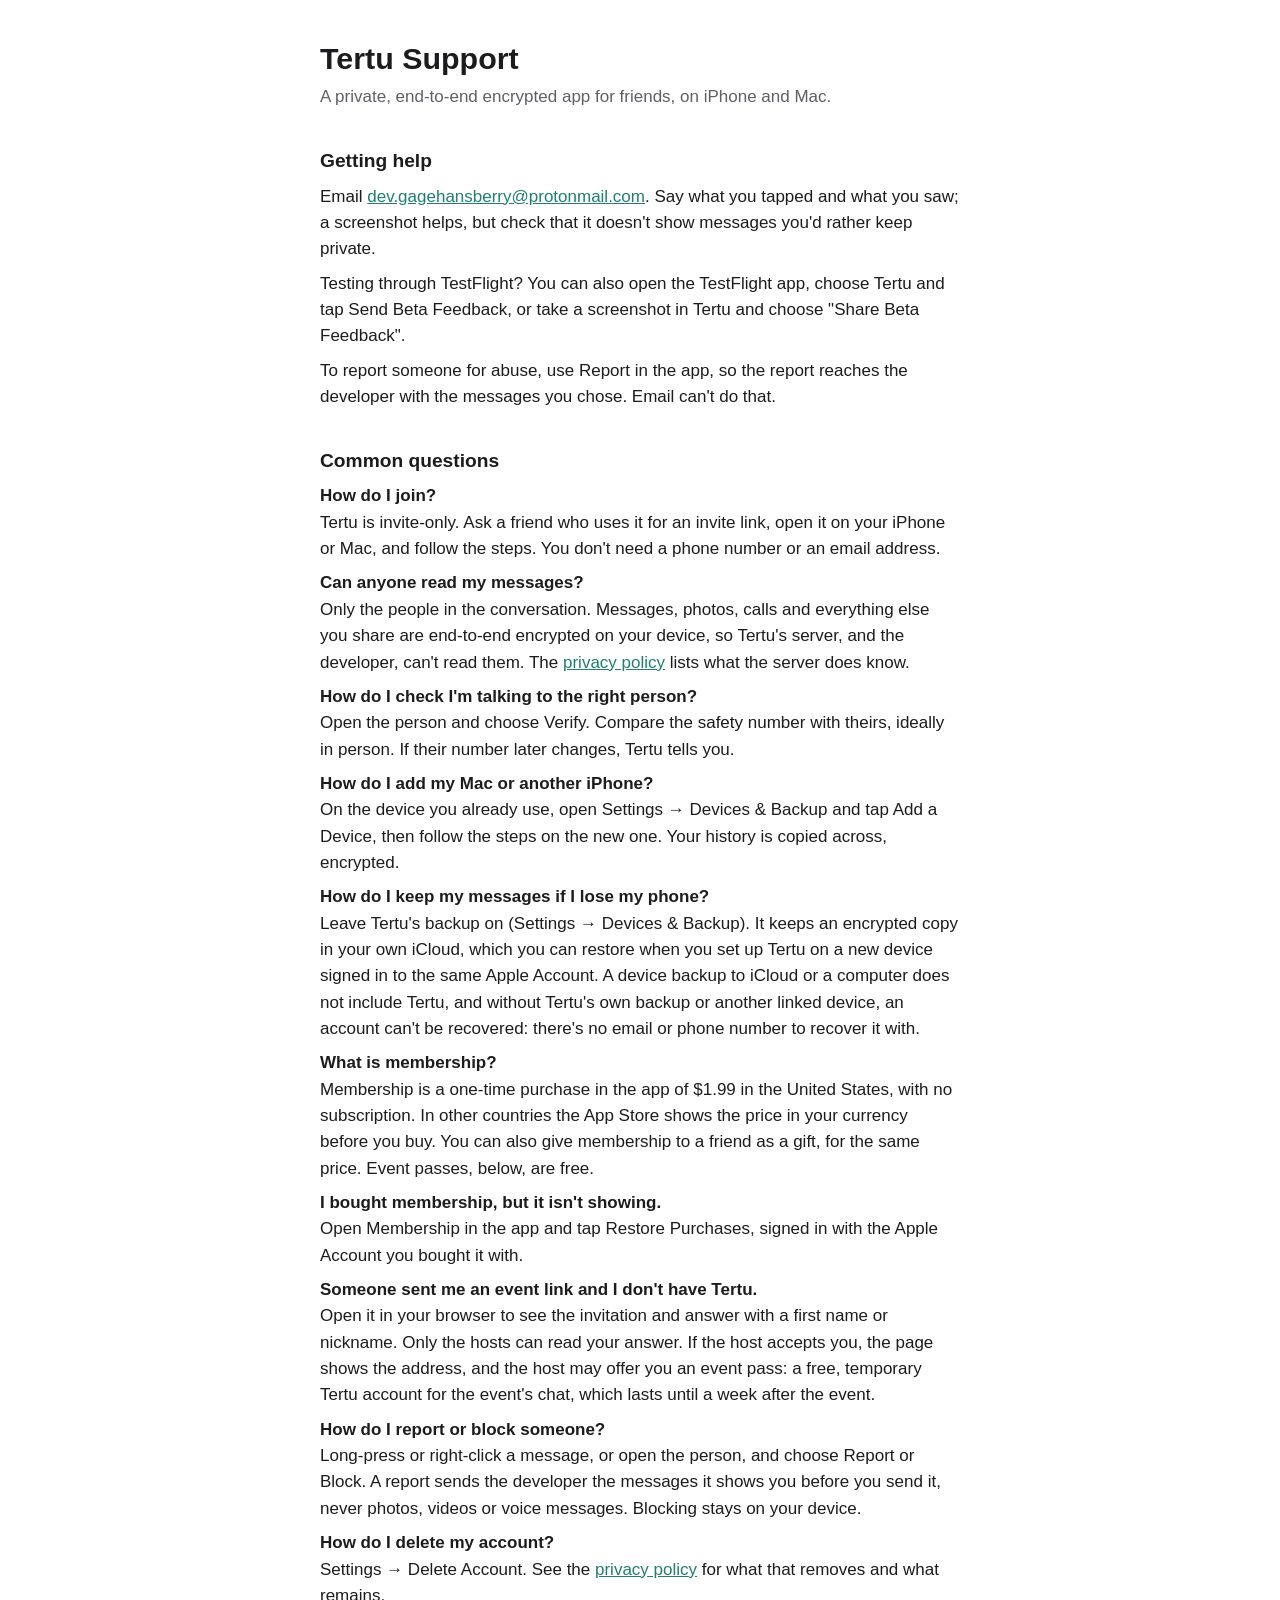
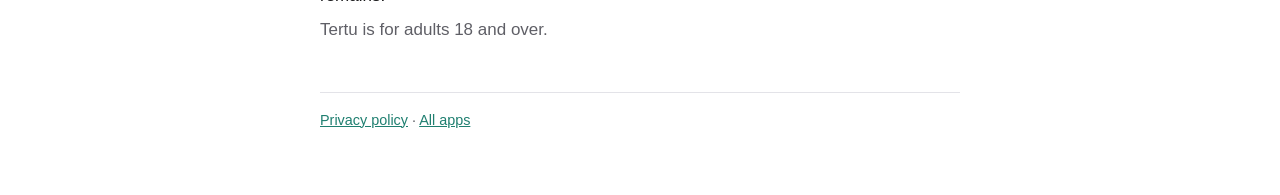
<file: tertu/support/index.html>
<!doctype html>
<html lang="en">
<head>
<meta charset="utf-8">
<meta name="viewport" content="width=device-width, initial-scale=1">
<title>Tertu Support</title>
<link rel="stylesheet" href="../../style.css">
</head>
<body>
<main>
<h1>Tertu Support</h1>
<p class="meta">A private, end-to-end encrypted app for friends, on iPhone and Mac.</p>

<h2>Getting help</h2>
<p>Email <a href="mailto:dev.gagehansberry@protonmail.com">dev.gagehansberry@protonmail.com</a>. Say what you tapped and what you saw; a screenshot helps, but check that it doesn't show messages you'd rather keep private.</p>
<p>Testing through TestFlight? You can also open the TestFlight app, choose Tertu and tap Send Beta Feedback, or take a screenshot in Tertu and choose "Share Beta Feedback".</p>
<p>To report someone for abuse, use Report in the app, so the report reaches the developer with the messages you chose. Email can't do that.</p>

<h2>Common questions</h2>

<p><strong>How do I join?</strong><br>
Tertu is invite-only. Ask a friend who uses it for an invite link, open it on your iPhone or Mac, and follow the steps. You don't need a phone number or an email address.</p>

<p><strong>Can anyone read my messages?</strong><br>
Only the people in the conversation. Messages, photos, calls and everything else you share are end-to-end encrypted on your device, so Tertu's server, and the developer, can't read them. The <a href="../privacy/">privacy policy</a> lists what the server does know.</p>

<p><strong>How do I check I'm talking to the right person?</strong><br>
Open the person and choose Verify. Compare the safety number with theirs, ideally in person. If their number later changes, Tertu tells you.</p>

<p><strong>How do I add my Mac or another iPhone?</strong><br>
On the device you already use, open Settings → Devices &amp; Backup and tap Add a Device, then follow the steps on the new one. Your history is copied across, encrypted.</p>

<p><strong>How do I keep my messages if I lose my phone?</strong><br>
Leave Tertu's backup on (Settings → Devices &amp; Backup). It keeps an encrypted copy in your own iCloud, which you can restore when you set up Tertu on a new device signed in to the same Apple Account. A device backup to iCloud or a computer does not include Tertu, and without Tertu's own backup or another linked device, an account can't be recovered: there's no email or phone number to recover it with.</p>

<p><strong>What is membership?</strong><br>
Membership is a one-time purchase in the app of $1.99 in the United States, with no subscription. In other countries the App Store shows the price in your currency before you buy. You can also give membership to a friend as a gift, for the same price. Event passes, below, are free.</p>

<p><strong>I bought membership, but it isn't showing.</strong><br>
Open Membership in the app and tap Restore Purchases, signed in with the Apple Account you bought it with.</p>

<p><strong>Someone sent me an event link and I don't have Tertu.</strong><br>
Open it in your browser to see the invitation and answer with a first name or nickname. Only the hosts can read your answer. If the host accepts you, the page shows the address, and the host may offer you an event pass: a free, temporary Tertu account for the event's chat, which lasts until a week after the event.</p>

<p><strong>How do I report or block someone?</strong><br>
Long-press or right-click a message, or open the person, and choose Report or Block. A report sends the developer the messages it shows you before you send it, never photos, videos or voice messages. Blocking stays on your device.</p>

<p><strong>How do I delete my account?</strong><br>
Settings → Delete Account. See the <a href="../privacy/">privacy policy</a> for what that removes and what remains.</p>

<p class="meta">Tertu is for adults 18 and over.</p>

<footer><a href="../privacy/">Privacy policy</a> · <a href="../../">All apps</a></footer>
</main>
</body>
</html>
</file>
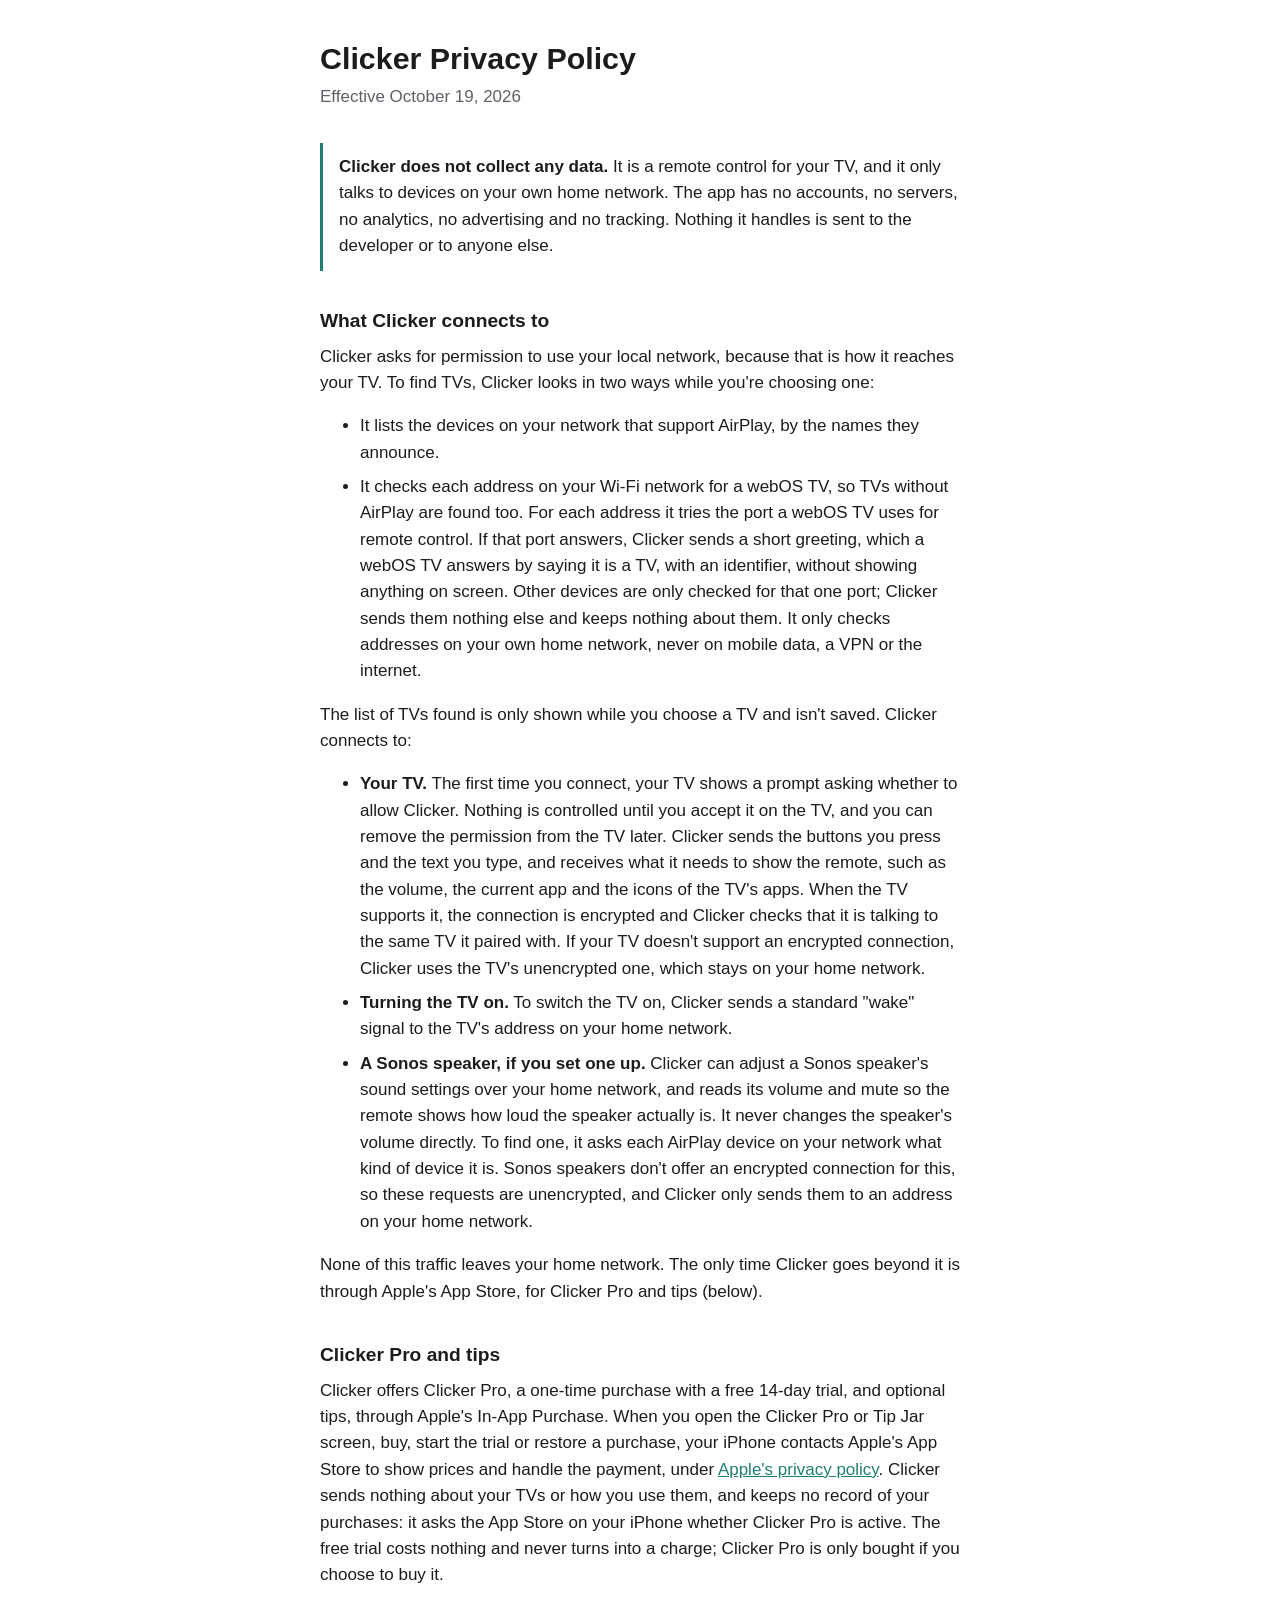
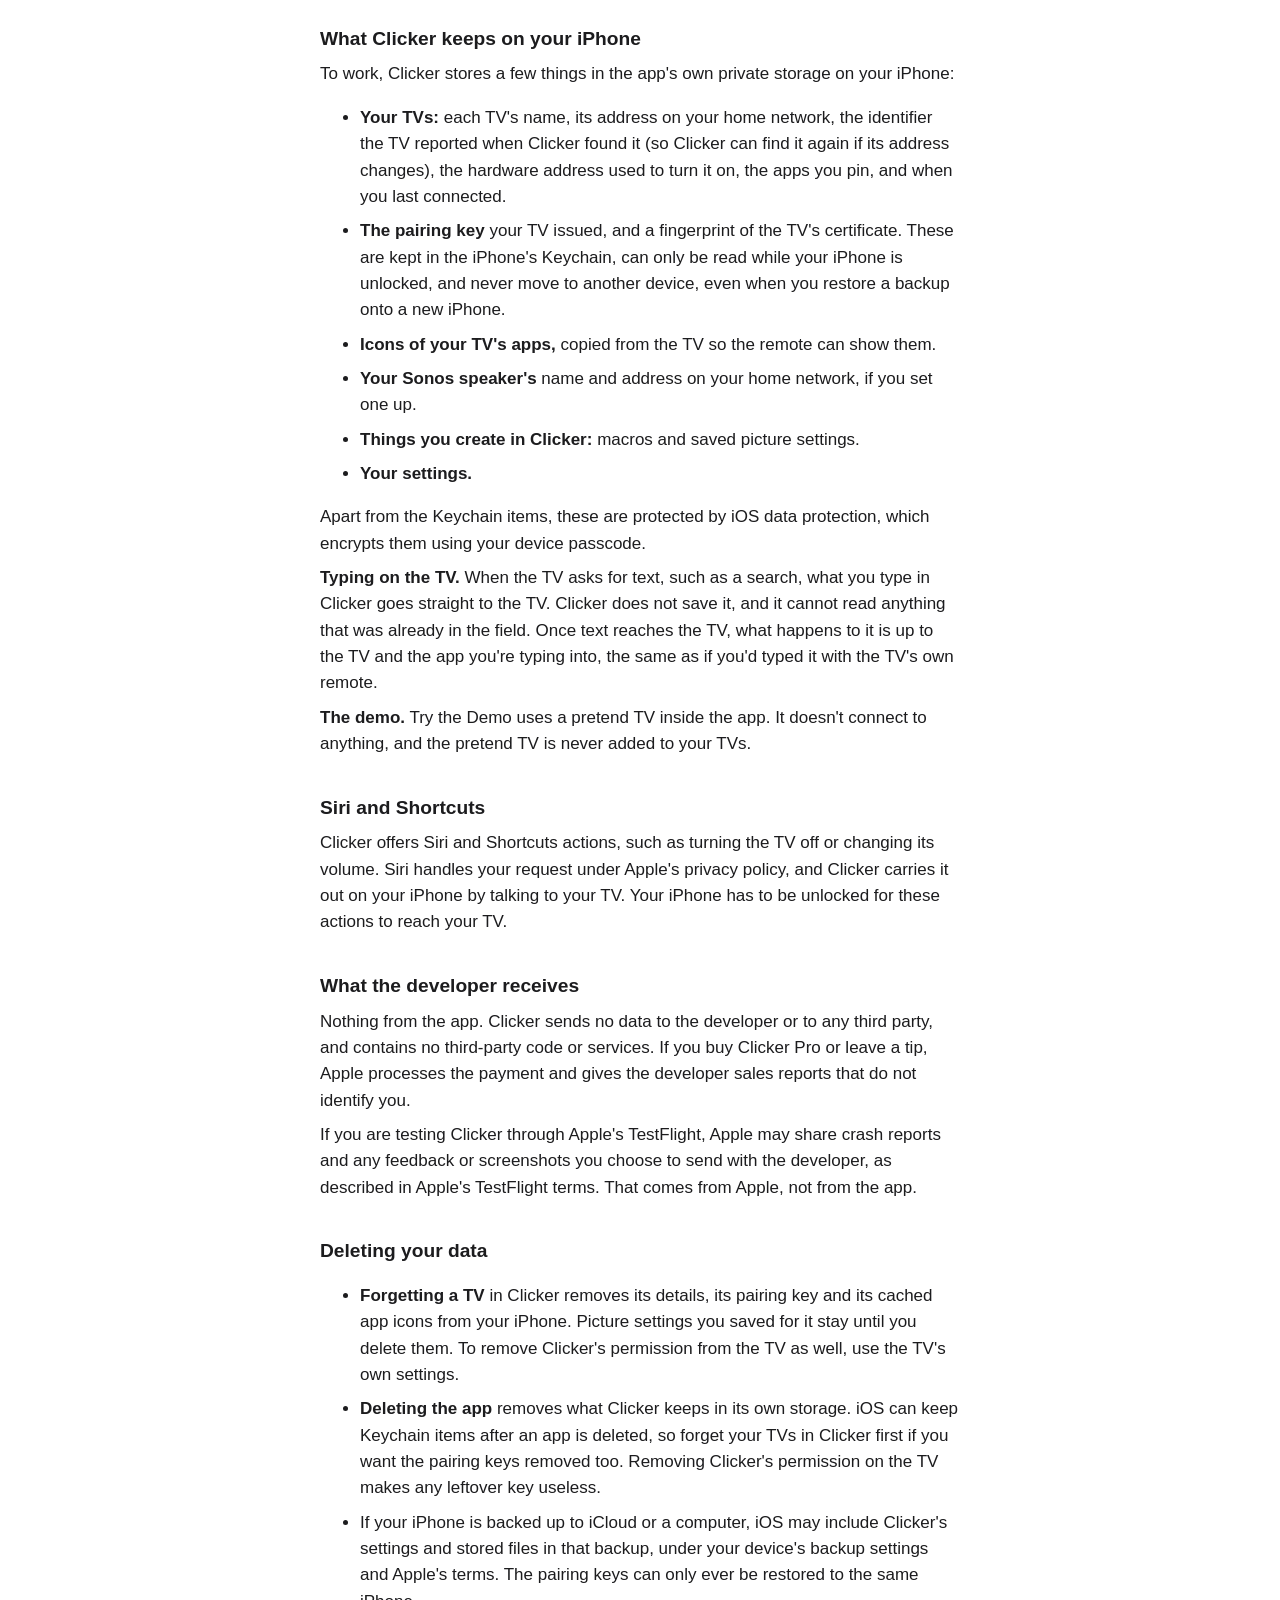
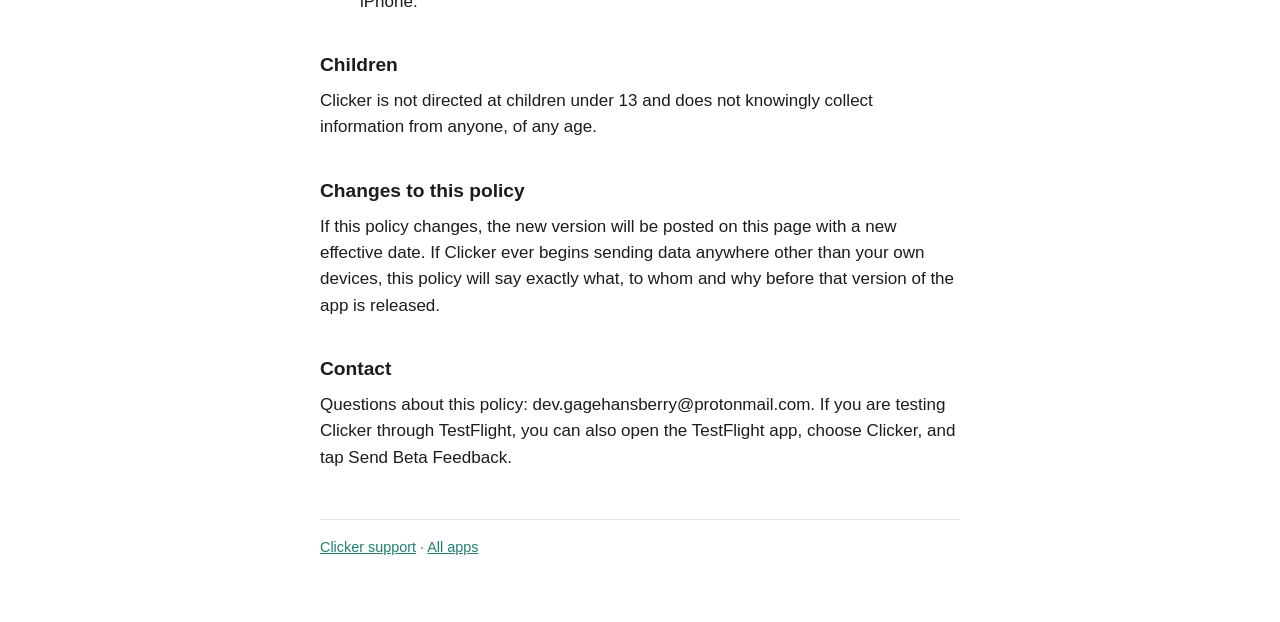
<file: tv-remote/privacy/index.html>
<!doctype html>
<html lang="en">
<head>
<meta charset="utf-8">
<meta name="viewport" content="width=device-width, initial-scale=1">
<title>Clicker Privacy Policy</title>
<link rel="stylesheet" href="../../style.css">
</head>
<body>
<main>
<h1>Clicker Privacy Policy</h1>
<p class="meta">Effective October 19, 2026</p>

<div class="summary">
<p><strong>Clicker does not collect any data.</strong> It is a remote control for your TV, and it only talks to devices on your own home network. The app has no accounts, no servers, no analytics, no advertising and no tracking. Nothing it handles is sent to the developer or to anyone else.</p>
</div>

<h2>What Clicker connects to</h2>
<p>Clicker asks for permission to use your local network, because that is how it reaches your TV. To find TVs, Clicker looks in two ways while you're choosing one:</p>
<ul>
<li>It lists the devices on your network that support AirPlay, by the names they announce.</li>
<li>It checks each address on your Wi‑Fi network for a webOS TV, so TVs without AirPlay are found too. For each address it tries the port a webOS TV uses for remote control. If that port answers, Clicker sends a short greeting, which a webOS TV answers by saying it is a TV, with an identifier, without showing anything on screen. Other devices are only checked for that one port; Clicker sends them nothing else and keeps nothing about them. It only checks addresses on your own home network, never on mobile data, a VPN or the internet.</li>
</ul>
<p>The list of TVs found is only shown while you choose a TV and isn't saved. Clicker connects to:</p>
<ul>
<li><strong>Your TV.</strong> The first time you connect, your TV shows a prompt asking whether to allow Clicker. Nothing is controlled until you accept it on the TV, and you can remove the permission from the TV later. Clicker sends the buttons you press and the text you type, and receives what it needs to show the remote, such as the volume, the current app and the icons of the TV's apps. When the TV supports it, the connection is encrypted and Clicker checks that it is talking to the same TV it paired with. If your TV doesn't support an encrypted connection, Clicker uses the TV's unencrypted one, which stays on your home network.</li>
<li><strong>Turning the TV on.</strong> To switch the TV on, Clicker sends a standard "wake" signal to the TV's address on your home network.</li>
<li><strong>A Sonos speaker, if you set one up.</strong> Clicker can adjust a Sonos speaker's sound settings over your home network, and reads its volume and mute so the remote shows how loud the speaker actually is. It never changes the speaker's volume directly. To find one, it asks each AirPlay device on your network what kind of device it is. Sonos speakers don't offer an encrypted connection for this, so these requests are unencrypted, and Clicker only sends them to an address on your home network.</li>
</ul>
<p>None of this traffic leaves your home network. The only time Clicker goes beyond it is through Apple's App Store, for Clicker Pro and tips (below).</p>

<h2>Clicker Pro and tips</h2>
<p>Clicker offers Clicker Pro, a one-time purchase with a free 14-day trial, and optional tips, through Apple's In-App Purchase. When you open the Clicker Pro or Tip Jar screen, buy, start the trial or restore a purchase, your iPhone contacts Apple's App Store to show prices and handle the payment, under <a href="https://www.apple.com/legal/privacy/">Apple's privacy policy</a>. Clicker sends nothing about your TVs or how you use them, and keeps no record of your purchases: it asks the App Store on your iPhone whether Clicker Pro is active. The free trial costs nothing and never turns into a charge; Clicker Pro is only bought if you choose to buy it.</p>

<h2>What Clicker keeps on your iPhone</h2>
<p>To work, Clicker stores a few things in the app's own private storage on your iPhone:</p>
<ul>
<li><strong>Your TVs:</strong> each TV's name, its address on your home network, the identifier the TV reported when Clicker found it (so Clicker can find it again if its address changes), the hardware address used to turn it on, the apps you pin, and when you last connected.</li>
<li><strong>The pairing key</strong> your TV issued, and a fingerprint of the TV's certificate. These are kept in the iPhone's Keychain, can only be read while your iPhone is unlocked, and never move to another device, even when you restore a backup onto a new iPhone.</li>
<li><strong>Icons of your TV's apps,</strong> copied from the TV so the remote can show them.</li>
<li><strong>Your Sonos speaker's</strong> name and address on your home network, if you set one up.</li>
<li><strong>Things you create in Clicker:</strong> macros and saved picture settings.</li>
<li><strong>Your settings.</strong></li>
</ul>
<p>Apart from the Keychain items, these are protected by iOS data protection, which encrypts them using your device passcode.</p>
<p><strong>Typing on the TV.</strong> When the TV asks for text, such as a search, what you type in Clicker goes straight to the TV. Clicker does not save it, and it cannot read anything that was already in the field. Once text reaches the TV, what happens to it is up to the TV and the app you're typing into, the same as if you'd typed it with the TV's own remote.</p>

<p><strong>The demo.</strong> Try the Demo uses a pretend TV inside the app. It doesn't connect to anything, and the pretend TV is never added to your TVs.</p>

<h2>Siri and Shortcuts</h2>
<p>Clicker offers Siri and Shortcuts actions, such as turning the TV off or changing its volume. Siri handles your request under Apple's privacy policy, and Clicker carries it out on your iPhone by talking to your TV. Your iPhone has to be unlocked for these actions to reach your TV.</p>

<h2>What the developer receives</h2>
<p>Nothing from the app. Clicker sends no data to the developer or to any third party, and contains no third-party code or services. If you buy Clicker Pro or leave a tip, Apple processes the payment and gives the developer sales reports that do not identify you.</p>
<p>If you are testing Clicker through Apple's TestFlight, Apple may share crash reports and any feedback or screenshots you choose to send with the developer, as described in Apple's TestFlight terms. That comes from Apple, not from the app.</p>

<h2>Deleting your data</h2>
<ul>
<li><strong>Forgetting a TV</strong> in Clicker removes its details, its pairing key and its cached app icons from your iPhone. Picture settings you saved for it stay until you delete them. To remove Clicker's permission from the TV as well, use the TV's own settings.</li>
<li><strong>Deleting the app</strong> removes what Clicker keeps in its own storage. iOS can keep Keychain items after an app is deleted, so forget your TVs in Clicker first if you want the pairing keys removed too. Removing Clicker's permission on the TV makes any leftover key useless.</li>
<li>If your iPhone is backed up to iCloud or a computer, iOS may include Clicker's settings and stored files in that backup, under your device's backup settings and Apple's terms. The pairing keys can only ever be restored to the same iPhone.</li>
</ul>

<h2>Children</h2>
<p>Clicker is not directed at children under 13 and does not knowingly collect information from anyone, of any age.</p>

<h2>Changes to this policy</h2>
<p>If this policy changes, the new version will be posted on this page with a new effective date. If Clicker ever begins sending data anywhere other than your own devices, this policy will say exactly what, to whom and why before that version of the app is released.</p>

<h2>Contact</h2>
<p>Questions about this policy: dev.gagehansberry@protonmail.com. If you are testing Clicker through TestFlight, you can also open the TestFlight app, choose Clicker, and tap Send Beta Feedback.</p>

<footer><a href="../support/">Clicker support</a> · <a href="../../">All apps</a></footer>
</main>
</body>
</html>
</file>
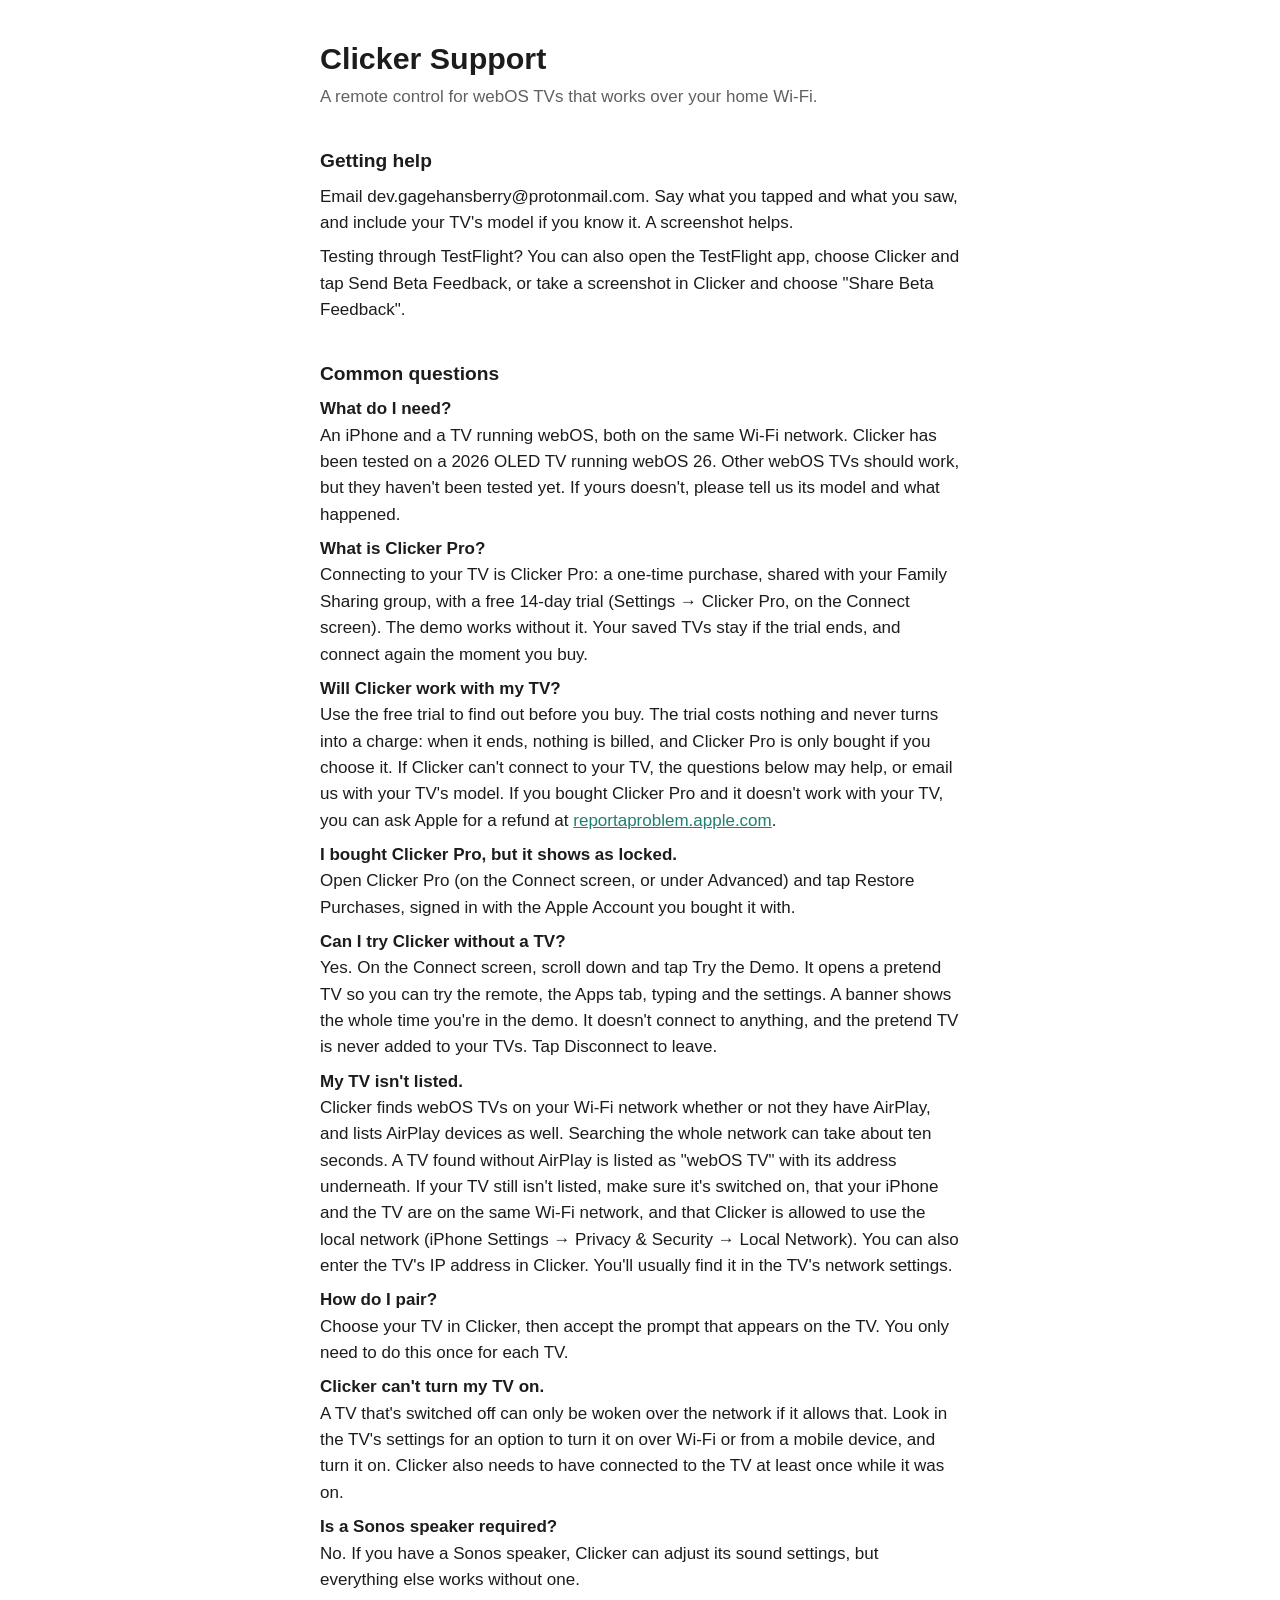
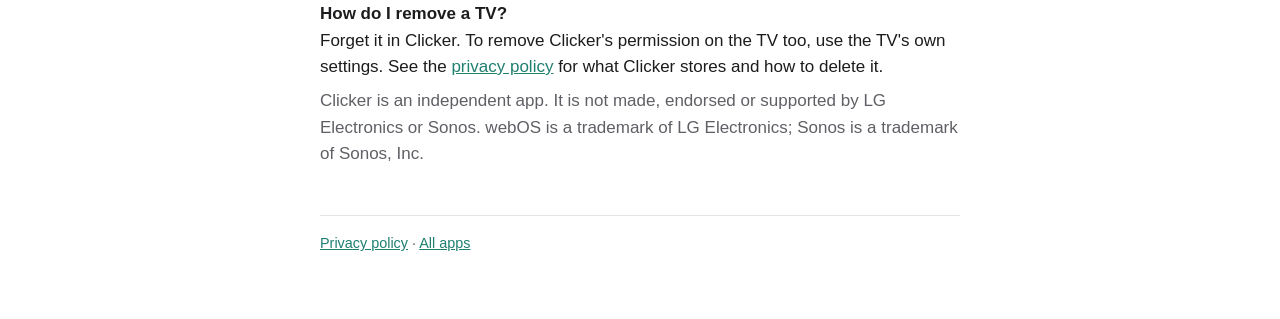
<file: tv-remote/support/index.html>
<!doctype html>
<html lang="en">
<head>
<meta charset="utf-8">
<meta name="viewport" content="width=device-width, initial-scale=1">
<title>Clicker Support</title>
<link rel="stylesheet" href="../../style.css">
</head>
<body>
<main>
<h1>Clicker Support</h1>
<p class="meta">A remote control for webOS TVs that works over your home Wi‑Fi.</p>

<h2>Getting help</h2>
<p>Email dev.gagehansberry@protonmail.com. Say what you tapped and what you saw, and include your TV's model if you know it. A screenshot helps.</p>
<p>Testing through TestFlight? You can also open the TestFlight app, choose Clicker and tap Send Beta Feedback, or take a screenshot in Clicker and choose "Share Beta Feedback".</p>

<h2>Common questions</h2>

<p><strong>What do I need?</strong><br>
An iPhone and a TV running webOS, both on the same Wi‑Fi network. Clicker has been tested on a 2026 OLED TV running webOS 26. Other webOS TVs should work, but they haven't been tested yet. If yours doesn't, please tell us its model and what happened.</p>

<p><strong>What is Clicker Pro?</strong><br>
Connecting to your TV is Clicker Pro: a one-time purchase, shared with your Family Sharing group, with a free 14-day trial (Settings → Clicker Pro, on the Connect screen). The demo works without it. Your saved TVs stay if the trial ends, and connect again the moment you buy.</p>

<p><strong>Will Clicker work with my TV?</strong><br>
Use the free trial to find out before you buy. The trial costs nothing and never turns into a charge: when it ends, nothing is billed, and Clicker Pro is only bought if you choose it. If Clicker can't connect to your TV, the questions below may help, or email us with your TV's model. If you bought Clicker Pro and it doesn't work with your TV, you can ask Apple for a refund at <a href="https://reportaproblem.apple.com">reportaproblem.apple.com</a>.</p>

<p><strong>I bought Clicker Pro, but it shows as locked.</strong><br>
Open Clicker Pro (on the Connect screen, or under Advanced) and tap Restore Purchases, signed in with the Apple Account you bought it with.</p>

<p><strong>Can I try Clicker without a TV?</strong><br>
Yes. On the Connect screen, scroll down and tap Try the Demo. It opens a pretend TV so you can try the remote, the Apps tab, typing and the settings. A banner shows the whole time you're in the demo. It doesn't connect to anything, and the pretend TV is never added to your TVs. Tap Disconnect to leave.</p>

<p><strong>My TV isn't listed.</strong><br>
Clicker finds webOS TVs on your Wi‑Fi network whether or not they have AirPlay, and lists AirPlay devices as well. Searching the whole network can take about ten seconds. A TV found without AirPlay is listed as "webOS TV" with its address underneath. If your TV still isn't listed, make sure it's switched on, that your iPhone and the TV are on the same Wi‑Fi network, and that Clicker is allowed to use the local network (iPhone Settings → Privacy &amp; Security → Local Network). You can also enter the TV's IP address in Clicker. You'll usually find it in the TV's network settings.</p>

<p><strong>How do I pair?</strong><br>
Choose your TV in Clicker, then accept the prompt that appears on the TV. You only need to do this once for each TV.</p>

<p><strong>Clicker can't turn my TV on.</strong><br>
A TV that's switched off can only be woken over the network if it allows that. Look in the TV's settings for an option to turn it on over Wi‑Fi or from a mobile device, and turn it on. Clicker also needs to have connected to the TV at least once while it was on.</p>

<p><strong>Is a Sonos speaker required?</strong><br>
No. If you have a Sonos speaker, Clicker can adjust its sound settings, but everything else works without one.</p>

<p><strong>How do I remove a TV?</strong><br>
Forget it in Clicker. To remove Clicker's permission on the TV too, use the TV's own settings. See the <a href="../privacy/">privacy policy</a> for what Clicker stores and how to delete it.</p>

<p class="meta">Clicker is an independent app. It is not made, endorsed or supported by LG Electronics or Sonos. webOS is a trademark of LG Electronics; Sonos is a trademark of Sonos, Inc.</p>

<footer><a href="../privacy/">Privacy policy</a> · <a href="../../">All apps</a></footer>
</main>
</body>
</html>
</file>
<file: style.css>
:root {
  --text: #1c1c1e;
  --muted: #5f5f66;
  --bg: #ffffff;
  --rule: #e3e3e8;
  --accent: #1f7f70;
}
@media (prefers-color-scheme: dark) {
  :root {
    --text: #f2f2f7;
    --muted: #a1a1aa;
    --bg: #111113;
    --rule: #2c2c30;
    --accent: #2fb8a2;
  }
}
* { box-sizing: border-box; }
body {
  margin: 0;
  background: var(--bg);
  color: var(--text);
  font: 17px/1.55 -apple-system, BlinkMacSystemFont, "Segoe UI", Roboto, sans-serif;
}
main { max-width: 42rem; margin: 0 auto; padding: 2.5rem 1rem 4rem; }
h1 { font-size: 1.9rem; line-height: 1.2; margin: 0 0 .3rem; }
h2 { font-size: 1.2rem; margin: 2.2rem 0 .5rem; }
p, li { margin: .5rem 0; }
.meta { color: var(--muted); margin-bottom: 2rem; }
.summary {
  border-left: 3px solid var(--accent);
  padding: .2rem 0 .2rem 1rem;
  margin: 1.5rem 0;
}
a { color: var(--accent); }
footer { margin-top: 3rem; padding-top: 1rem; border-top: 1px solid var(--rule); color: var(--muted); font-size: .9rem; }

/* Home page app cards */
.apps { list-style: none; padding: 0; margin: 2rem 0 0; display: grid; gap: 14px; }
.app {
  display: grid; grid-template-columns: 64px 1fr; gap: 4px 16px; align-items: center;
  padding: 16px; border: 1px solid var(--rule); border-radius: 18px;
}
.app img { grid-row: span 3; width: 64px; height: 64px; border-radius: 22%; }
.app h2 { margin: 0; font-size: 1.15rem; }
.app h2 a { color: var(--text); text-decoration: none; }
.app h2 a:hover { color: var(--accent); }
.app .meta { margin: 0; }
.app .links { margin: 0; font-size: .95rem; }
.app.featured { border-color: var(--accent); }

/* A card with a page: the heading link covers the whole card, and the
   policy links sit above it so they still work on their own. */
.app { position: relative; transition: border-color .15s, box-shadow .15s; }
.app h2 a::after { content: ""; position: absolute; inset: 0; border-radius: 18px; }
.app .links a { position: relative; z-index: 1; }
.app:has(h2 a):hover { box-shadow: 0 4px 18px rgba(0, 0, 0, .08); }
.app h2 a:focus-visible { outline: none; }
.app:has(h2 a:focus-visible) { outline: 2px solid var(--accent); outline-offset: 2px; }
</file>
<file: cream/cream.css>
/* Cream product page. Self-contained: no web fonts, no third-party files. */

:root {
  --page: #f7f2e8;
  --page-2: #efe6d3;
  --card: #fffbf3;
  --ink: #102e29;
  --text: #24302d;
  --muted: #5d6763;
  --teal: #187a6b;
  --teal-2: #2fb8a2;
  --mint: #78cdb8;
  --track: #e4dccb;
  --rule: #e2d8c4;
  --shadow: 0 1px 2px rgba(40, 52, 46, .06), 0 12px 32px rgba(40, 52, 46, .12);
  --radius: 22px;
  color-scheme: light dark;
}
@media (prefers-color-scheme: dark) {
  :root {
    --page: #07110f;
    --page-2: #0c1a17;
    --card: #12201d;
    --ink: #f3eee3;
    --text: #e3ddd1;
    --muted: #a3ada8;
    --teal: #2fb8a2;
    --teal-2: #5fd3bf;
    --mint: #3f8f7f;
    --track: #24332f;
    --rule: #22312d;
    --shadow: 0 1px 2px rgba(0, 0, 0, .4), 0 12px 32px rgba(0, 0, 0, .45);
  }
}

* { box-sizing: border-box; }
html { scroll-behavior: smooth; }
@media (prefers-reduced-motion: reduce) { html { scroll-behavior: auto; } }
body {
  margin: 0;
  background: var(--page);
  color: var(--text);
  font: 17px/1.55 -apple-system, BlinkMacSystemFont, "SF Pro Text", "Segoe UI", Roboto, sans-serif;
  -webkit-font-smoothing: antialiased;
  overflow-x: hidden;
}
img, video { max-width: 100%; height: auto; display: block; }
a { color: var(--teal); }
h1, h2, h3 { color: var(--ink); line-height: 1.1; letter-spacing: -.02em; margin: 0; }
h1 { font-size: clamp(2.4rem, 6vw, 4.2rem); font-weight: 800; }
h2 { font-size: clamp(1.9rem, 4.2vw, 2.9rem); font-weight: 800; }
h3 { font-size: 1.25rem; font-weight: 700; letter-spacing: -.01em; }
.wrap { max-width: 1120px; margin: 0 auto; padding: 0 20px; }
.eyebrow {
  color: var(--teal); font-weight: 700; font-size: .78rem;
  letter-spacing: .16em; text-transform: uppercase; margin: 0 0 .8rem;
}
.lead { font-size: 1.2rem; color: var(--muted); max-width: 34rem; }
.sr-only { position: absolute; width: 1px; height: 1px; overflow: hidden; clip: rect(0 0 0 0); white-space: nowrap; }

/* Nav */
.nav {
  position: sticky; top: 0; z-index: 10;
  background: color-mix(in srgb, var(--page) 82%, transparent);
  backdrop-filter: saturate(1.4) blur(14px);
  -webkit-backdrop-filter: saturate(1.4) blur(14px);
  border-bottom: 1px solid color-mix(in srgb, var(--rule) 60%, transparent);
}
.nav .wrap { display: flex; align-items: center; gap: 22px; height: 60px; }
.brand { display: flex; align-items: center; gap: 10px; color: var(--ink); text-decoration: none; font-weight: 800; font-size: 1.1rem; }
.brand img { width: 30px; height: 30px; border-radius: 22%; }
.nav ul { display: flex; gap: 22px; list-style: none; margin: 0 0 0 auto; padding: 0; }
.nav ul a { color: var(--muted); text-decoration: none; font-size: .95rem; }
.nav ul a:hover { color: var(--ink); }
@media (max-width: 640px) { .nav ul li.optional { display: none; } .nav ul { gap: 16px; } }

/* Background rings: the icon's gauge, as decoration */
.rings { position: absolute; inset: 0; pointer-events: none; overflow: hidden; z-index: 0; }
.rings svg { position: absolute; opacity: .09; color: var(--teal); }

/* Hero */
.hero { position: relative; padding: 64px 0 40px; }
.hero .wrap { position: relative; z-index: 1; display: grid; grid-template-columns: 1.1fr .9fr; gap: 40px; align-items: center; }
.hero h1 span { color: var(--teal); }
.hero .lead { margin: 1.2rem 0 1.8rem; }
.cta { display: flex; flex-wrap: wrap; gap: 12px; align-items: center; }
.pill {
  display: inline-flex; align-items: center; gap: 8px;
  padding: 12px 20px; border-radius: 999px; font-weight: 700; text-decoration: none;
}
.pill.solid { background: var(--ink); color: var(--page); }
.pill.ghost { color: var(--teal); border: 1.5px solid color-mix(in srgb, var(--teal) 50%, transparent); }
.trust { display: flex; flex-wrap: wrap; gap: 8px 18px; margin: 1.6rem 0 0; padding: 0; list-style: none; color: var(--muted); font-size: .95rem; }
.trust li::before { content: "✓"; color: var(--teal); font-weight: 800; margin-right: 6px; }
.hero-video { justify-self: center; width: min(360px, 100%); }
.hero-video video {
  width: 100%; height: auto; border-radius: 28px;
  box-shadow: var(--shadow);
}
@media (max-width: 860px) {
  .hero .wrap { grid-template-columns: 1fr; text-align: left; }
  .hero-video { width: min(320px, 86%); }
}

/* Sections */
section { position: relative; padding: 88px 0; }
.center { text-align: center; }
.center .lead { margin: 1rem auto 0; }
.alt { background: var(--page-2); }

/* Demo */
.demo {
  display: grid; grid-template-columns: 1fr 1fr; gap: 28px; align-items: center;
  margin-top: 44px; background: var(--card); border-radius: 28px; padding: 32px;
  box-shadow: var(--shadow);
}
@media (max-width: 860px) { .demo { grid-template-columns: 1fr; padding: 22px; } }
.field { margin: 0 0 18px; }
.field label { display: flex; justify-content: space-between; font-weight: 600; color: var(--ink); margin-bottom: 6px; }
.field label output { color: var(--muted); font-weight: 500; }
.money {
  display: flex; align-items: center; background: var(--page); border: 1px solid var(--rule);
  border-radius: 14px; padding: 0 14px;
}
.money span { color: var(--muted); font-weight: 600; }
.money input {
  flex: 1; border: 0; background: transparent; color: var(--ink);
  font: 600 1.15rem/1 inherit; padding: 13px 8px; min-width: 0;
}
.money input:focus { outline: none; }
.money:focus-within { border-color: var(--teal); box-shadow: 0 0 0 3px color-mix(in srgb, var(--teal) 22%, transparent); }
input[type=range] { width: 100%; accent-color: var(--teal); }
.note { color: var(--muted); font-size: .9rem; margin: 6px 0 0; }
.gauge-card { text-align: center; }
.per-day-label { color: var(--muted); font-weight: 600; margin: 0; }
.per-day { font-size: clamp(2.8rem, 7vw, 4rem); font-weight: 800; color: var(--ink); letter-spacing: -.03em; margin: 2px 0 6px; font-variant-numeric: tabular-nums; }
.explain { color: var(--muted); font-size: .95rem; margin: 0 auto 10px; max-width: 26rem; min-height: 2.9em; }
.gauge { width: 100%; max-width: 360px; margin: 6px auto 0; }
.gauge text { fill: var(--ink); font-family: inherit; }
.gauge .small { fill: var(--muted); font-size: 11px; }
.legend { display: flex; justify-content: center; gap: 18px; color: var(--muted); font-size: .88rem; margin-top: 6px; }
.legend i { display: inline-block; width: 18px; height: 6px; border-radius: 3px; margin-right: 6px; vertical-align: middle; }
.arc { transition: stroke-dasharray .7s cubic-bezier(.2, .8, .2, 1); }
@media (prefers-reduced-motion: reduce) { .arc { transition: none; } }

/* Light / dark compare */
.compare {
  position: relative; width: min(340px, 86vw); margin: 44px auto 0; aspect-ratio: 1320 / 2868;
  border-radius: 40px; border: 10px solid #16181a; box-shadow: var(--shadow); overflow: hidden;
  touch-action: pan-y; user-select: none;
}
.compare img { position: absolute; inset: 0; width: 100%; height: 100%; object-fit: cover; }
.compare .dark { clip-path: inset(0 0 0 50%); }
.compare .handle {
  position: absolute; top: 0; bottom: 0; left: 50%; width: 3px; margin-left: -1.5px;
  background: #fff8ea; box-shadow: 0 0 0 1px rgba(0,0,0,.15);
}
.compare .handle::after {
  content: "‹ ›"; position: absolute; top: 50%; left: 50%; transform: translate(-50%, -50%);
  width: 44px; height: 44px; border-radius: 50%; background: #fff8ea; color: #102e29;
  display: grid; place-items: center; font-weight: 800; letter-spacing: 2px;
  box-shadow: 0 4px 14px rgba(0,0,0,.25);
}
.compare input { position: absolute; inset: 0; width: 100%; height: 100%; opacity: 0; cursor: ew-resize; margin: 0; }
.compare-labels { display: flex; justify-content: space-between; width: min(340px, 86vw); margin: 10px auto 0; color: var(--muted); font-size: .9rem; }

/* Features */
.feature { display: grid; grid-template-columns: 1fr 1fr; gap: 56px; align-items: center; margin-top: 96px; }
.feature:first-of-type { margin-top: 56px; }
.feature.flip .copy { order: 2; }
.feature h3 { font-size: clamp(1.6rem, 3.2vw, 2.2rem); font-weight: 800; letter-spacing: -.02em; margin: 0 0 .6rem; }
.feature .copy p { color: var(--muted); font-size: 1.1rem; }
.feature ul { padding-left: 1.1rem; color: var(--text); }
.feature li { margin: .35rem 0; }
@media (max-width: 860px) {
  .feature { grid-template-columns: 1fr; gap: 28px; margin-top: 72px; }
  .feature.flip .copy { order: 0; }
}
.phone {
  position: relative; width: min(300px, 78vw); margin: 0 auto;
  border-radius: 38px; border: 9px solid #16181a; box-shadow: var(--shadow); overflow: visible;
}
.phone > img { border-radius: 29px; }
.phone .callout {
  position: absolute; left: -14%; right: -14%; border-radius: 16px;
  box-shadow: 0 2px 4px rgba(40,52,46,.12), 0 18px 40px rgba(40,52,46,.22);
  border: 1px solid #e2d6bd;
}
.pair { display: flex; gap: 18px; justify-content: center; }
.pair .phone { width: min(230px, 42vw); }
.pair .phone:last-child { margin-top: 48px; }

/* Privacy */
.nots { list-style: none; padding: 0; margin: 40px auto 0; max-width: 34rem; text-align: left; }
.nots li {
  position: relative; font-size: clamp(1.3rem, 3.4vw, 1.8rem); font-weight: 700; color: var(--ink);
  padding: 14px 0 14px 52px; border-bottom: 1px solid var(--rule);
}
.nots li::before {
  content: "✕"; position: absolute; left: 6px; top: 50%; transform: translateY(-50%);
  width: 30px; height: 30px; border-radius: 50%; display: grid; place-items: center;
  font-size: .95rem; color: var(--page); background: var(--teal);
}
.nots li span {
  background: linear-gradient(var(--teal), var(--teal)) no-repeat 0 55% / 0 3px;
  transition: background-size .6s ease;
}
.nots li.in span { background-size: 100% 3px; }
@media (prefers-reduced-motion: reduce) { .nots li span { transition: none; background-size: 100% 3px; } }
.does { display: grid; grid-template-columns: repeat(3, 1fr); gap: 18px; margin-top: 48px; text-align: left; }
.does div { background: var(--card); border-radius: var(--radius); padding: 22px; box-shadow: var(--shadow); }
.does p { color: var(--muted); margin: .5rem 0 0; }
@media (max-width: 860px) { .does { grid-template-columns: 1fr; } }

/* Pricing */
.plans { display: grid; grid-template-columns: 1fr 1fr; gap: 22px; margin-top: 44px; text-align: left; }
@media (max-width: 860px) { .plans { grid-template-columns: 1fr; } }
.plan { background: var(--card); border-radius: 28px; padding: 30px; box-shadow: var(--shadow); }
.plan.plus { background: linear-gradient(160deg, #1a6d60, #0d4a41); color: #f3eee3; }
.plan.plus h3, .plan.plus .price { color: #fffaf0; }
.plan .price { font-size: 2.4rem; font-weight: 800; color: var(--ink); margin: .4rem 0 0; letter-spacing: -.02em; }
.plan .sub { color: var(--muted); margin: .2rem 0 1.2rem; }
.plan.plus .sub { color: #bfe3da; }
.plan ul { list-style: none; padding: 0; margin: 0; }
.plan li { padding: 7px 0 7px 28px; position: relative; }
.plan li::before { content: "✓"; position: absolute; left: 0; color: var(--teal); font-weight: 800; }
.plan.plus li::before { color: #9fe6d5; }

/* FAQ */
.faq { max-width: 44rem; margin: 40px auto 0; text-align: left; }
details { background: var(--card); border-radius: 18px; padding: 16px 20px; margin: 12px 0; box-shadow: var(--shadow); }
summary { font-weight: 700; color: var(--ink); cursor: pointer; }
details p { color: var(--muted); margin: .7rem 0 0; }

/* Footer */
footer { padding: 48px 0 64px; border-top: 1px solid var(--rule); color: var(--muted); font-size: .92rem; }
footer .wrap { display: flex; flex-wrap: wrap; gap: 12px 24px; justify-content: space-between; align-items: center; }
footer nav a { color: var(--muted); margin-right: 18px; }

/* Scroll reveal (only when JS runs; content is visible without it) */
.js .reveal { opacity: 0; transform: translateY(26px); transition: opacity .8s ease, transform .8s cubic-bezier(.2, .8, .2, 1); }
.js .reveal.in { opacity: 1; transform: none; }
@media (prefers-reduced-motion: reduce) { .js .reveal { opacity: 1; transform: none; transition: none; } }

/* The near-black phone frame disappears on the dark page: give it an edge. */
@media (prefers-color-scheme: dark) {
  .phone, .compare { border-color: #2b3532; }
}
</file>
